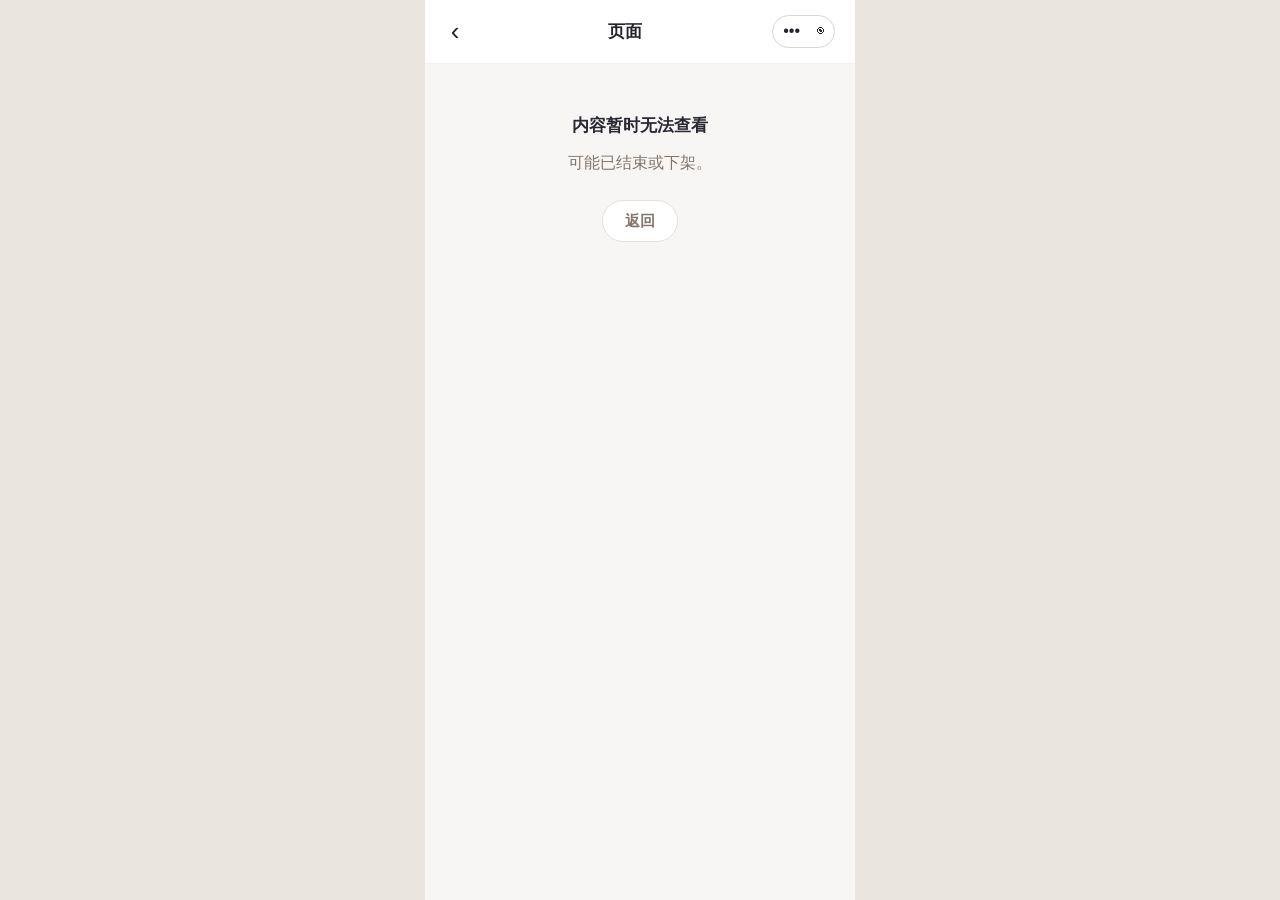
<file: index.html>
<!doctype html>
<html lang="zh-CN">
<head>
  <meta charset="utf-8">
  <meta name="viewport" content="width=device-width,initial-scale=1">
  <title>湖北青年有家 · 增长收敛版 v3.0</title>
  <meta name="description" content="增长收敛版 v3.0：每日轻任务、签到、答题、邀请好友、推荐成交与实物积分商城">
  <link rel="stylesheet" href="style.css">
  <link rel="stylesheet" href="ai-gift.css">
  <link rel="stylesheet" href="v3.css">
  <link rel="stylesheet" href="v4.css">
  <link rel="stylesheet" href="v4-room.css">
  <link rel="stylesheet" href="v4-commute-current.css">
  <link rel="stylesheet" href="doubao-gift.css">
  <link rel="stylesheet" href="growth-v3.css">
</head>
<body class="mobile-body">
  <main id="app" class="phone"></main>
  <div id="overlay"></div>
  <div id="toast" role="status"></div>
  <script src="data.js"></script>
  <script src="v3-data.js"></script>
  <script src="doubao-data.js"></script>
  <script src="admin2-data.js"></script>
  <script src="mini.js"></script>
  <script src="v3-mini.js"></script>
  <script src="v4-data.js"></script>
  <script src="v4-room.js"></script>
  <script src="v4-commute-current.js"></script>
  <script src="v4-mini.js"></script>
  <script src="doubao-gift.js"></script>
  <script src="admin2-client.js"></script>
  <script src="growth-data.js"></script>
  <script src="admin3-data.js"></script>
  <script src="growth-v3.js"></script>
  <script src="admin3-client.js"></script>
</body>
</html>
</file>
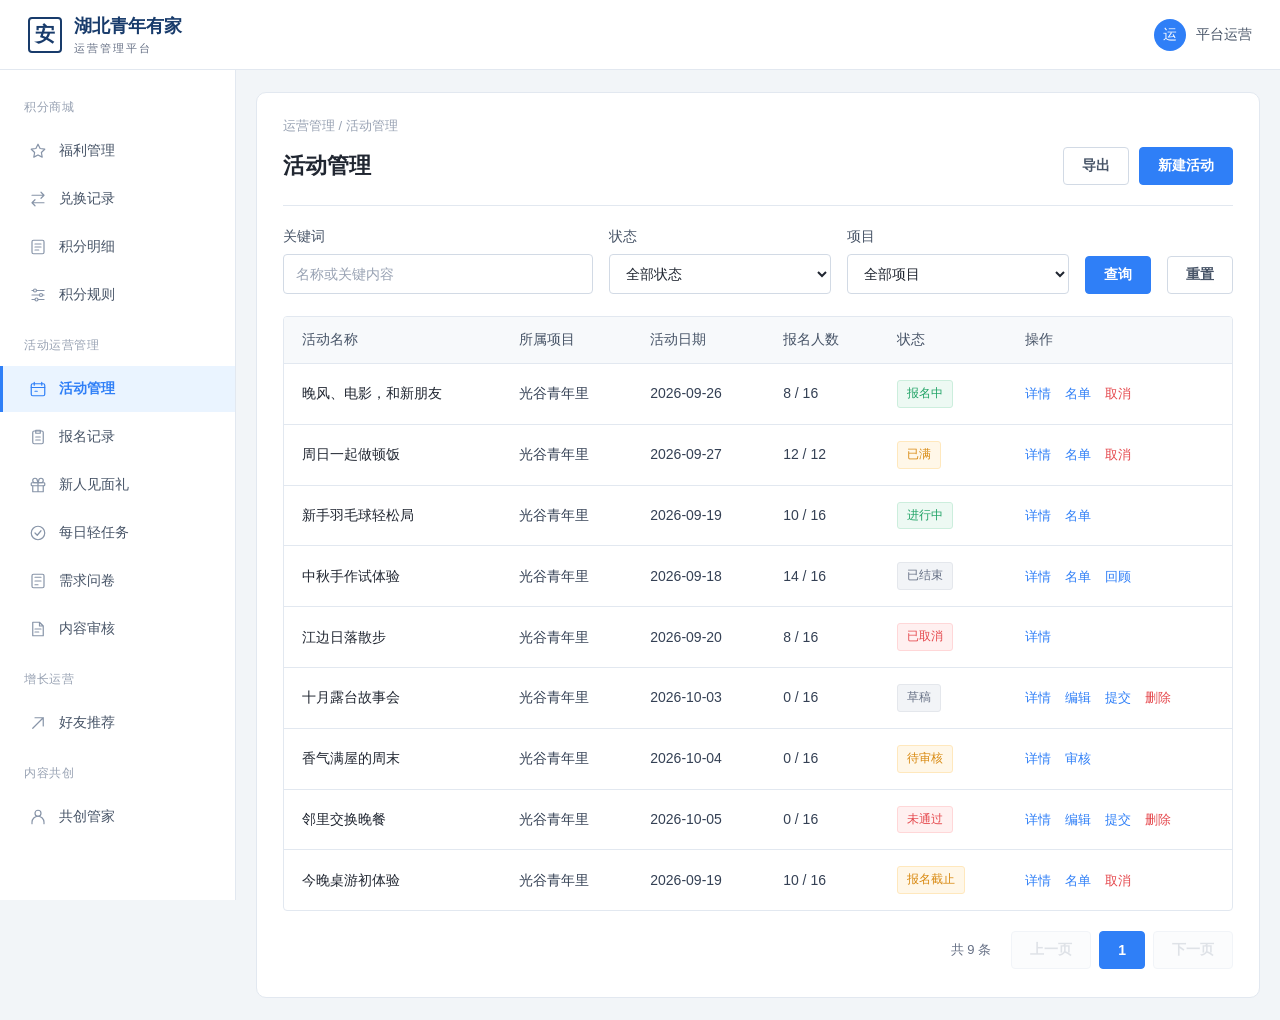
<file: admin-v2-before-growth.html>
<!doctype html>
<html lang="zh-CN">
<head>
  <meta charset="utf-8">
  <meta name="viewport" content="width=device-width,initial-scale=1">
  <title>后台管理 2.0 · 湖北青年有家</title>
  <meta name="description" content="湖北青年有家后台2.0：积分商城、活动运营管理、推荐成交、需求问卷与豆包新人礼">
  <link rel="stylesheet" href="style.css">
  <link rel="stylesheet" href="admin.css">
  <link rel="stylesheet" href="ai-gift.css">
  <link rel="stylesheet" href="v3-admin.css">
  <link rel="stylesheet" href="admin2.css">
</head>
<body class="admin-body">
  <div id="admin"></div>
  <div id="overlay"></div>
  <div id="toast" role="status"></div>
  <script src="data.js"></script>
  <script src="v3-data.js"></script>
  <script src="doubao-data.js"></script>
  <script src="admin2-data.js"></script>
  <script src="v3-admin.js"></script>
  <script src="admin.js"></script>
  <script src="admin2.js"></script>
</body>
</html>
</file>
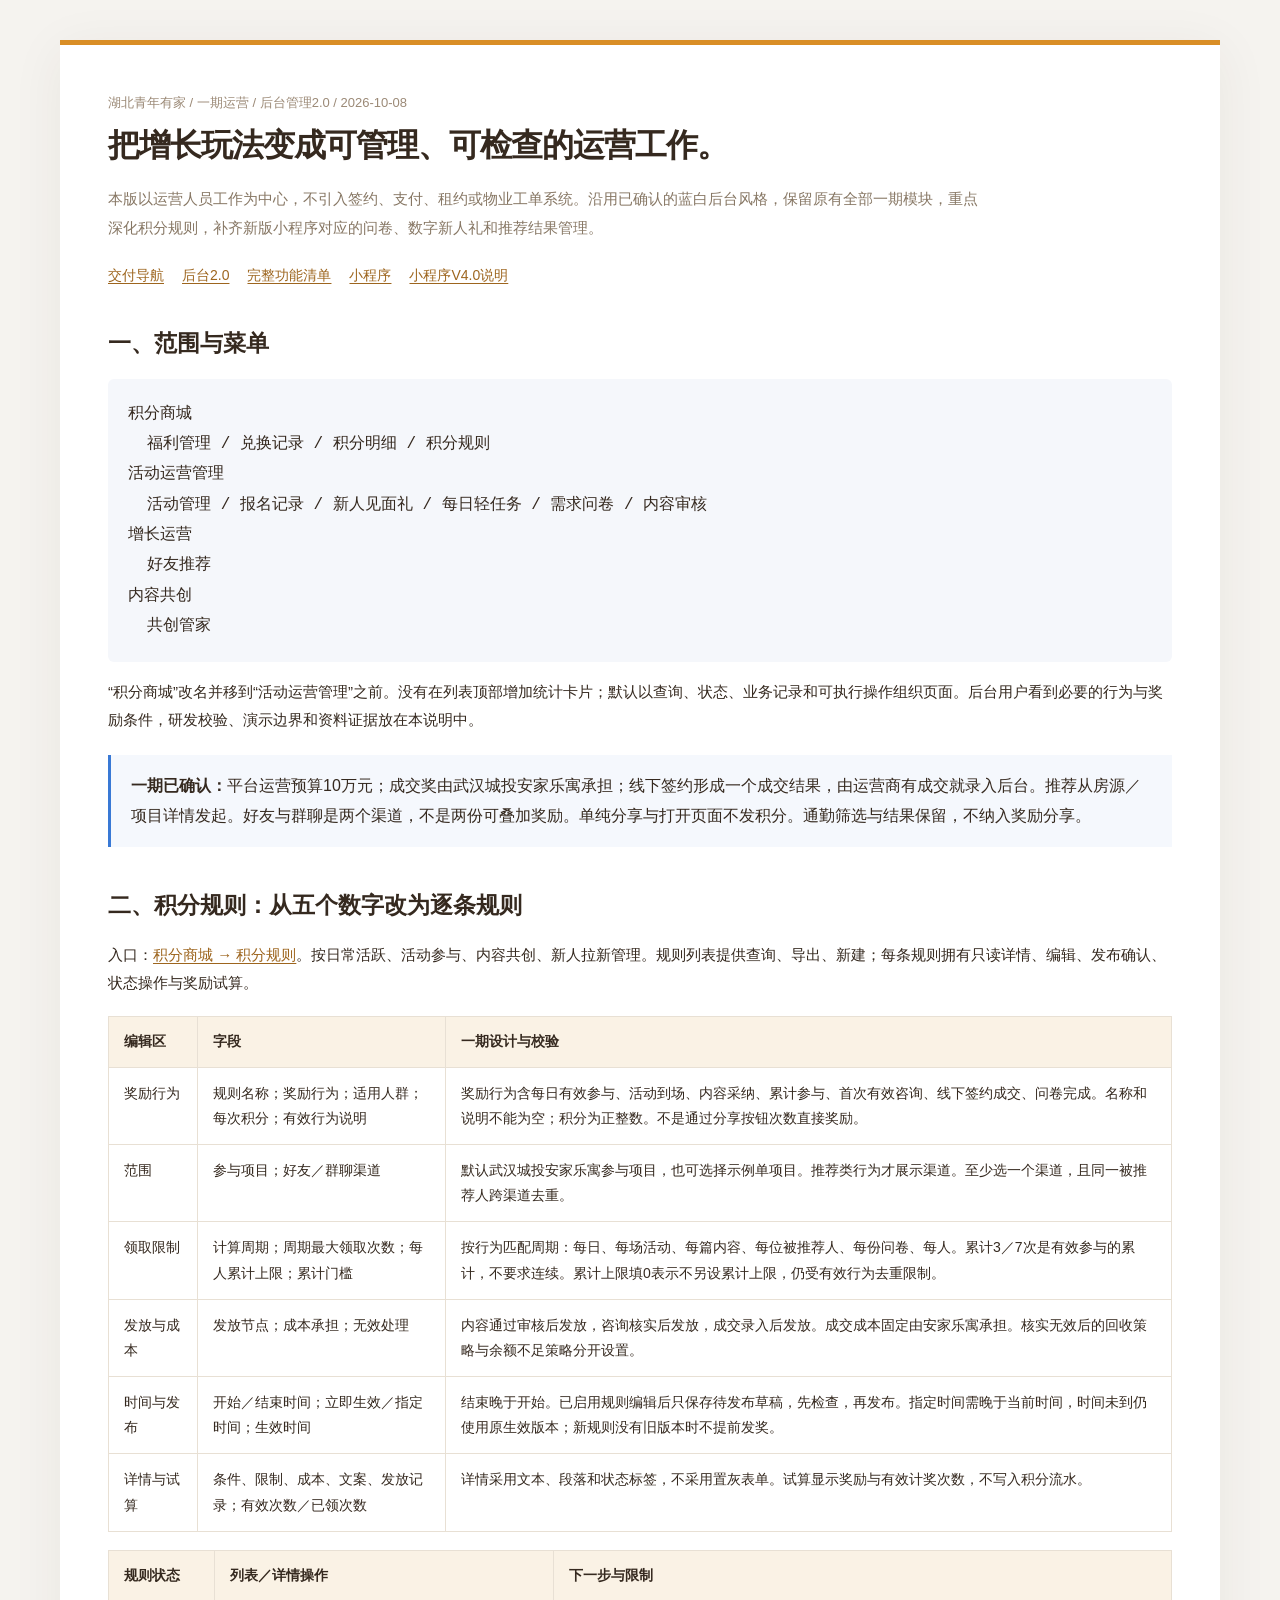
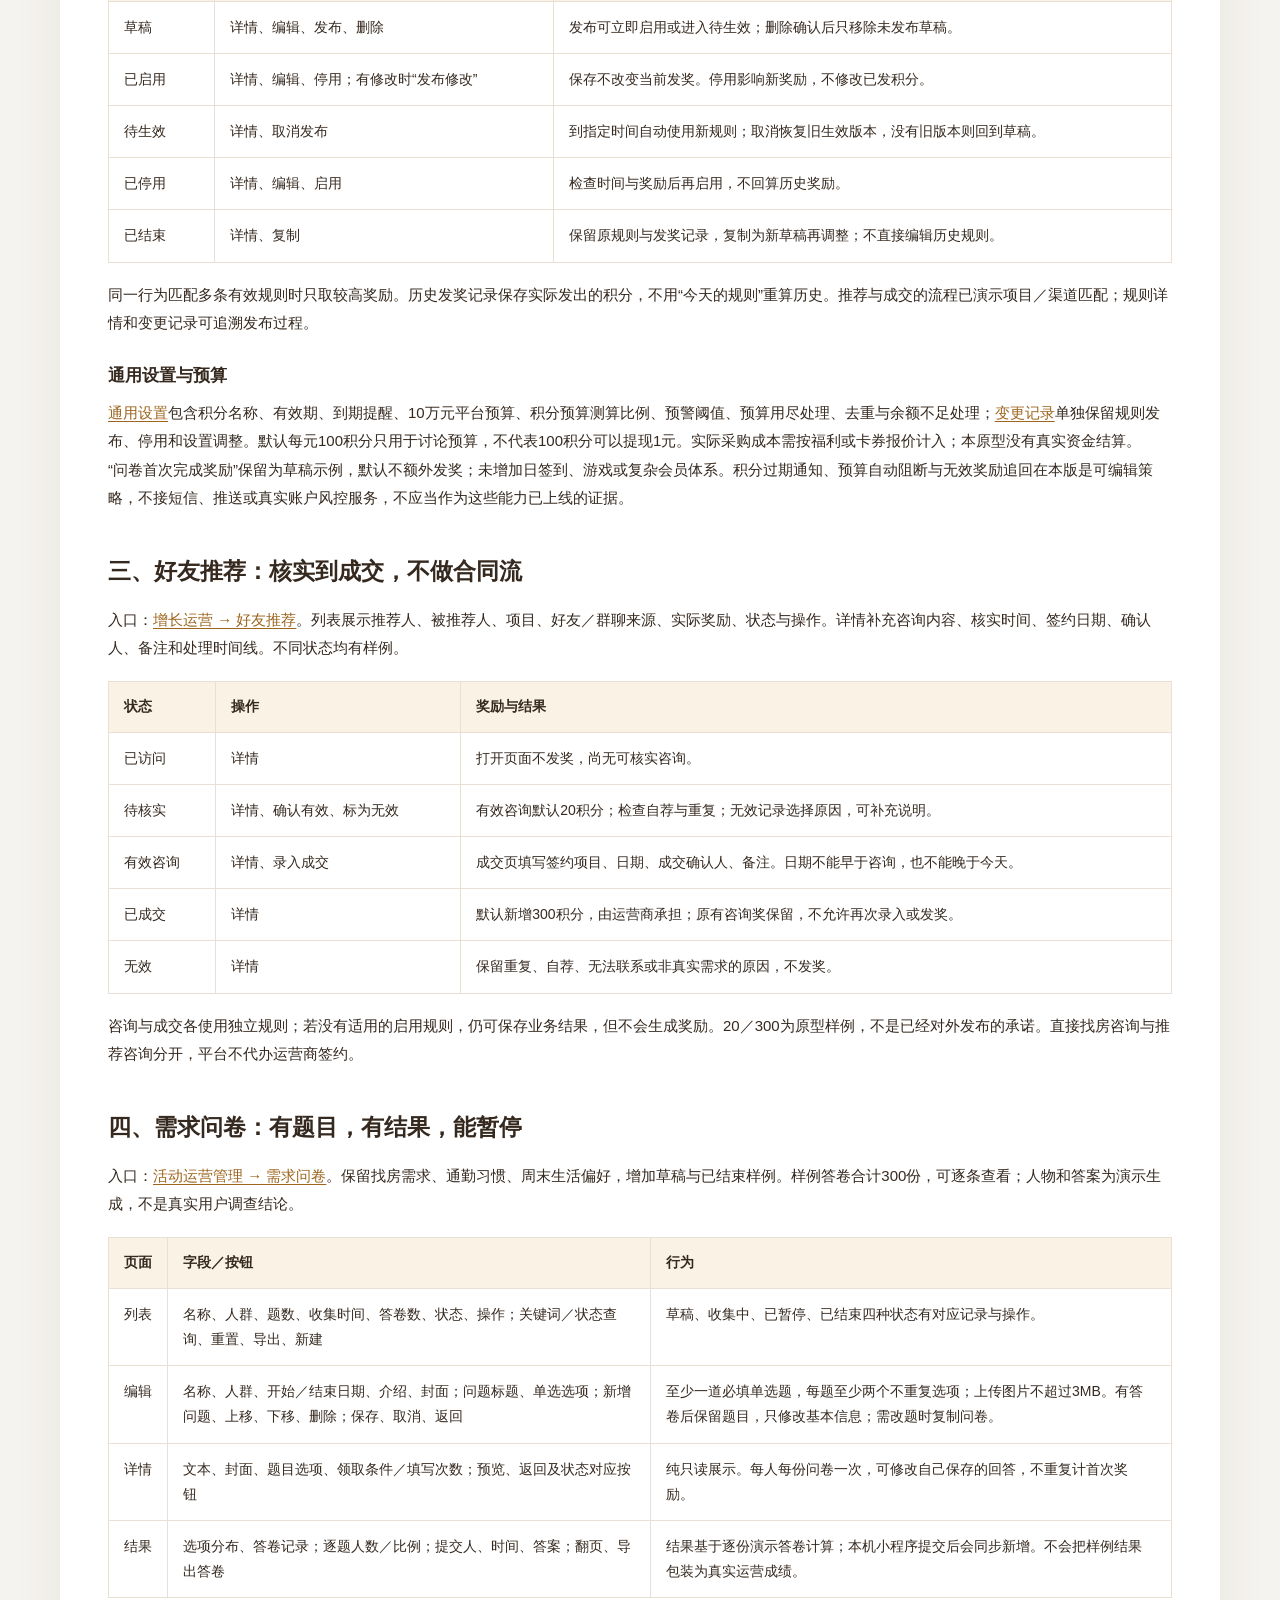
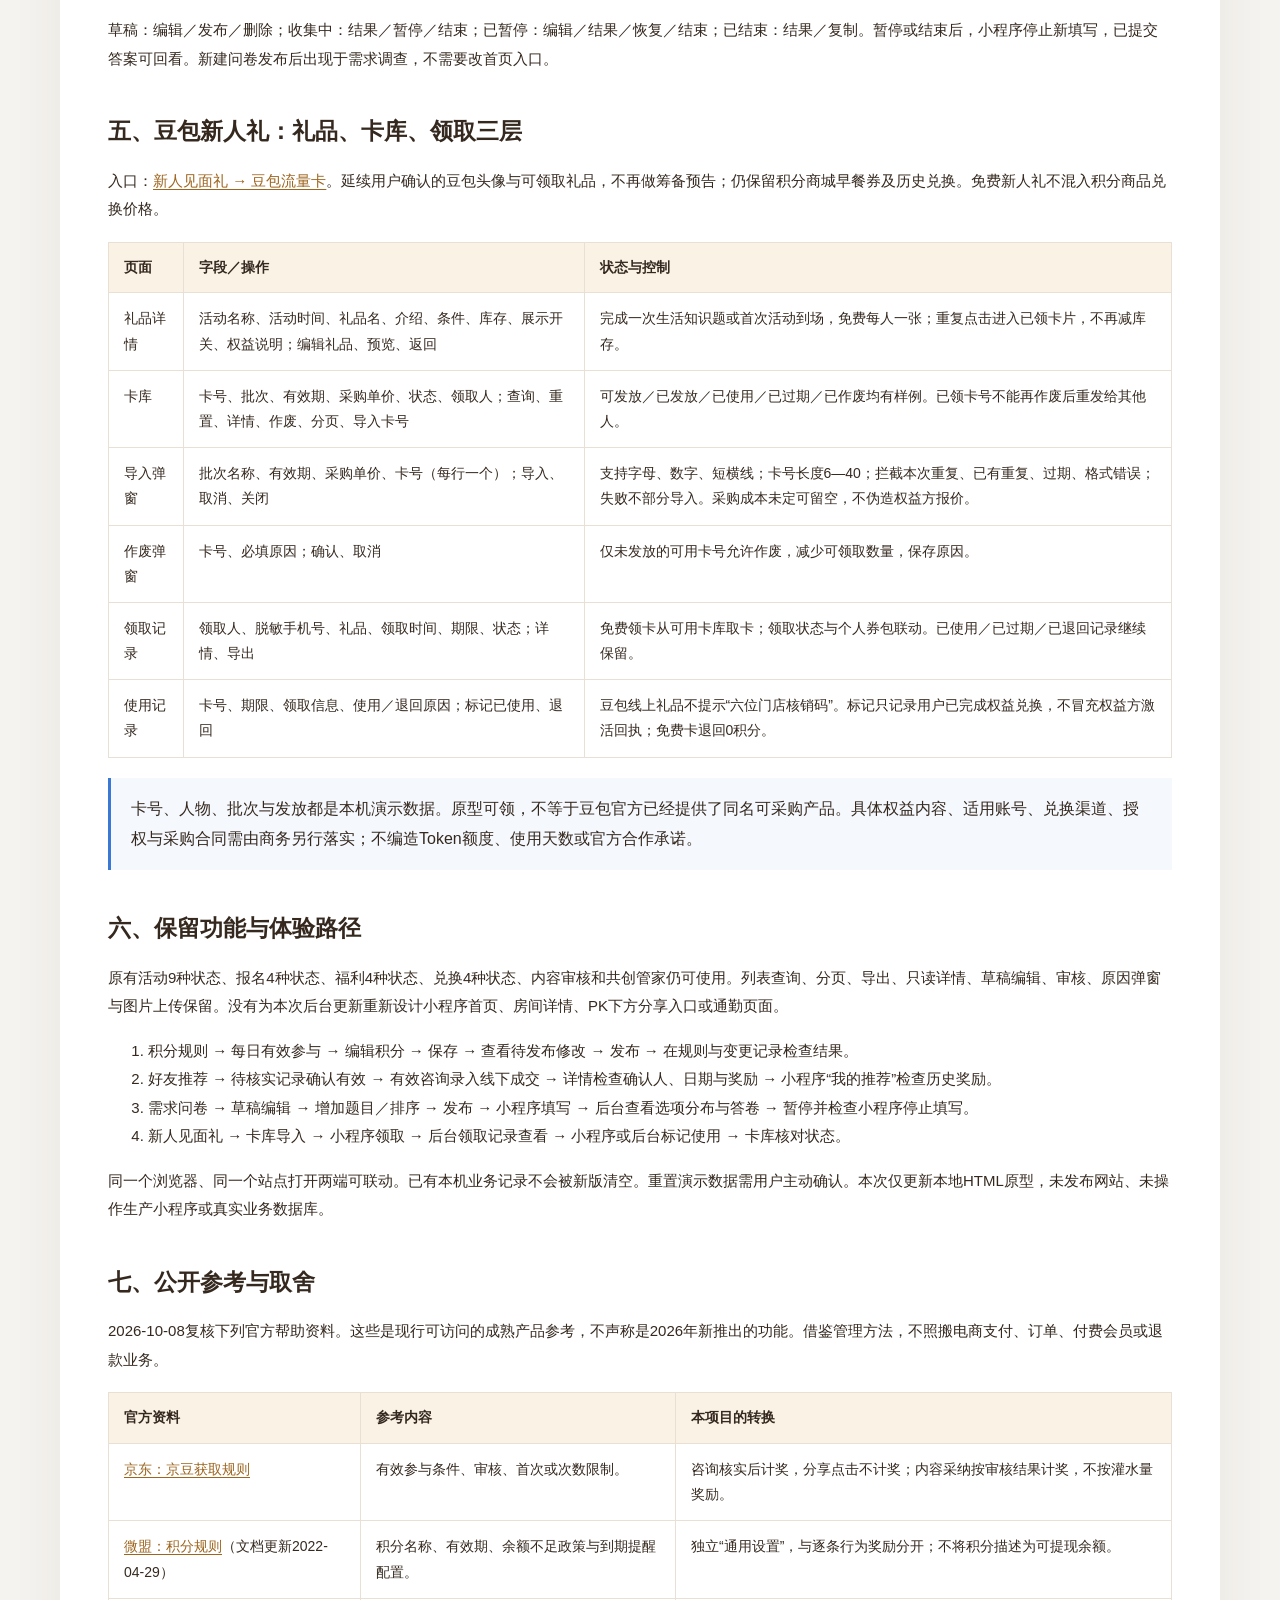
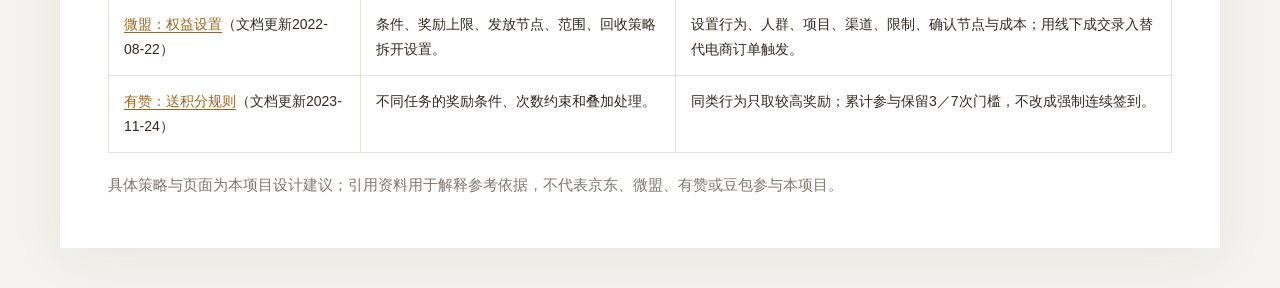
<file: admin2-spec.html>
<!doctype html>
<html lang="zh-CN">
<head><meta charset="utf-8"><meta name="viewport" content="width=device-width,initial-scale=1"><title>后台管理2.0 · 产品设计说明</title><link rel="stylesheet" href="style.css"><link rel="stylesheet" href="docs.css"><style>.doc{max-width:1160px}.doc h2{margin-top:42px}.doc table{font-size:14px}.doc td{white-space:normal;vertical-align:top;line-height:1.8}.doc th{white-space:nowrap}.doc code{font-size:12px}.doc pre{padding:20px;background:#f5f7fb;border-radius:6px;line-height:1.9;overflow:auto}.doc .tag{font-size:12px;background:#edf4ff;color:#3979d5;padding:4px 8px;border-radius:4px}.doc .callout{border-left:3px solid #3979d5;background:#f5f8fd;padding:16px 20px;margin:20px 0;line-height:1.9}</style></head>
<body><main class="doc">
<small>湖北青年有家 / 一期运营 / 后台管理2.0 / 2026-10-08</small>
<h1>把增长玩法变成可管理、可检查的运营工作。</h1>
<p class="intro">本版以运营人员工作为中心，不引入签约、支付、租约或物业工单系统。沿用已确认的蓝白后台风格，保留原有全部一期模块，重点深化积分规则，补齐新版小程序对应的问卷、数字新人礼和推荐结果管理。</p>
<nav><a href="start.html">交付导航</a><a href="admin.html#/rules">后台2.0</a><a href="features.html">完整功能清单</a><a href="index.html">小程序</a><a href="v4-spec.html">小程序V4.0说明</a></nav>

<h2>一、范围与菜单</h2>
<pre>积分商城
  福利管理 / 兑换记录 / 积分明细 / 积分规则
活动运营管理
  活动管理 / 报名记录 / 新人见面礼 / 每日轻任务 / 需求问卷 / 内容审核
增长运营
  好友推荐
内容共创
  共创管家</pre>
<p>“积分商城”改名并移到“活动运营管理”之前。没有在列表顶部增加统计卡片；默认以查询、状态、业务记录和可执行操作组织页面。后台用户看到必要的行为与奖励条件，研发校验、演示边界和资料证据放在本说明中。</p>
<div class="callout"><strong>一期已确认：</strong>平台运营预算10万元；成交奖由武汉城投安家乐寓承担；线下签约形成一个成交结果，由运营商有成交就录入后台。推荐从房源／项目详情发起。好友与群聊是两个渠道，不是两份可叠加奖励。单纯分享与打开页面不发积分。通勤筛选与结果保留，不纳入奖励分享。</div>

<h2>二、积分规则：从五个数字改为逐条规则</h2>
<p>入口：<a href="admin.html#/rules">积分商城 → 积分规则</a>。按日常活跃、活动参与、内容共创、新人拉新管理。规则列表提供查询、导出、新建；每条规则拥有只读详情、编辑、发布确认、状态操作与奖励试算。</p>
<div class="table-scroll"><table><thead><tr><th>编辑区</th><th>字段</th><th>一期设计与校验</th></tr></thead><tbody>
<tr><td>奖励行为</td><td>规则名称；奖励行为；适用人群；每次积分；有效行为说明</td><td>奖励行为含每日有效参与、活动到场、内容采纳、累计参与、首次有效咨询、线下签约成交、问卷完成。名称和说明不能为空；积分为正整数。不是通过分享按钮次数直接奖励。</td></tr>
<tr><td>范围</td><td>参与项目；好友／群聊渠道</td><td>默认武汉城投安家乐寓参与项目，也可选择示例单项目。推荐类行为才展示渠道。至少选一个渠道，且同一被推荐人跨渠道去重。</td></tr>
<tr><td>领取限制</td><td>计算周期；周期最大领取次数；每人累计上限；累计门槛</td><td>按行为匹配周期：每日、每场活动、每篇内容、每位被推荐人、每份问卷、每人。累计3／7次是有效参与的累计，不要求连续。累计上限填0表示不另设累计上限，仍受有效行为去重限制。</td></tr>
<tr><td>发放与成本</td><td>发放节点；成本承担；无效处理</td><td>内容通过审核后发放，咨询核实后发放，成交录入后发放。成交成本固定由安家乐寓承担。核实无效后的回收策略与余额不足策略分开设置。</td></tr>
<tr><td>时间与发布</td><td>开始／结束时间；立即生效／指定时间；生效时间</td><td>结束晚于开始。已启用规则编辑后只保存待发布草稿，先检查，再发布。指定时间需晚于当前时间，时间未到仍使用原生效版本；新规则没有旧版本时不提前发奖。</td></tr>
<tr><td>详情与试算</td><td>条件、限制、成本、文案、发放记录；有效次数／已领次数</td><td>详情采用文本、段落和状态标签，不采用置灰表单。试算显示奖励与有效计奖次数，不写入积分流水。</td></tr>
</tbody></table></div>
<div class="table-scroll"><table><thead><tr><th>规则状态</th><th>列表／详情操作</th><th>下一步与限制</th></tr></thead><tbody>
<tr><td>草稿</td><td>详情、编辑、发布、删除</td><td>发布可立即启用或进入待生效；删除确认后只移除未发布草稿。</td></tr>
<tr><td>已启用</td><td>详情、编辑、停用；有修改时“发布修改”</td><td>保存不改变当前发奖。停用影响新奖励，不修改已发积分。</td></tr>
<tr><td>待生效</td><td>详情、取消发布</td><td>到指定时间自动使用新规则；取消恢复旧生效版本，没有旧版本则回到草稿。</td></tr>
<tr><td>已停用</td><td>详情、编辑、启用</td><td>检查时间与奖励后再启用，不回算历史奖励。</td></tr>
<tr><td>已结束</td><td>详情、复制</td><td>保留原规则与发奖记录，复制为新草稿再调整；不直接编辑历史规则。</td></tr>
</tbody></table></div>
<p>同一行为匹配多条有效规则时只取较高奖励。历史发奖记录保存实际发出的积分，不用“今天的规则”重算历史。推荐与成交的流程已演示项目／渠道匹配；规则详情和变更记录可追溯发布过程。</p>
<h3>通用设置与预算</h3>
<p><a href="admin.html#/rules/settings">通用设置</a>包含积分名称、有效期、到期提醒、10万元平台预算、积分预算测算比例、预警阈值、预算用尽处理、去重与余额不足处理；<a href="admin.html#/rules/history">变更记录</a>单独保留规则发布、停用和设置调整。默认每元100积分只用于讨论预算，不代表100积分可以提现1元。实际采购成本需按福利或卡券报价计入；本原型没有真实资金结算。</p>
<p>“问卷首次完成奖励”保留为草稿示例，默认不额外发奖；未增加日签到、游戏或复杂会员体系。积分过期通知、预算自动阻断与无效奖励追回在本版是可编辑策略，不接短信、推送或真实账户风控服务，不应当作为这些能力已上线的证据。</p>

<h2>三、好友推荐：核实到成交，不做合同流</h2>
<p>入口：<a href="admin.html#/referrals">增长运营 → 好友推荐</a>。列表展示推荐人、被推荐人、项目、好友／群聊来源、实际奖励、状态与操作。详情补充咨询内容、核实时间、签约日期、确认人、备注和处理时间线。不同状态均有样例。</p>
<div class="table-scroll"><table><thead><tr><th>状态</th><th>操作</th><th>奖励与结果</th></tr></thead><tbody>
<tr><td>已访问</td><td>详情</td><td>打开页面不发奖，尚无可核实咨询。</td></tr>
<tr><td>待核实</td><td>详情、确认有效、标为无效</td><td>有效咨询默认20积分；检查自荐与重复；无效记录选择原因，可补充说明。</td></tr>
<tr><td>有效咨询</td><td>详情、录入成交</td><td>成交页填写签约项目、日期、成交确认人、备注。日期不能早于咨询，也不能晚于今天。</td></tr>
<tr><td>已成交</td><td>详情</td><td>默认新增300积分，由运营商承担；原有咨询奖保留，不允许再次录入或发奖。</td></tr>
<tr><td>无效</td><td>详情</td><td>保留重复、自荐、无法联系或非真实需求的原因，不发奖。</td></tr>
</tbody></table></div>
<p>咨询与成交各使用独立规则；若没有适用的启用规则，仍可保存业务结果，但不会生成奖励。20／300为原型样例，不是已经对外发布的承诺。直接找房咨询与推荐咨询分开，平台不代办运营商签约。</p>

<h2>四、需求问卷：有题目，有结果，能暂停</h2>
<p>入口：<a href="admin.html#/surveys">活动运营管理 → 需求问卷</a>。保留找房需求、通勤习惯、周末生活偏好，增加草稿与已结束样例。样例答卷合计300份，可逐条查看；人物和答案为演示生成，不是真实用户调查结论。</p>
<div class="table-scroll"><table><thead><tr><th>页面</th><th>字段／按钮</th><th>行为</th></tr></thead><tbody>
<tr><td>列表</td><td>名称、人群、题数、收集时间、答卷数、状态、操作；关键词／状态查询、重置、导出、新建</td><td>草稿、收集中、已暂停、已结束四种状态有对应记录与操作。</td></tr>
<tr><td>编辑</td><td>名称、人群、开始／结束日期、介绍、封面；问题标题、单选选项；新增问题、上移、下移、删除；保存、取消、返回</td><td>至少一道必填单选题，每题至少两个不重复选项；上传图片不超过3MB。有答卷后保留题目，只修改基本信息；需改题时复制问卷。</td></tr>
<tr><td>详情</td><td>文本、封面、题目选项、领取条件／填写次数；预览、返回及状态对应按钮</td><td>纯只读展示。每人每份问卷一次，可修改自己保存的回答，不重复计首次奖励。</td></tr>
<tr><td>结果</td><td>选项分布、答卷记录；逐题人数／比例；提交人、时间、答案；翻页、导出答卷</td><td>结果基于逐份演示答卷计算；本机小程序提交后会同步新增。不会把样例结果包装为真实运营成绩。</td></tr>
</tbody></table></div>
<p>草稿：编辑／发布／删除；收集中：结果／暂停／结束；已暂停：编辑／结果／恢复／结束；已结束：结果／复制。暂停或结束后，小程序停止新填写，已提交答案可回看。新建问卷发布后出现于需求调查，不需要改首页入口。</p>

<h2>五、豆包新人礼：礼品、卡库、领取三层</h2>
<p>入口：<a href="admin.html#/newcomers/n1">新人见面礼 → 豆包流量卡</a>。延续用户确认的豆包头像与可领取礼品，不再做筹备预告；仍保留积分商城早餐券及历史兑换。免费新人礼不混入积分商品兑换价格。</p>
<div class="table-scroll"><table><thead><tr><th>页面</th><th>字段／操作</th><th>状态与控制</th></tr></thead><tbody>
<tr><td>礼品详情</td><td>活动名称、活动时间、礼品名、介绍、条件、库存、展示开关、权益说明；编辑礼品、预览、返回</td><td>完成一次生活知识题或首次活动到场，免费每人一张；重复点击进入已领卡片，不再减库存。</td></tr>
<tr><td>卡库</td><td>卡号、批次、有效期、采购单价、状态、领取人；查询、重置、详情、作废、分页、导入卡号</td><td>可发放／已发放／已使用／已过期／已作废均有样例。已领卡号不能再作废后重发给其他人。</td></tr>
<tr><td>导入弹窗</td><td>批次名称、有效期、采购单价、卡号（每行一个）；导入、取消、关闭</td><td>支持字母、数字、短横线；卡号长度6—40；拦截本次重复、已有重复、过期、格式错误；失败不部分导入。采购成本未定可留空，不伪造权益方报价。</td></tr>
<tr><td>作废弹窗</td><td>卡号、必填原因；确认、取消</td><td>仅未发放的可用卡号允许作废，减少可领取数量，保存原因。</td></tr>
<tr><td>领取记录</td><td>领取人、脱敏手机号、礼品、领取时间、期限、状态；详情、导出</td><td>免费领卡从可用卡库取卡；领取状态与个人券包联动。已使用／已过期／已退回记录继续保留。</td></tr>
<tr><td>使用记录</td><td>卡号、期限、领取信息、使用／退回原因；标记已使用、退回</td><td>豆包线上礼品不提示“六位门店核销码”。标记只记录用户已完成权益兑换，不冒充权益方激活回执；免费卡退回0积分。</td></tr>
</tbody></table></div>
<div class="callout">卡号、人物、批次与发放都是本机演示数据。原型可领，不等于豆包官方已经提供了同名可采购产品。具体权益内容、适用账号、兑换渠道、授权与采购合同需由商务另行落实；不编造Token额度、使用天数或官方合作承诺。</div>

<h2>六、保留功能与体验路径</h2>
<p>原有活动9种状态、报名4种状态、福利4种状态、兑换4种状态、内容审核和共创管家仍可使用。列表查询、分页、导出、只读详情、草稿编辑、审核、原因弹窗与图片上传保留。没有为本次后台更新重新设计小程序首页、房间详情、PK下方分享入口或通勤页面。</p>
<ol>
<li>积分规则 → 每日有效参与 → 编辑积分 → 保存 → 查看待发布修改 → 发布 → 在规则与变更记录检查结果。</li>
<li>好友推荐 → 待核实记录确认有效 → 有效咨询录入线下成交 → 详情检查确认人、日期与奖励 → 小程序“我的推荐”检查历史奖励。</li>
<li>需求问卷 → 草稿编辑 → 增加题目／排序 → 发布 → 小程序填写 → 后台查看选项分布与答卷 → 暂停并检查小程序停止填写。</li>
<li>新人见面礼 → 卡库导入 → 小程序领取 → 后台领取记录查看 → 小程序或后台标记使用 → 卡库核对状态。</li>
</ol>
<p>同一个浏览器、同一个站点打开两端可联动。已有本机业务记录不会被新版清空。重置演示数据需用户主动确认。本次仅更新本地HTML原型，未发布网站、未操作生产小程序或真实业务数据库。</p>

<h2>七、公开参考与取舍</h2>
<p>2026-10-08复核下列官方帮助资料。这些是现行可访问的成熟产品参考，不声称是2026年新推出的功能。借鉴管理方法，不照搬电商支付、订单、付费会员或退款业务。</p>
<div class="table-scroll"><table><thead><tr><th>官方资料</th><th>参考内容</th><th>本项目的转换</th></tr></thead><tbody>
<tr><td><a href="https://help.jd.com/user/issue/167-4224.html" target="_blank" rel="noreferrer">京东：京豆获取规则</a></td><td>有效参与条件、审核、首次或次数限制。</td><td>咨询核实后计奖，分享点击不计奖；内容采纳按审核结果计奖，不按灌水量奖励。</td></tr>
<tr><td><a href="https://help.weimob.com/os/article/6039" target="_blank" rel="noreferrer">微盟：积分规则</a>（文档更新2022-04-29）</td><td>积分名称、有效期、余额不足政策与到期提醒配置。</td><td>独立“通用设置”，与逐条行为奖励分开；不将积分描述为可提现余额。</td></tr>
<tr><td><a href="https://help.weimob.com/os/article/6409" target="_blank" rel="noreferrer">微盟：权益设置</a>（文档更新2022-08-22）</td><td>条件、奖励上限、发放节点、范围、回收策略拆开设置。</td><td>设置行为、人群、项目、渠道、限制、确认节点与成本；用线下成交录入替代电商订单触发。</td></tr>
<tr><td><a href="https://help.youzan.com/displaylist/detail_5_5-2-24446" target="_blank" rel="noreferrer">有赞：送积分规则</a>（文档更新2023-11-24）</td><td>不同任务的奖励条件、次数约束和叠加处理。</td><td>同类行为只取较高奖励；累计参与保留3／7次门槛，不改成强制连续签到。</td></tr>
</tbody></table></div>
<p class="small muted">具体策略与页面为本项目设计建议；引用资料用于解释参考依据，不代表京东、微盟、有赞或豆包参与本项目。</p>
</main></body></html>
</file>
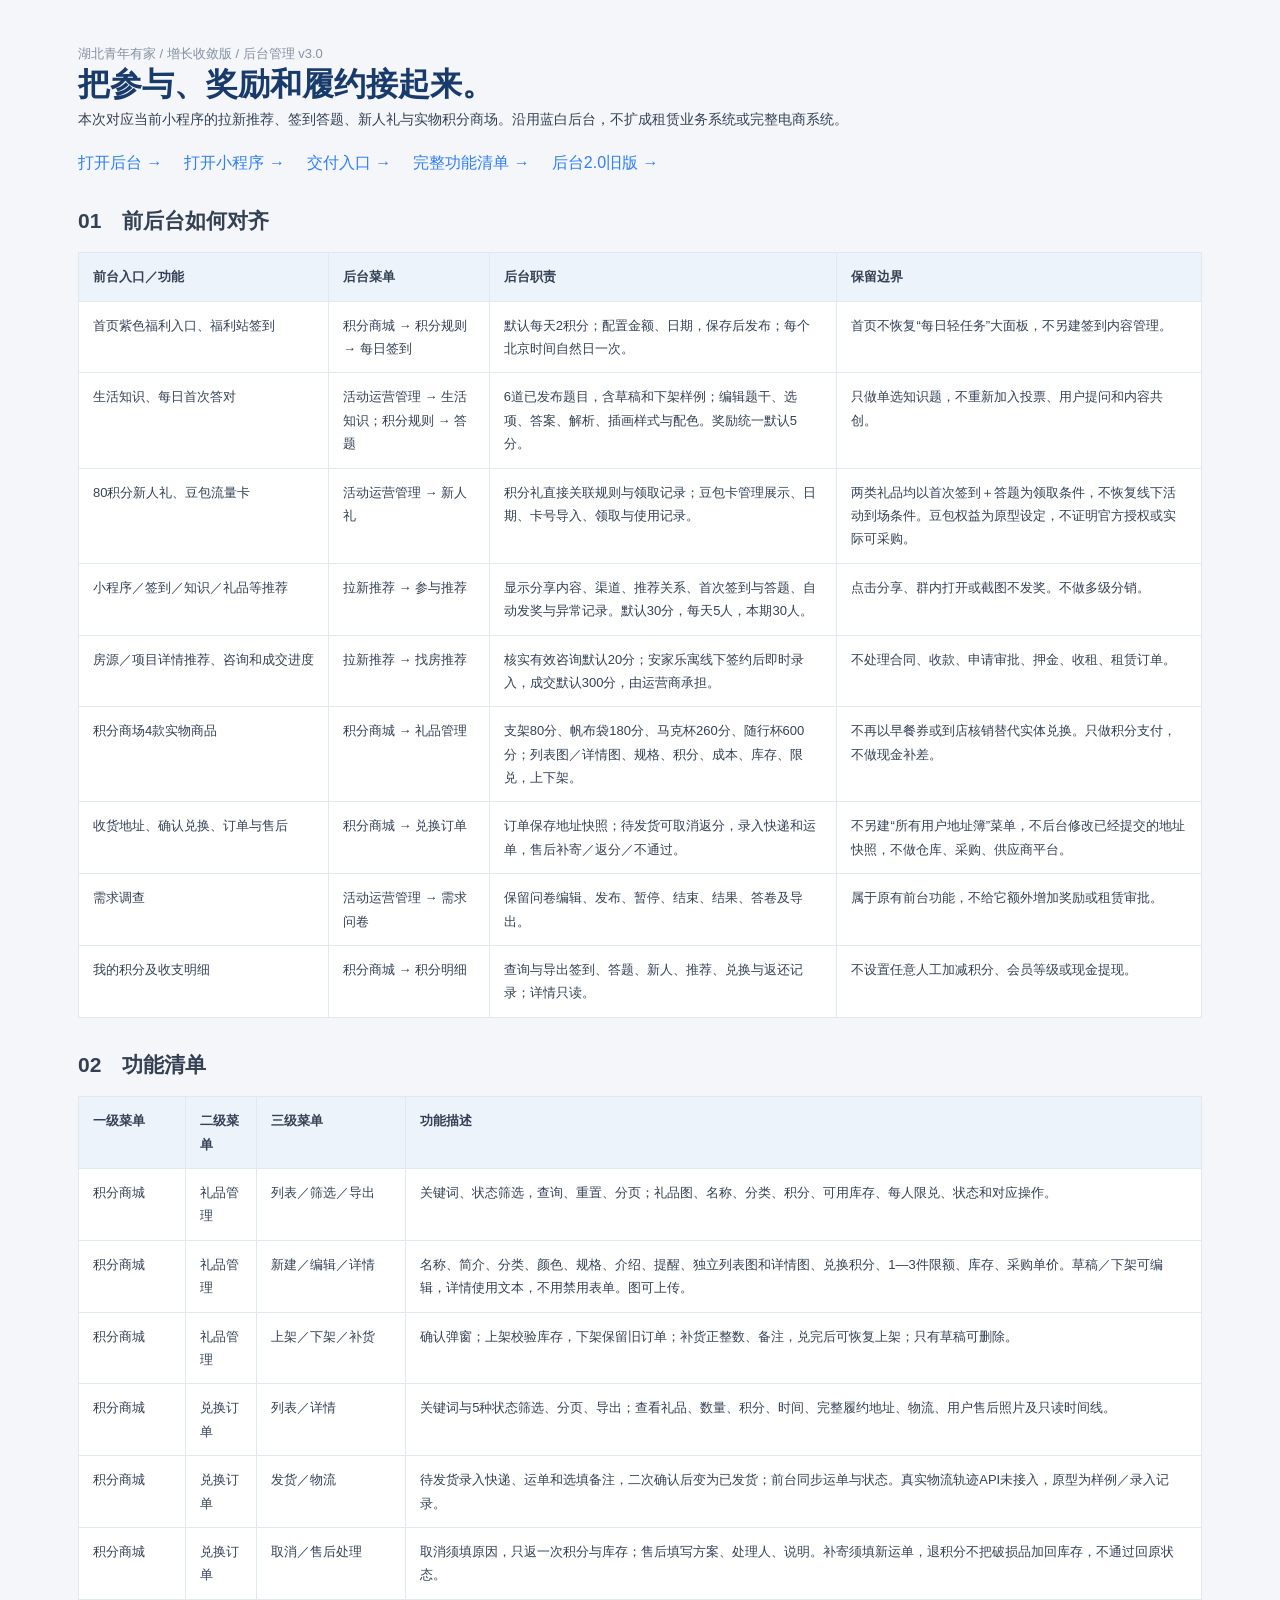
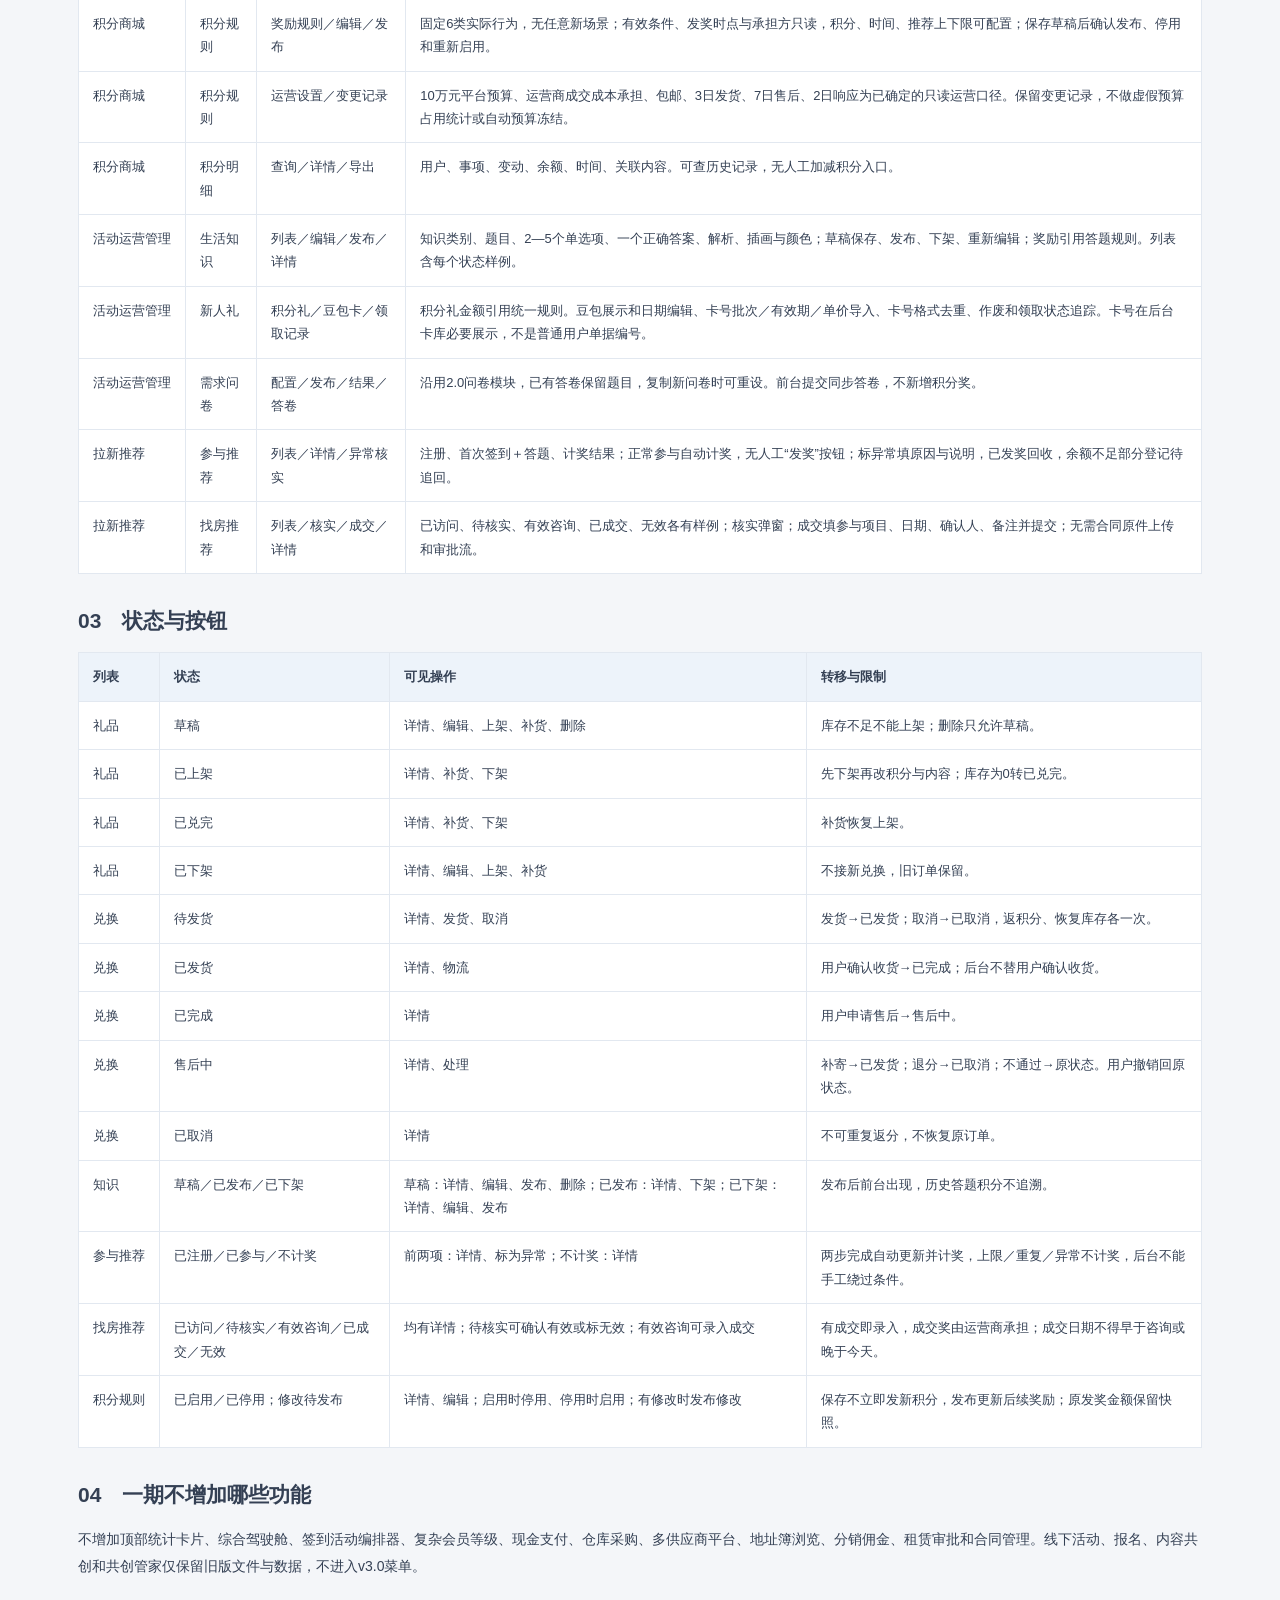
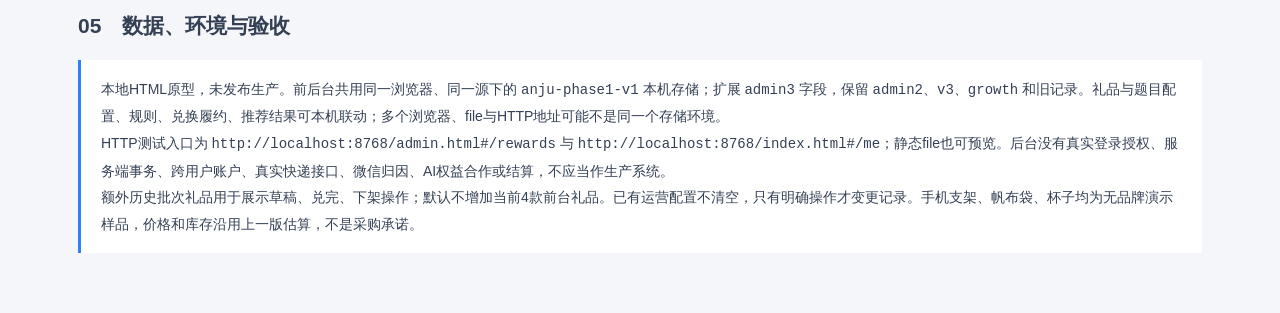
<file: admin3-spec.html>
<!doctype html>
<html lang="zh-CN"><head><meta charset="utf-8"><meta name="viewport" content="width=device-width,initial-scale=1"><title>后台管理 v3.0 · 功能与对齐说明</title><link rel="stylesheet" href="style.css"><link rel="stylesheet" href="docs.css"><style>body{background:#f4f6f9;color:#344054}main{max-width:1180px;margin:auto;padding:44px 28px}h1{font-size:32px;color:#183b6b;letter-spacing:0}h2{margin:32px 0 16px;font-size:21px}p,li{font-size:14px;line-height:1.9}nav{display:flex;gap:22px;margin:20px 0;color:#2f7ff7;flex-wrap:wrap}table{width:100%;border-collapse:collapse;background:white;font-size:13px;line-height:1.8}th,td{border:1px solid #e2e8f0;padding:12px 14px;text-align:left;vertical-align:top}th{background:#edf3fa;font-weight:600}td:first-child{white-space:nowrap}.scroll{overflow:auto}.note{padding:16px 20px;background:white;border-left:3px solid #2f7ff7;margin:18px 0}small{color:#8590a1}.tag{color:#16845b;font-size:13px}</style></head>
<body><main><small>湖北青年有家 / 增长收敛版 / 后台管理 v3.0</small><h1>把参与、奖励和履约接起来。</h1><p>本次对应当前小程序的拉新推荐、签到答题、新人礼与实物积分商场。沿用蓝白后台，不扩成租赁业务系统或完整电商系统。</p>
<nav><a href="admin.html#/rewards">打开后台 →</a><a href="index.html#/me">打开小程序 →</a><a href="start.html">交付入口 →</a><a href="features.html">完整功能清单 →</a><a href="admin-v2-before-growth.html#/events">后台2.0旧版 →</a></nav>
<h2>01　前后台如何对齐</h2>
<div class="scroll"><table><thead><tr><th>前台入口／功能</th><th>后台菜单</th><th>后台职责</th><th>保留边界</th></tr></thead><tbody>
<tr><td>首页紫色福利入口、福利站签到</td><td>积分商城 → 积分规则 → 每日签到</td><td>默认每天2积分；配置金额、日期，保存后发布；每个北京时间自然日一次。</td><td>首页不恢复“每日轻任务”大面板，不另建签到内容管理。</td></tr>
<tr><td>生活知识、每日首次答对</td><td>活动运营管理 → 生活知识；积分规则 → 答题</td><td>6道已发布题目，含草稿和下架样例；编辑题干、选项、答案、解析、插画样式与配色。奖励统一默认5分。</td><td>只做单选知识题，不重新加入投票、用户提问和内容共创。</td></tr>
<tr><td>80积分新人礼、豆包流量卡</td><td>活动运营管理 → 新人礼</td><td>积分礼直接关联规则与领取记录；豆包卡管理展示、日期、卡号导入、领取与使用记录。</td><td>两类礼品均以首次签到＋答题为领取条件，不恢复线下活动到场条件。豆包权益为原型设定，不证明官方授权或实际可采购。</td></tr>
<tr><td>小程序／签到／知识／礼品等推荐</td><td>拉新推荐 → 参与推荐</td><td>显示分享内容、渠道、推荐关系、首次签到与答题、自动发奖与异常记录。默认30分，每天5人，本期30人。</td><td>点击分享、群内打开或截图不发奖。不做多级分销。</td></tr>
<tr><td>房源／项目详情推荐、咨询和成交进度</td><td>拉新推荐 → 找房推荐</td><td>核实有效咨询默认20分；安家乐寓线下签约后即时录入，成交默认300分，由运营商承担。</td><td>不处理合同、收款、申请审批、押金、收租、租赁订单。</td></tr>
<tr><td>积分商场4款实物商品</td><td>积分商城 → 礼品管理</td><td>支架80分、帆布袋180分、马克杯260分、随行杯600分；列表图／详情图、规格、积分、成本、库存、限兑，上下架。</td><td>不再以早餐券或到店核销替代实体兑换。只做积分支付，不做现金补差。</td></tr>
<tr><td>收货地址、确认兑换、订单与售后</td><td>积分商城 → 兑换订单</td><td>订单保存地址快照；待发货可取消返分，录入快递和运单，售后补寄／返分／不通过。</td><td>不另建“所有用户地址簿”菜单，不后台修改已经提交的地址快照，不做仓库、采购、供应商平台。</td></tr>
<tr><td>需求调查</td><td>活动运营管理 → 需求问卷</td><td>保留问卷编辑、发布、暂停、结束、结果、答卷及导出。</td><td>属于原有前台功能，不给它额外增加奖励或租赁审批。</td></tr>
<tr><td>我的积分及收支明细</td><td>积分商城 → 积分明细</td><td>查询与导出签到、答题、新人、推荐、兑换与返还记录；详情只读。</td><td>不设置任意人工加减积分、会员等级或现金提现。</td></tr>
</tbody></table></div>
<h2>02　功能清单</h2>
<div class="scroll"><table><thead><tr><th>一级菜单</th><th>二级菜单</th><th>三级菜单</th><th>功能描述</th></tr></thead><tbody>
<tr><td>积分商城</td><td>礼品管理</td><td>列表／筛选／导出</td><td>关键词、状态筛选，查询、重置、分页；礼品图、名称、分类、积分、可用库存、每人限兑、状态和对应操作。</td></tr>
<tr><td>积分商城</td><td>礼品管理</td><td>新建／编辑／详情</td><td>名称、简介、分类、颜色、规格、介绍、提醒、独立列表图和详情图、兑换积分、1—3件限额、库存、采购单价。草稿／下架可编辑，详情使用文本，不用禁用表单。图可上传。</td></tr>
<tr><td>积分商城</td><td>礼品管理</td><td>上架／下架／补货</td><td>确认弹窗；上架校验库存，下架保留旧订单；补货正整数、备注，兑完后可恢复上架；只有草稿可删除。</td></tr>
<tr><td>积分商城</td><td>兑换订单</td><td>列表／详情</td><td>关键词与5种状态筛选、分页、导出；查看礼品、数量、积分、时间、完整履约地址、物流、用户售后照片及只读时间线。</td></tr>
<tr><td>积分商城</td><td>兑换订单</td><td>发货／物流</td><td>待发货录入快递、运单和选填备注，二次确认后变为已发货；前台同步运单与状态。真实物流轨迹API未接入，原型为样例／录入记录。</td></tr>
<tr><td>积分商城</td><td>兑换订单</td><td>取消／售后处理</td><td>取消须填原因，只返一次积分与库存；售后填写方案、处理人、说明。补寄须填新运单，退积分不把破损品加回库存，不通过回原状态。</td></tr>
<tr><td>积分商城</td><td>积分规则</td><td>奖励规则／编辑／发布</td><td>固定6类实际行为，无任意新场景；有效条件、发奖时点与承担方只读，积分、时间、推荐上下限可配置；保存草稿后确认发布、停用和重新启用。</td></tr>
<tr><td>积分商城</td><td>积分规则</td><td>运营设置／变更记录</td><td>10万元平台预算、运营商成交成本承担、包邮、3日发货、7日售后、2日响应为已确定的只读运营口径。保留变更记录，不做虚假预算占用统计或自动预算冻结。</td></tr>
<tr><td>积分商城</td><td>积分明细</td><td>查询／详情／导出</td><td>用户、事项、变动、余额、时间、关联内容。可查历史记录，无人工加减积分入口。</td></tr>
<tr><td>活动运营管理</td><td>生活知识</td><td>列表／编辑／发布／详情</td><td>知识类别、题目、2—5个单选项、一个正确答案、解析、插画与颜色；草稿保存、发布、下架、重新编辑；奖励引用答题规则。列表含每个状态样例。</td></tr>
<tr><td>活动运营管理</td><td>新人礼</td><td>积分礼／豆包卡／领取记录</td><td>积分礼金额引用统一规则。豆包展示和日期编辑、卡号批次／有效期／单价导入、卡号格式去重、作废和领取状态追踪。卡号在后台卡库必要展示，不是普通用户单据编号。</td></tr>
<tr><td>活动运营管理</td><td>需求问卷</td><td>配置／发布／结果／答卷</td><td>沿用2.0问卷模块，已有答卷保留题目，复制新问卷时可重设。前台提交同步答卷，不新增积分奖。</td></tr>
<tr><td>拉新推荐</td><td>参与推荐</td><td>列表／详情／异常核实</td><td>注册、首次签到＋答题、计奖结果；正常参与自动计奖，无人工“发奖”按钮；标异常填原因与说明，已发奖回收，余额不足部分登记待追回。</td></tr>
<tr><td>拉新推荐</td><td>找房推荐</td><td>列表／核实／成交／详情</td><td>已访问、待核实、有效咨询、已成交、无效各有样例；核实弹窗；成交填参与项目、日期、确认人、备注并提交；无需合同原件上传和审批流。</td></tr>
</tbody></table></div>
<h2>03　状态与按钮</h2>
<div class="scroll"><table><thead><tr><th>列表</th><th>状态</th><th>可见操作</th><th>转移与限制</th></tr></thead><tbody>
<tr><td>礼品</td><td>草稿</td><td>详情、编辑、上架、补货、删除</td><td>库存不足不能上架；删除只允许草稿。</td></tr><tr><td>礼品</td><td>已上架</td><td>详情、补货、下架</td><td>先下架再改积分与内容；库存为0转已兑完。</td></tr><tr><td>礼品</td><td>已兑完</td><td>详情、补货、下架</td><td>补货恢复上架。</td></tr><tr><td>礼品</td><td>已下架</td><td>详情、编辑、上架、补货</td><td>不接新兑换，旧订单保留。</td></tr>
<tr><td>兑换</td><td>待发货</td><td>详情、发货、取消</td><td>发货→已发货；取消→已取消，返积分、恢复库存各一次。</td></tr><tr><td>兑换</td><td>已发货</td><td>详情、物流</td><td>用户确认收货→已完成；后台不替用户确认收货。</td></tr><tr><td>兑换</td><td>已完成</td><td>详情</td><td>用户申请售后→售后中。</td></tr><tr><td>兑换</td><td>售后中</td><td>详情、处理</td><td>补寄→已发货；退分→已取消；不通过→原状态。用户撤销回原状态。</td></tr><tr><td>兑换</td><td>已取消</td><td>详情</td><td>不可重复返分，不恢复原订单。</td></tr>
<tr><td>知识</td><td>草稿／已发布／已下架</td><td>草稿：详情、编辑、发布、删除；已发布：详情、下架；已下架：详情、编辑、发布</td><td>发布后前台出现，历史答题积分不追溯。</td></tr>
<tr><td>参与推荐</td><td>已注册／已参与／不计奖</td><td>前两项：详情、标为异常；不计奖：详情</td><td>两步完成自动更新并计奖，上限／重复／异常不计奖，后台不能手工绕过条件。</td></tr>
<tr><td>找房推荐</td><td>已访问／待核实／有效咨询／已成交／无效</td><td>均有详情；待核实可确认有效或标无效；有效咨询可录入成交</td><td>有成交即录入，成交奖由运营商承担；成交日期不得早于咨询或晚于今天。</td></tr>
<tr><td>积分规则</td><td>已启用／已停用；修改待发布</td><td>详情、编辑；启用时停用、停用时启用；有修改时发布修改</td><td>保存不立即发新积分，发布更新后续奖励；原发奖金额保留快照。</td></tr>
</tbody></table></div>
<h2>04　一期不增加哪些功能</h2><p>不增加顶部统计卡片、综合驾驶舱、签到活动编排器、复杂会员等级、现金支付、仓库采购、多供应商平台、地址簿浏览、分销佣金、租赁审批和合同管理。线下活动、报名、内容共创和共创管家仅保留旧版文件与数据，不进入v3.0菜单。</p>
<h2>05　数据、环境与验收</h2><div class="note"><p>本地HTML原型，未发布生产。前后台共用同一浏览器、同一源下的 <code>anju-phase1-v1</code> 本机存储；扩展 <code>admin3</code> 字段，保留 <code>admin2</code>、<code>v3</code>、<code>growth</code> 和旧记录。礼品与题目配置、规则、兑换履约、推荐结果可本机联动；多个浏览器、file与HTTP地址可能不是同一个存储环境。</p><p>HTTP测试入口为 <code>http://localhost:8768/admin.html#/rewards</code> 与 <code>http://localhost:8768/index.html#/me</code>；静态file也可预览。后台没有真实登录授权、服务端事务、跨用户账户、真实快递接口、微信归因、AI权益合作或结算，不应当作生产系统。</p><p>额外历史批次礼品用于展示草稿、兑完、下架操作；默认不增加当前4款前台礼品。已有运营配置不清空，只有明确操作才变更记录。手机支架、帆布袋、杯子均为无品牌演示样品，价格和库存沿用上一版估算，不是采购承诺。</p></div>
</main></body></html>
</file>
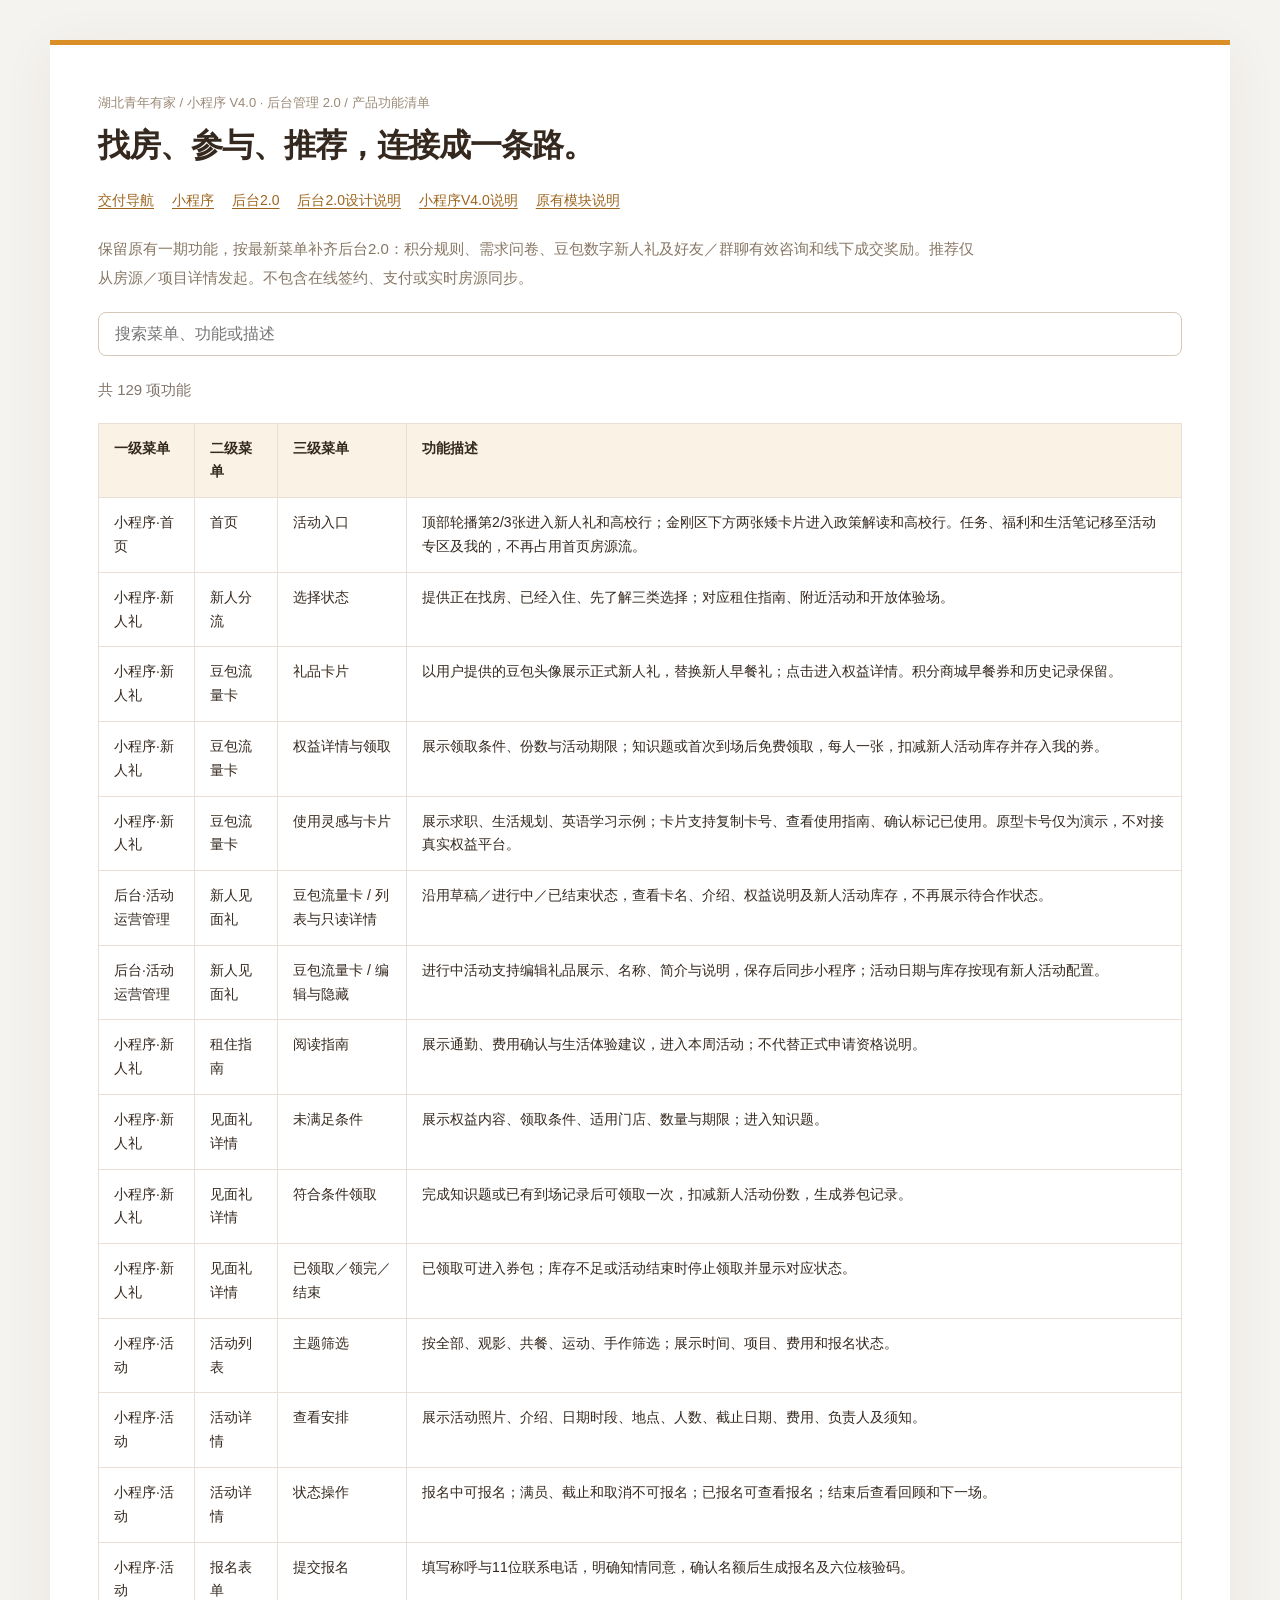
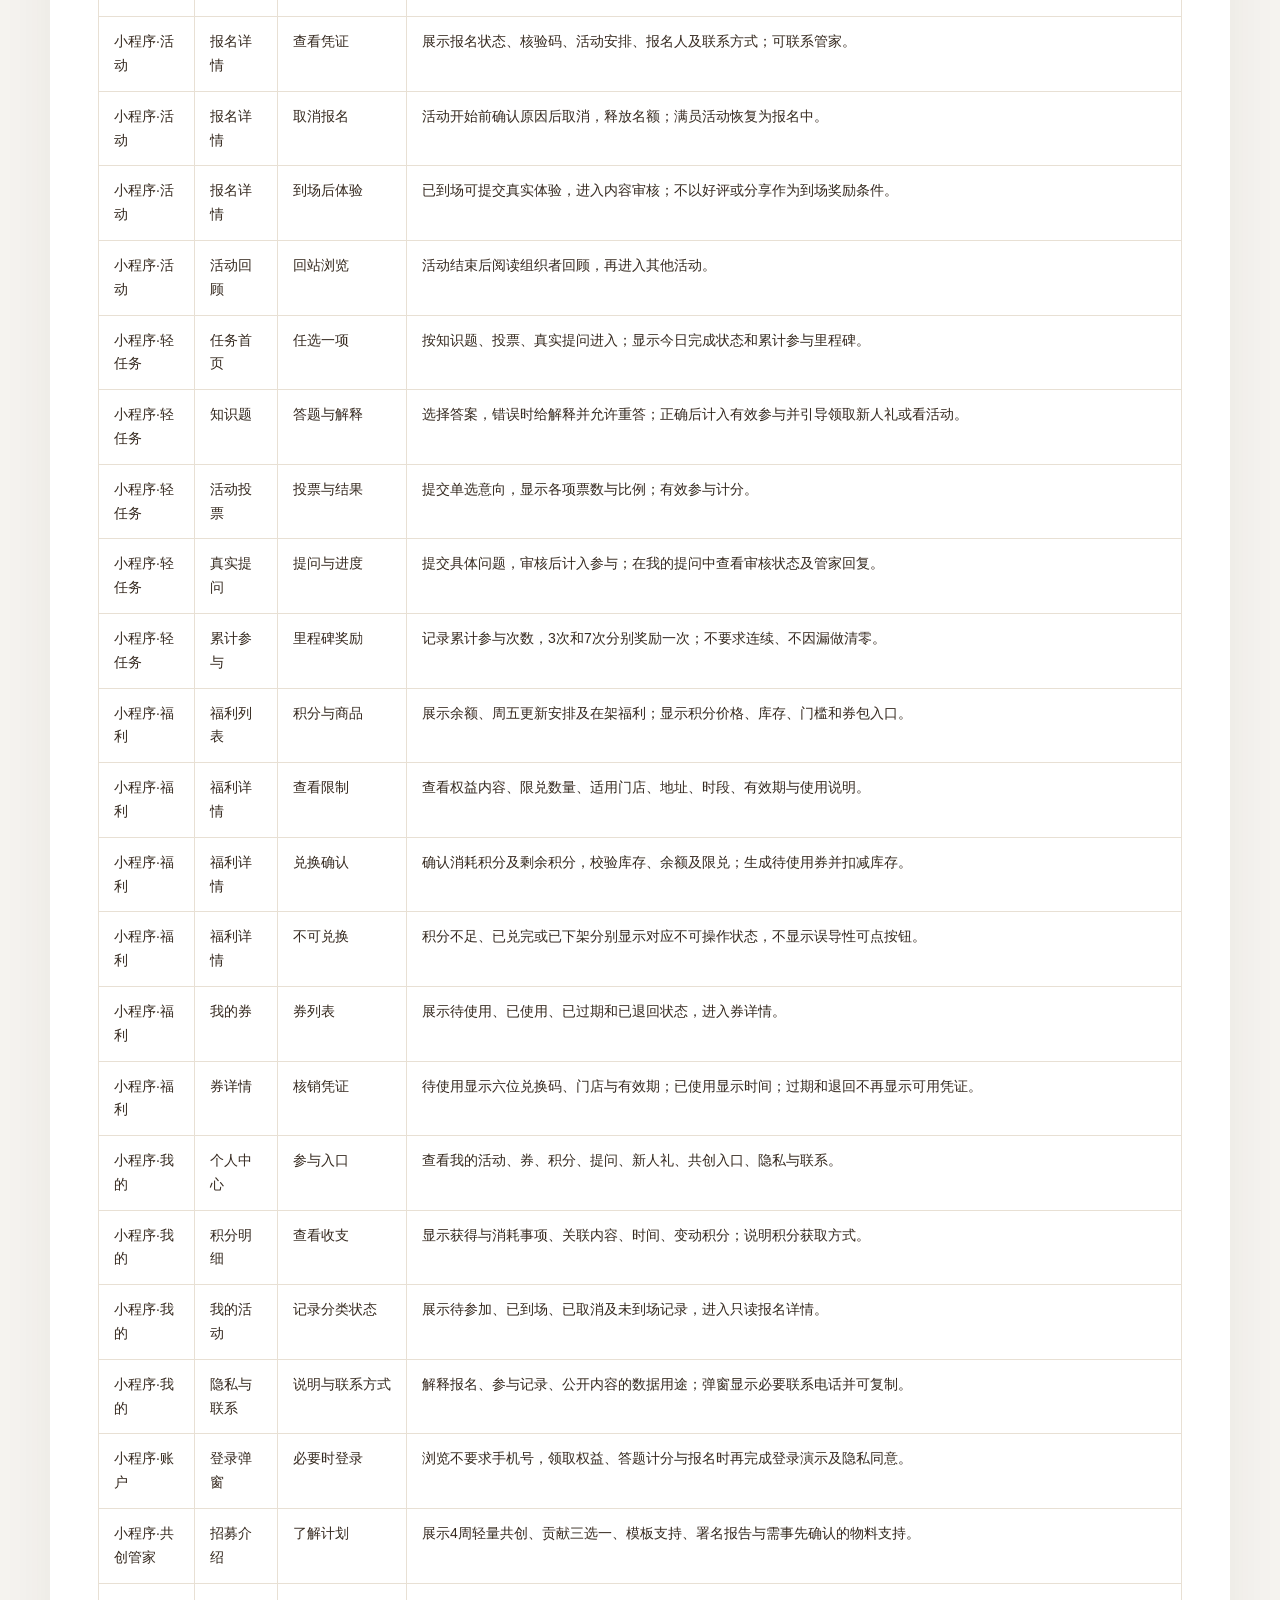
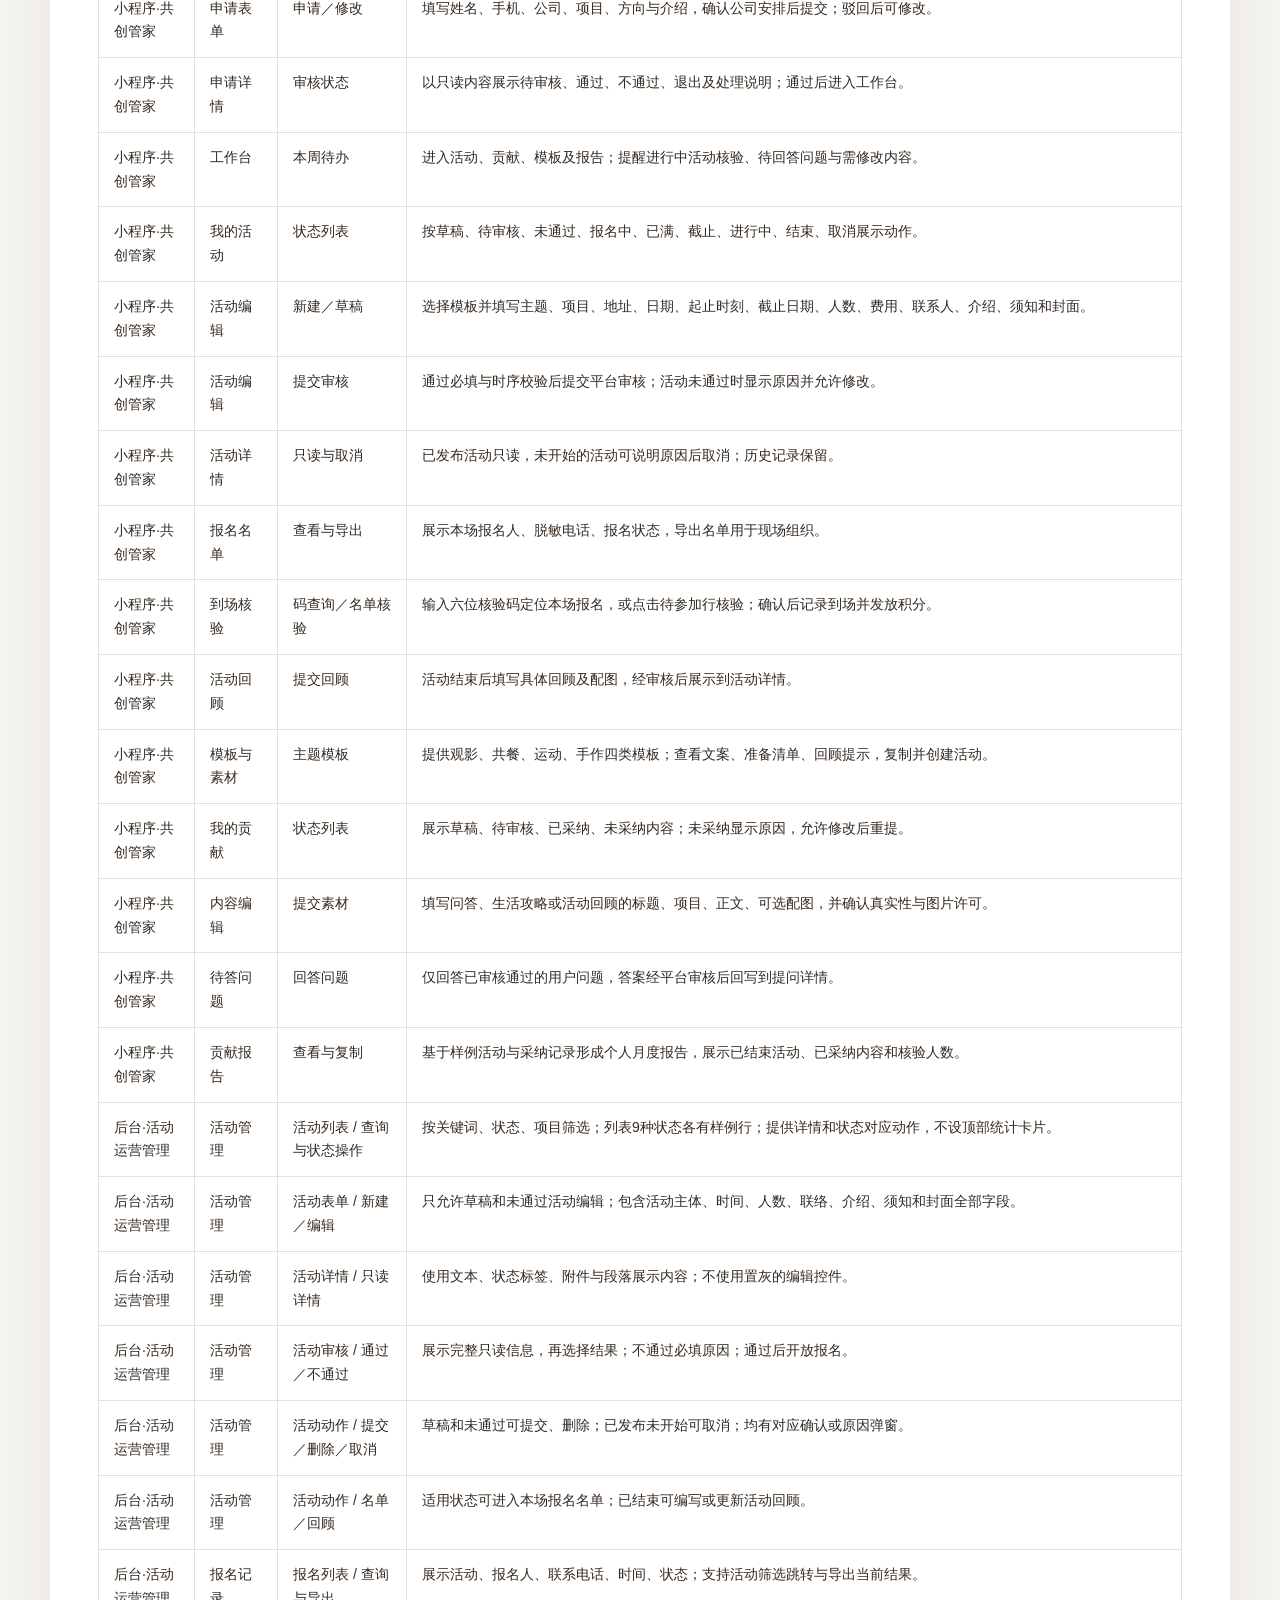
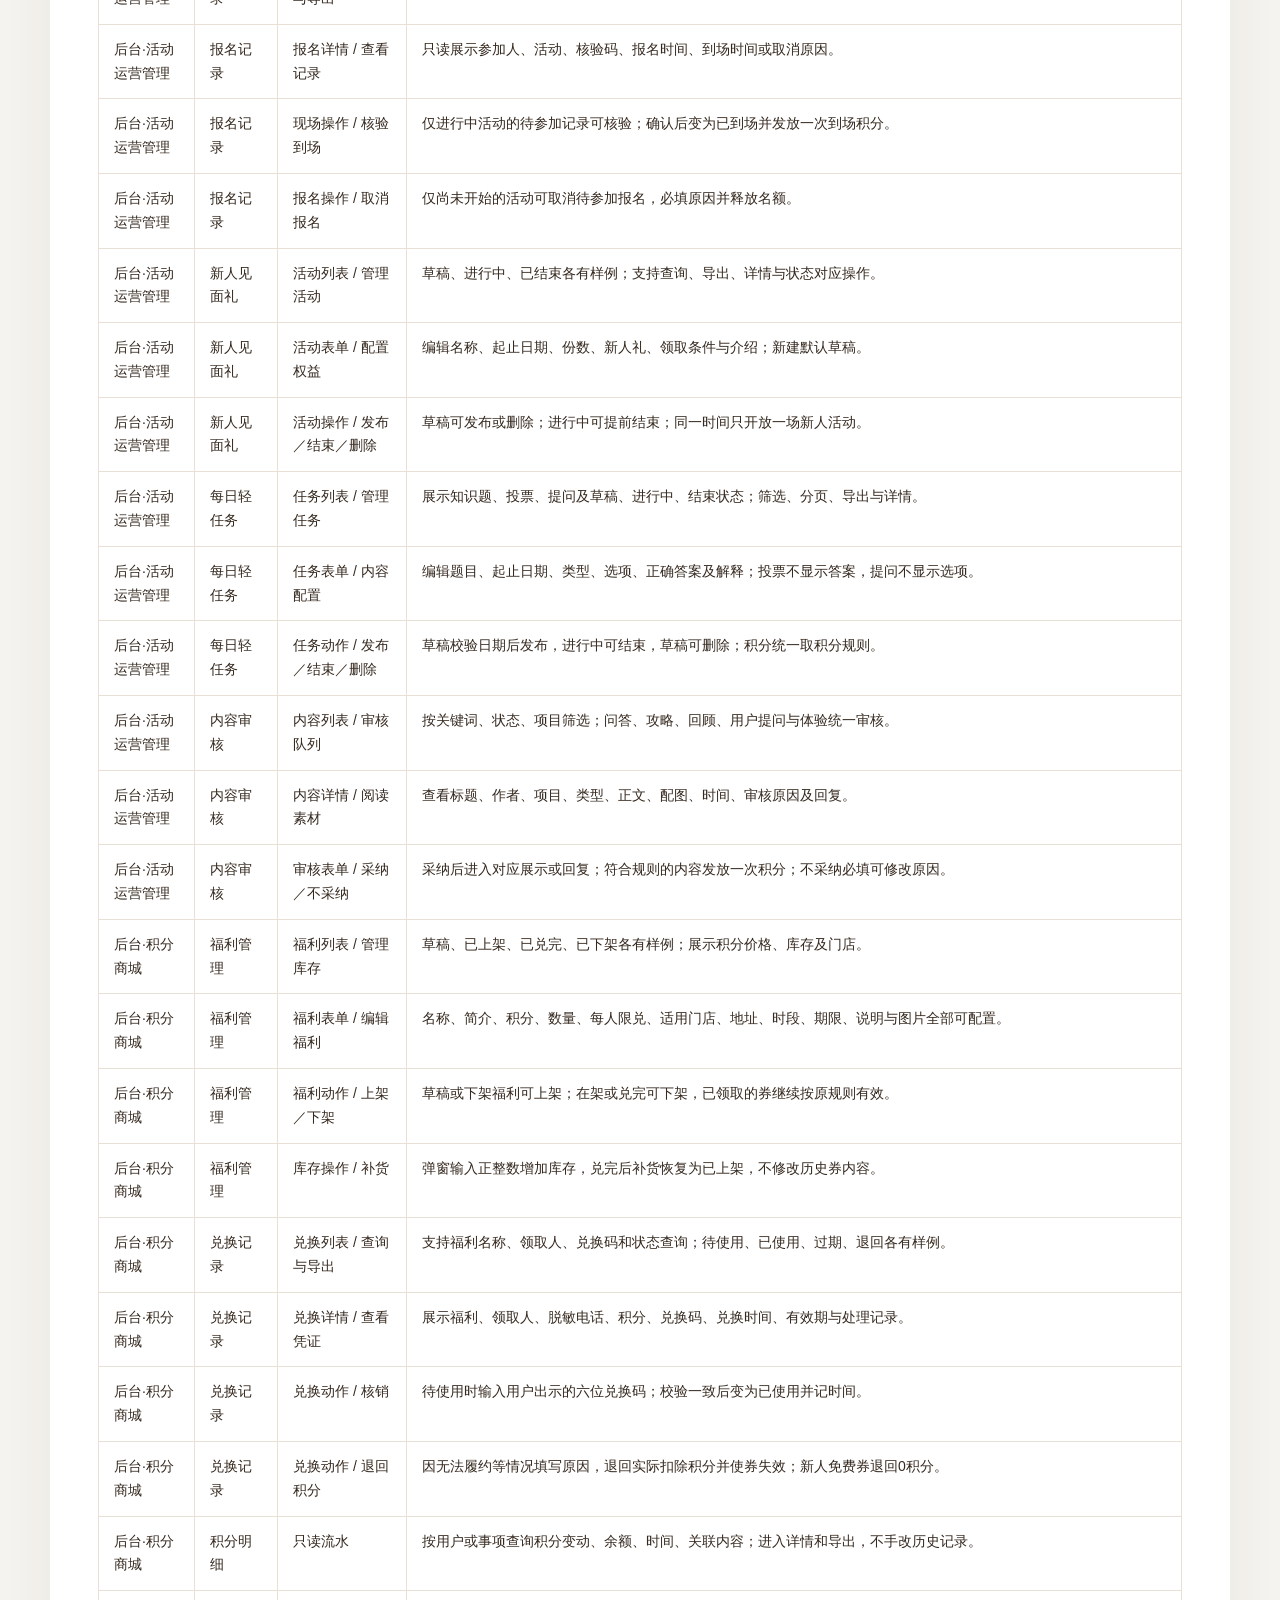
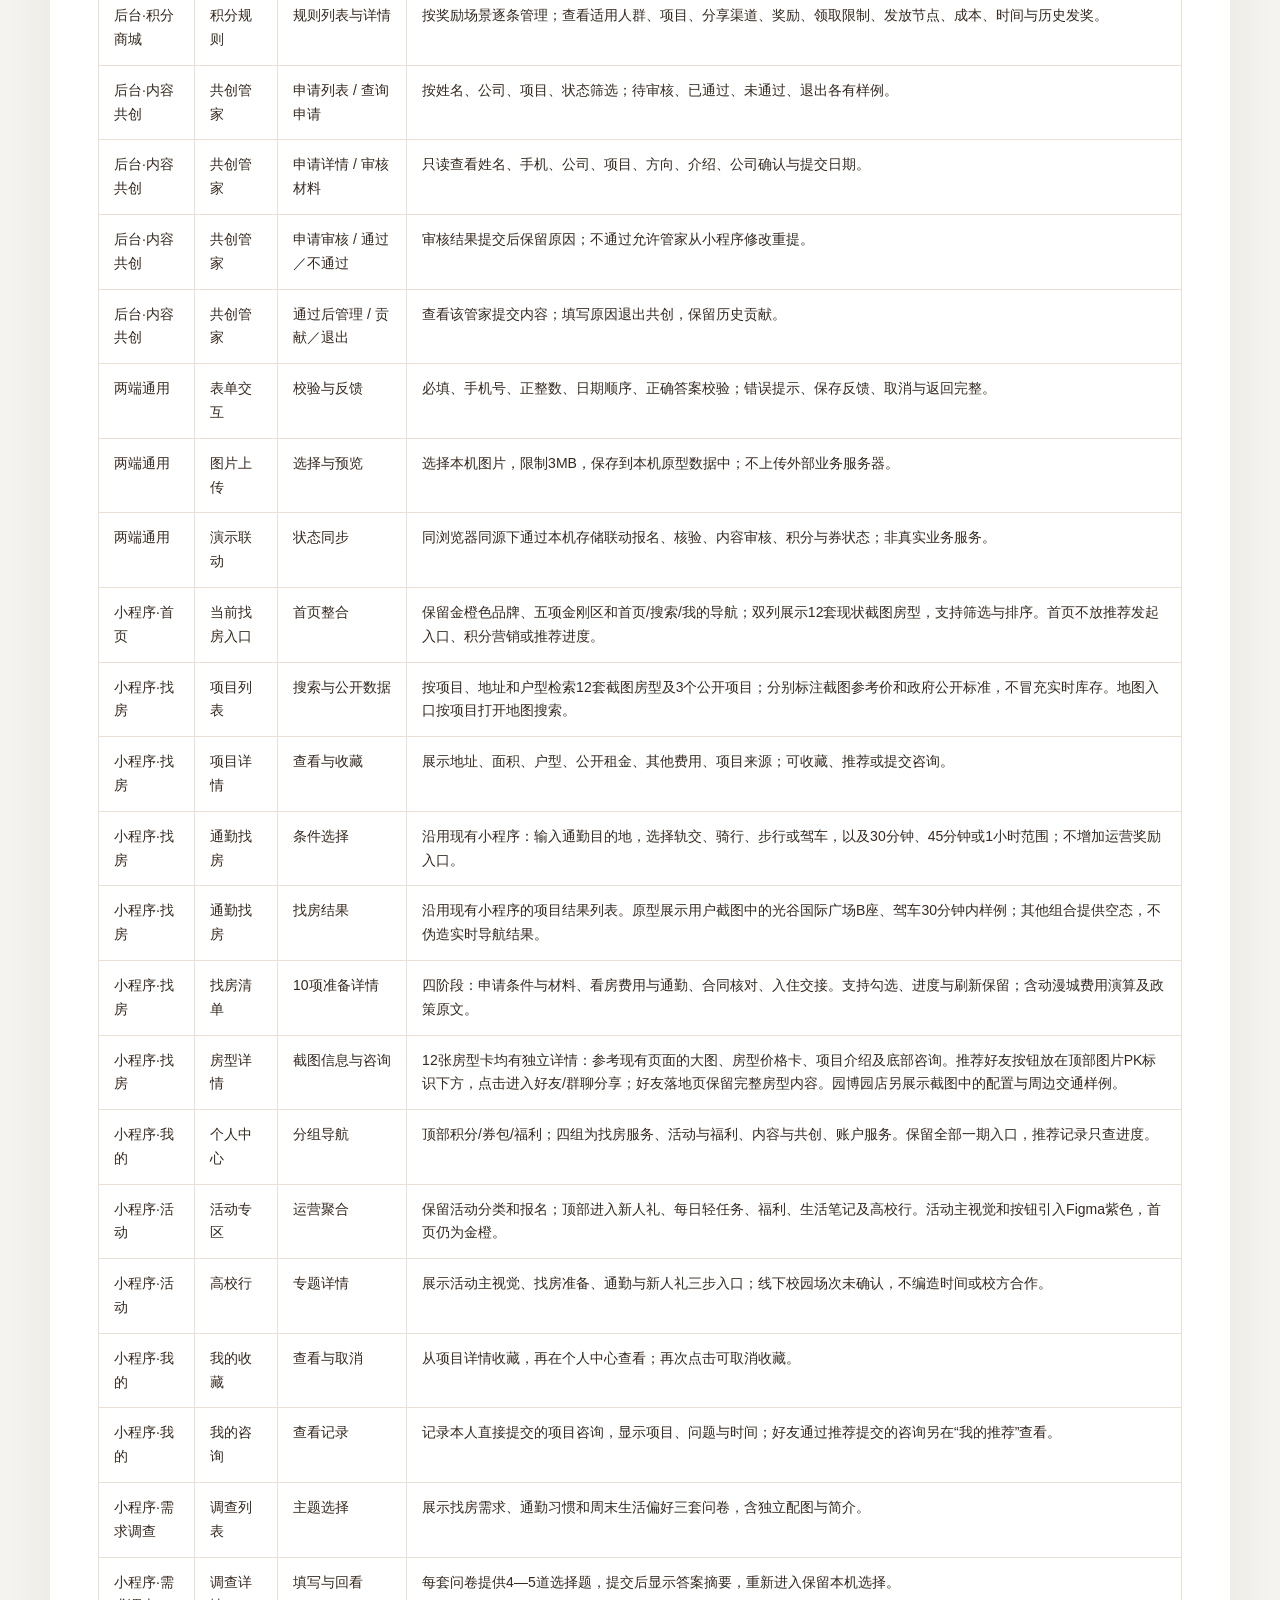
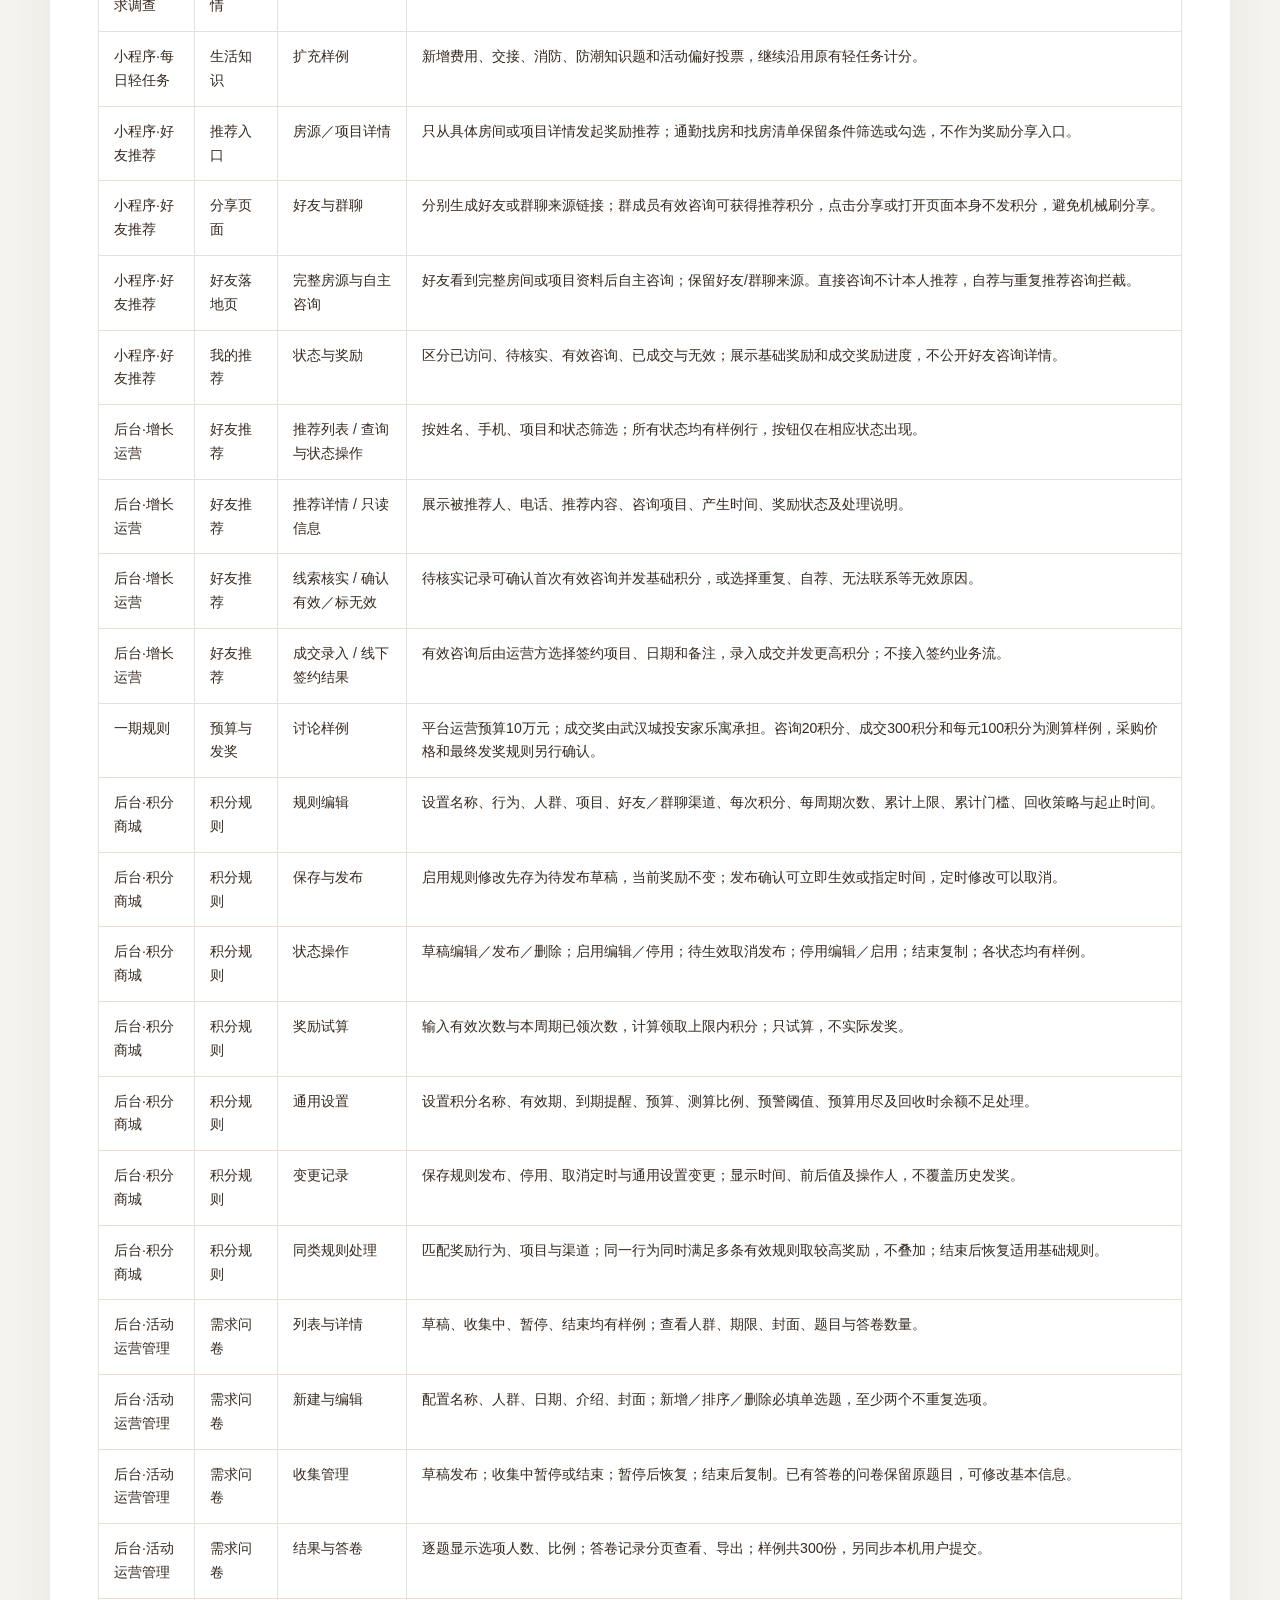
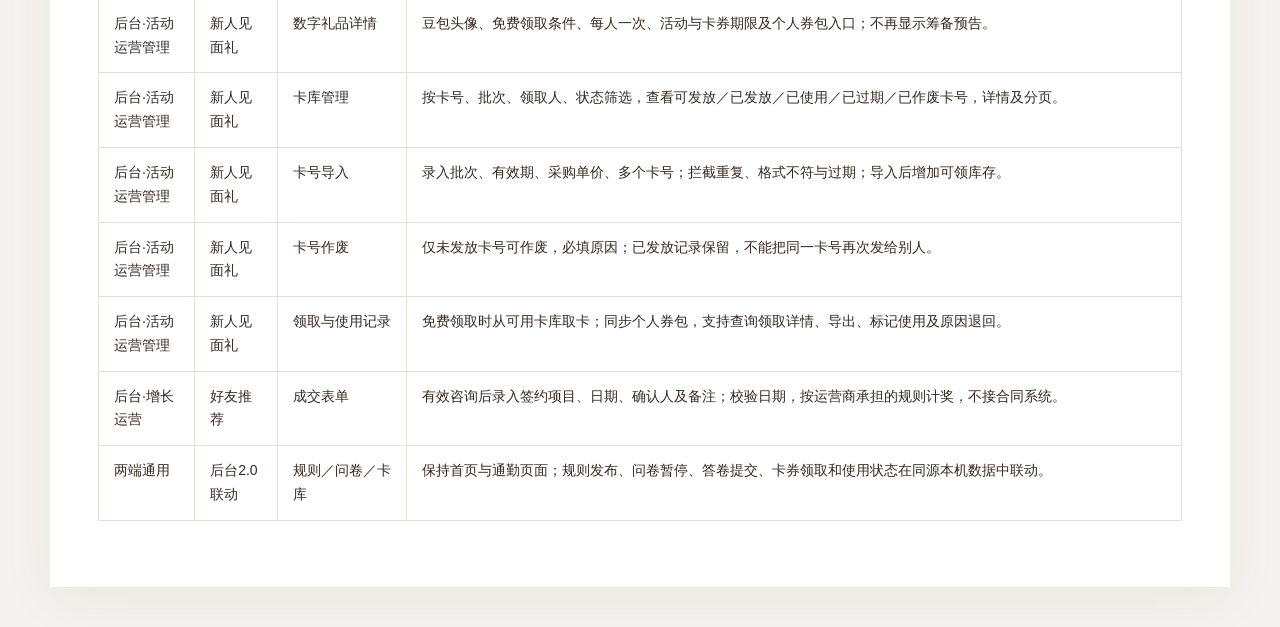
<file: features-before-growth.html>
<!doctype html>
<html lang="zh-CN">
<head>
  <meta charset="utf-8">
  <meta name="viewport" content="width=device-width,initial-scale=1">
  <title>产品功能清单 · 小程序 V4.0 · 后台管理 2.0</title>
  <link rel="stylesheet" href="style.css">
  <link rel="stylesheet" href="docs.css">
</head>
<body>
<main class="doc">
  <small>湖北青年有家 / 小程序 V4.0 · 后台管理 2.0 / 产品功能清单</small>
  <h1>找房、参与、推荐，连接成一条路。</h1>
  <nav><a href="start.html">交付导航</a><a href="index.html">小程序</a><a href="admin.html#/rules">后台2.0</a><a href="admin2-spec.html">后台2.0设计说明</a><a href="v4-spec.html">小程序V4.0说明</a><a href="spec.html">原有模块说明</a></nav>
  <p class="intro">保留原有一期功能，按最新菜单补齐后台2.0：积分规则、需求问卷、豆包数字新人礼及好友／群聊有效咨询和线下成交奖励。推荐仅从房源／项目详情发起。不包含在线签约、支付或实时房源同步。</p>
  <input id="search" aria-label="查找功能" placeholder="搜索菜单、功能或描述">
  <p id="count" class="small muted"></p>
  <div class="table-scroll"><table><thead><tr><th>一级菜单</th><th>二级菜单</th><th>三级菜单</th><th>功能描述</th></tr></thead><tbody id="feature-rows"></tbody></table></div>
</main>
<script src="features.js"></script>
</body>
</html>
</file>
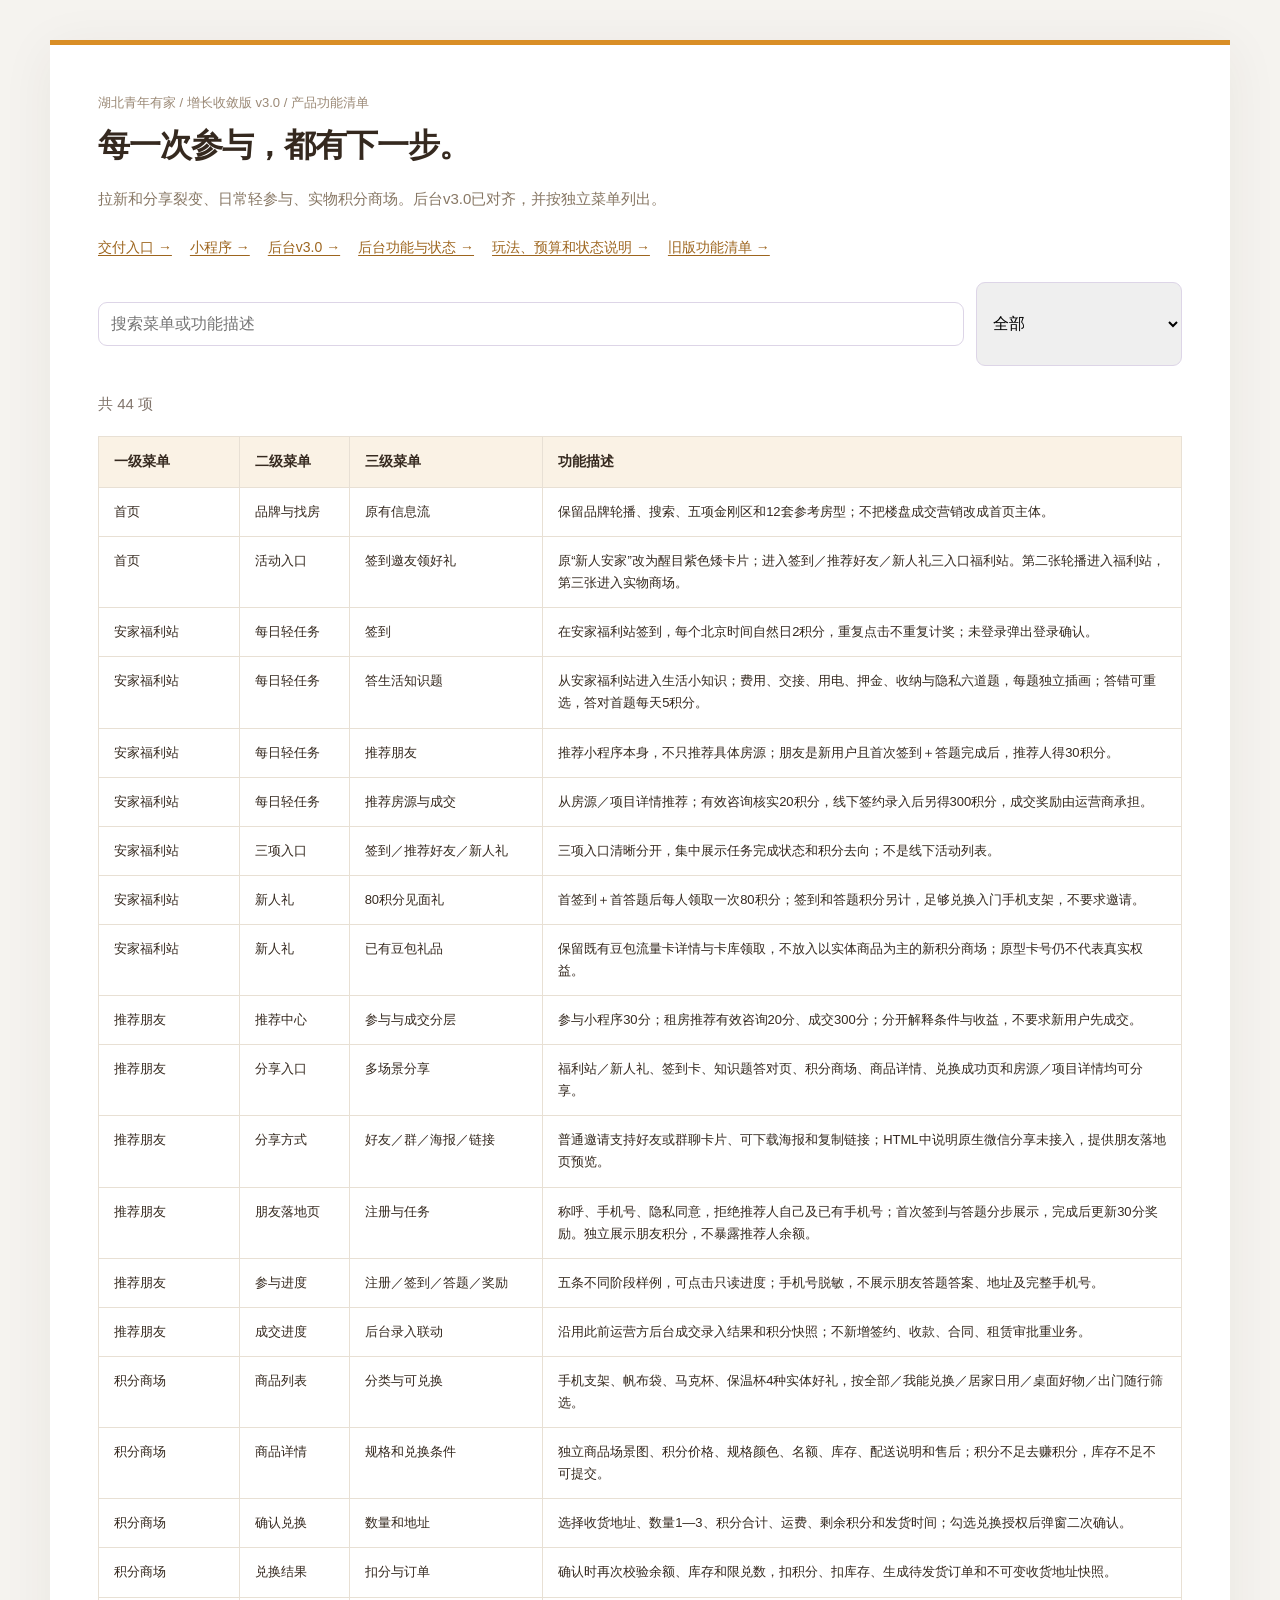
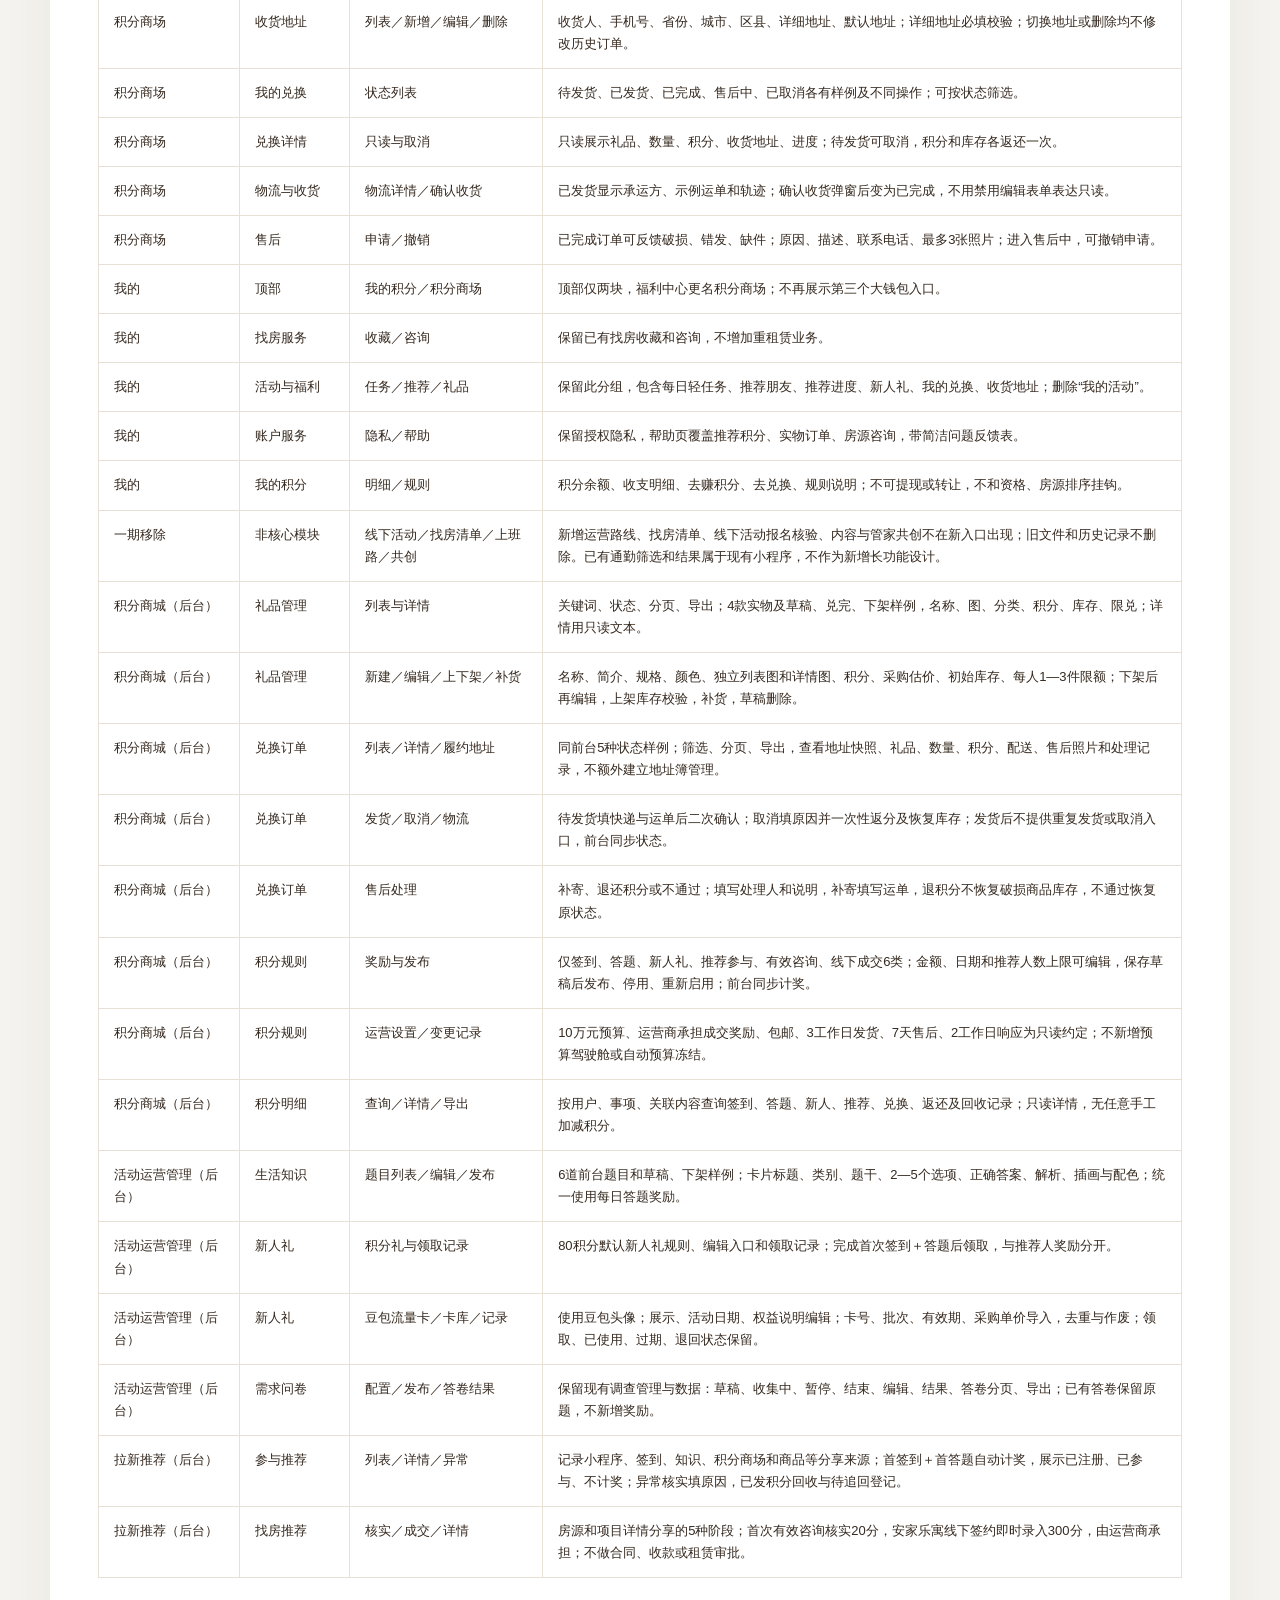
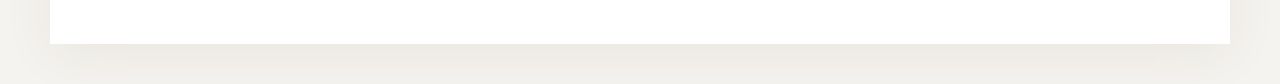
<file: features.html>
<!doctype html><html lang="zh-CN"><head><meta charset="utf-8"><meta name="viewport" content="width=device-width,initial-scale=1"><title>功能清单 · 增长收敛版 v3.0</title><link rel="stylesheet" href="style.css"><link rel="stylesheet" href="docs.css"><style>.feature-tools{display:flex;gap:12px;margin:24px 0}.feature-tools input{flex:1;padding:12px;border:1px solid #ddd5e7;border-radius:9px}.feature-tools select{padding:12px;border:1px solid #ddd5e7;border-radius:9px}td{font-size:13px;line-height:1.75;vertical-align:top}td:first-child{min-width:110px}td:nth-child(2){min-width:110px}td:nth-child(3){min-width:125px}thead{background:#f1eef8}.table-wrap{overflow:auto}@media(max-width:600px){.feature-tools{flex-wrap:wrap}.feature-tools input{min-width:160px}}</style></head><body><main class="doc"><small>湖北青年有家 / 增长收敛版 v3.0 / 产品功能清单</small><h1>每一次参与，都有下一步。</h1><p class="intro">拉新和分享裂变、日常轻参与、实物积分商场。后台v3.0已对齐，并按独立菜单列出。</p><nav><a href="start.html">交付入口 →</a><a href="index.html">小程序 →</a><a href="admin.html#/rewards">后台v3.0 →</a><a href="admin3-spec.html">后台功能与状态 →</a><a href="growth-spec.html">玩法、预算和状态说明 →</a><a href="features-before-growth.html">旧版功能清单 →</a></nav><div class="feature-tools"><input id="filter" aria-label="搜索功能" placeholder="搜索菜单或功能描述"><select id="group" aria-label="一级菜单"><option>全部</option><option>首页</option><option>安家福利站</option><option>推荐朋友</option><option>积分商场</option><option>我的</option><option>一期移除</option><option>积分商城（后台）</option><option>活动运营管理（后台）</option><option>拉新推荐（后台）</option></select></div><p id="count" class="muted small"></p><div class="table-wrap"><table><thead><tr><th>一级菜单</th><th>二级菜单</th><th>三级菜单</th><th>功能描述</th></tr></thead><tbody id="rows"></tbody></table></div></main><script>const rows=[["首页","品牌与找房","原有信息流","保留品牌轮播、搜索、五项金刚区和12套参考房型；不把楼盘成交营销改成首页主体。"],["首页","活动入口","签到邀友领好礼","原“新人安家”改为醒目紫色矮卡片；进入签到／推荐好友／新人礼三入口福利站。第二张轮播进入福利站，第三张进入实物商场。"],["安家福利站","每日轻任务","签到","在安家福利站签到，每个北京时间自然日2积分，重复点击不重复计奖；未登录弹出登录确认。"],["安家福利站","每日轻任务","答生活知识题","从安家福利站进入生活小知识；费用、交接、用电、押金、收纳与隐私六道题，每题独立插画；答错可重选，答对首题每天5积分。"],["安家福利站","每日轻任务","推荐朋友","推荐小程序本身，不只推荐具体房源；朋友是新用户且首次签到＋答题完成后，推荐人得30积分。"],["安家福利站","每日轻任务","推荐房源与成交","从房源／项目详情推荐；有效咨询核实20积分，线下签约录入后另得300积分，成交奖励由运营商承担。"],["安家福利站","三项入口","签到／推荐好友／新人礼","三项入口清晰分开，集中展示任务完成状态和积分去向；不是线下活动列表。"],["安家福利站","新人礼","80积分见面礼","首签到＋首答题后每人领取一次80积分；签到和答题积分另计，足够兑换入门手机支架，不要求邀请。"],["安家福利站","新人礼","已有豆包礼品","保留既有豆包流量卡详情与卡库领取，不放入以实体商品为主的新积分商场；原型卡号仍不代表真实权益。"],["推荐朋友","推荐中心","参与与成交分层","参与小程序30分；租房推荐有效咨询20分、成交300分；分开解释条件与收益，不要求新用户先成交。"],["推荐朋友","分享入口","多场景分享","福利站／新人礼、签到卡、知识题答对页、积分商场、商品详情、兑换成功页和房源／项目详情均可分享。"],["推荐朋友","分享方式","好友／群／海报／链接","普通邀请支持好友或群聊卡片、可下载海报和复制链接；HTML中说明原生微信分享未接入，提供朋友落地页预览。"],["推荐朋友","朋友落地页","注册与任务","称呼、手机号、隐私同意，拒绝推荐人自己及已有手机号；首次签到与答题分步展示，完成后更新30分奖励。独立展示朋友积分，不暴露推荐人余额。"],["推荐朋友","参与进度","注册／签到／答题／奖励","五条不同阶段样例，可点击只读进度；手机号脱敏，不展示朋友答题答案、地址及完整手机号。"],["推荐朋友","成交进度","后台录入联动","沿用此前运营方后台成交录入结果和积分快照；不新增签约、收款、合同、租赁审批重业务。"],["积分商场","商品列表","分类与可兑换","手机支架、帆布袋、马克杯、保温杯4种实体好礼，按全部／我能兑换／居家日用／桌面好物／出门随行筛选。"],["积分商场","商品详情","规格和兑换条件","独立商品场景图、积分价格、规格颜色、名额、库存、配送说明和售后；积分不足去赚积分，库存不足不可提交。"],["积分商场","确认兑换","数量和地址","选择收货地址、数量1—3、积分合计、运费、剩余积分和发货时间；勾选兑换授权后弹窗二次确认。"],["积分商场","兑换结果","扣分与订单","确认时再次校验余额、库存和限兑数，扣积分、扣库存、生成待发货订单和不可变收货地址快照。"],["积分商场","收货地址","列表／新增／编辑／删除","收货人、手机号、省份、城市、区县、详细地址、默认地址；详细地址必填校验；切换地址或删除均不修改历史订单。"],["积分商场","我的兑换","状态列表","待发货、已发货、已完成、售后中、已取消各有样例及不同操作；可按状态筛选。"],["积分商场","兑换详情","只读与取消","只读展示礼品、数量、积分、收货地址、进度；待发货可取消，积分和库存各返还一次。"],["积分商场","物流与收货","物流详情／确认收货","已发货显示承运方、示例运单和轨迹；确认收货弹窗后变为已完成，不用禁用编辑表单表达只读。"],["积分商场","售后","申请／撤销","已完成订单可反馈破损、错发、缺件；原因、描述、联系电话、最多3张照片；进入售后中，可撤销申请。"],["我的","顶部","我的积分／积分商场","顶部仅两块，福利中心更名积分商场；不再展示第三个大钱包入口。"],["我的","找房服务","收藏／咨询","保留已有找房收藏和咨询，不增加重租赁业务。"],["我的","活动与福利","任务／推荐／礼品","保留此分组，包含每日轻任务、推荐朋友、推荐进度、新人礼、我的兑换、收货地址；删除“我的活动”。"],["我的","账户服务","隐私／帮助","保留授权隐私，帮助页覆盖推荐积分、实物订单、房源咨询，带简洁问题反馈表。"],["我的","我的积分","明细／规则","积分余额、收支明细、去赚积分、去兑换、规则说明；不可提现或转让，不和资格、房源排序挂钩。"],["一期移除","非核心模块","线下活动／找房清单／上班路／共创","新增运营路线、找房清单、线下活动报名核验、内容与管家共创不在新入口出现；旧文件和历史记录不删除。已有通勤筛选和结果属于现有小程序，不作为新增长功能设计。"],["积分商城（后台）","礼品管理","列表与详情","关键词、状态、分页、导出；4款实物及草稿、兑完、下架样例，名称、图、分类、积分、库存、限兑；详情用只读文本。"],["积分商城（后台）","礼品管理","新建／编辑／上下架／补货","名称、简介、规格、颜色、独立列表图和详情图、积分、采购估价、初始库存、每人1—3件限额；下架后再编辑，上架库存校验，补货，草稿删除。"],["积分商城（后台）","兑换订单","列表／详情／履约地址","同前台5种状态样例；筛选、分页、导出，查看地址快照、礼品、数量、积分、配送、售后照片和处理记录，不额外建立地址簿管理。"],["积分商城（后台）","兑换订单","发货／取消／物流","待发货填快递与运单后二次确认；取消填原因并一次性返分及恢复库存；发货后不提供重复发货或取消入口，前台同步状态。"],["积分商城（后台）","兑换订单","售后处理","补寄、退还积分或不通过；填写处理人和说明，补寄填写运单，退积分不恢复破损商品库存，不通过恢复原状态。"],["积分商城（后台）","积分规则","奖励与发布","仅签到、答题、新人礼、推荐参与、有效咨询、线下成交6类；金额、日期和推荐人数上限可编辑，保存草稿后发布、停用、重新启用；前台同步计奖。"],["积分商城（后台）","积分规则","运营设置／变更记录","10万元预算、运营商承担成交奖励、包邮、3工作日发货、7天售后、2工作日响应为只读约定；不新增预算驾驶舱或自动预算冻结。"],["积分商城（后台）","积分明细","查询／详情／导出","按用户、事项、关联内容查询签到、答题、新人、推荐、兑换、返还及回收记录；只读详情，无任意手工加减积分。"],["活动运营管理（后台）","生活知识","题目列表／编辑／发布","6道前台题目和草稿、下架样例；卡片标题、类别、题干、2—5个选项、正确答案、解析、插画与配色；统一使用每日答题奖励。"],["活动运营管理（后台）","新人礼","积分礼与领取记录","80积分默认新人礼规则、编辑入口和领取记录；完成首次签到＋答题后领取，与推荐人奖励分开。"],["活动运营管理（后台）","新人礼","豆包流量卡／卡库／记录","使用豆包头像；展示、活动日期、权益说明编辑；卡号、批次、有效期、采购单价导入，去重与作废；领取、已使用、过期、退回状态保留。"],["活动运营管理（后台）","需求问卷","配置／发布／答卷结果","保留现有调查管理与数据：草稿、收集中、暂停、结束、编辑、结果、答卷分页、导出；已有答卷保留原题，不新增奖励。"],["拉新推荐（后台）","参与推荐","列表／详情／异常","记录小程序、签到、知识、积分商场和商品等分享来源；首签到＋首答题自动计奖，展示已注册、已参与、不计奖；异常核实填原因，已发积分回收与待追回登记。"],["拉新推荐（后台）","找房推荐","核实／成交／详情","房源和项目详情分享的5种阶段；首次有效咨询核实20分，安家乐寓线下签约即时录入300分，由运营商承担；不做合同、收款或租赁审批。"]];function draw(){let q=document.querySelector('#filter').value.trim(),g=document.querySelector('#group').value,items=rows.filter(r=>(g==='全部'||r[0]===g)&&r.join(' ').includes(q));document.querySelector('#rows').innerHTML=items.map(r=>'<tr>'+r.map(c=>'<td>'+c+'</td>').join('')+'</tr>').join('');document.querySelector('#count').textContent='共 '+items.length+' 项';}document.querySelector('#filter').oninput=draw;document.querySelector('#group').onchange=draw;draw();</script></body></html>
</file>
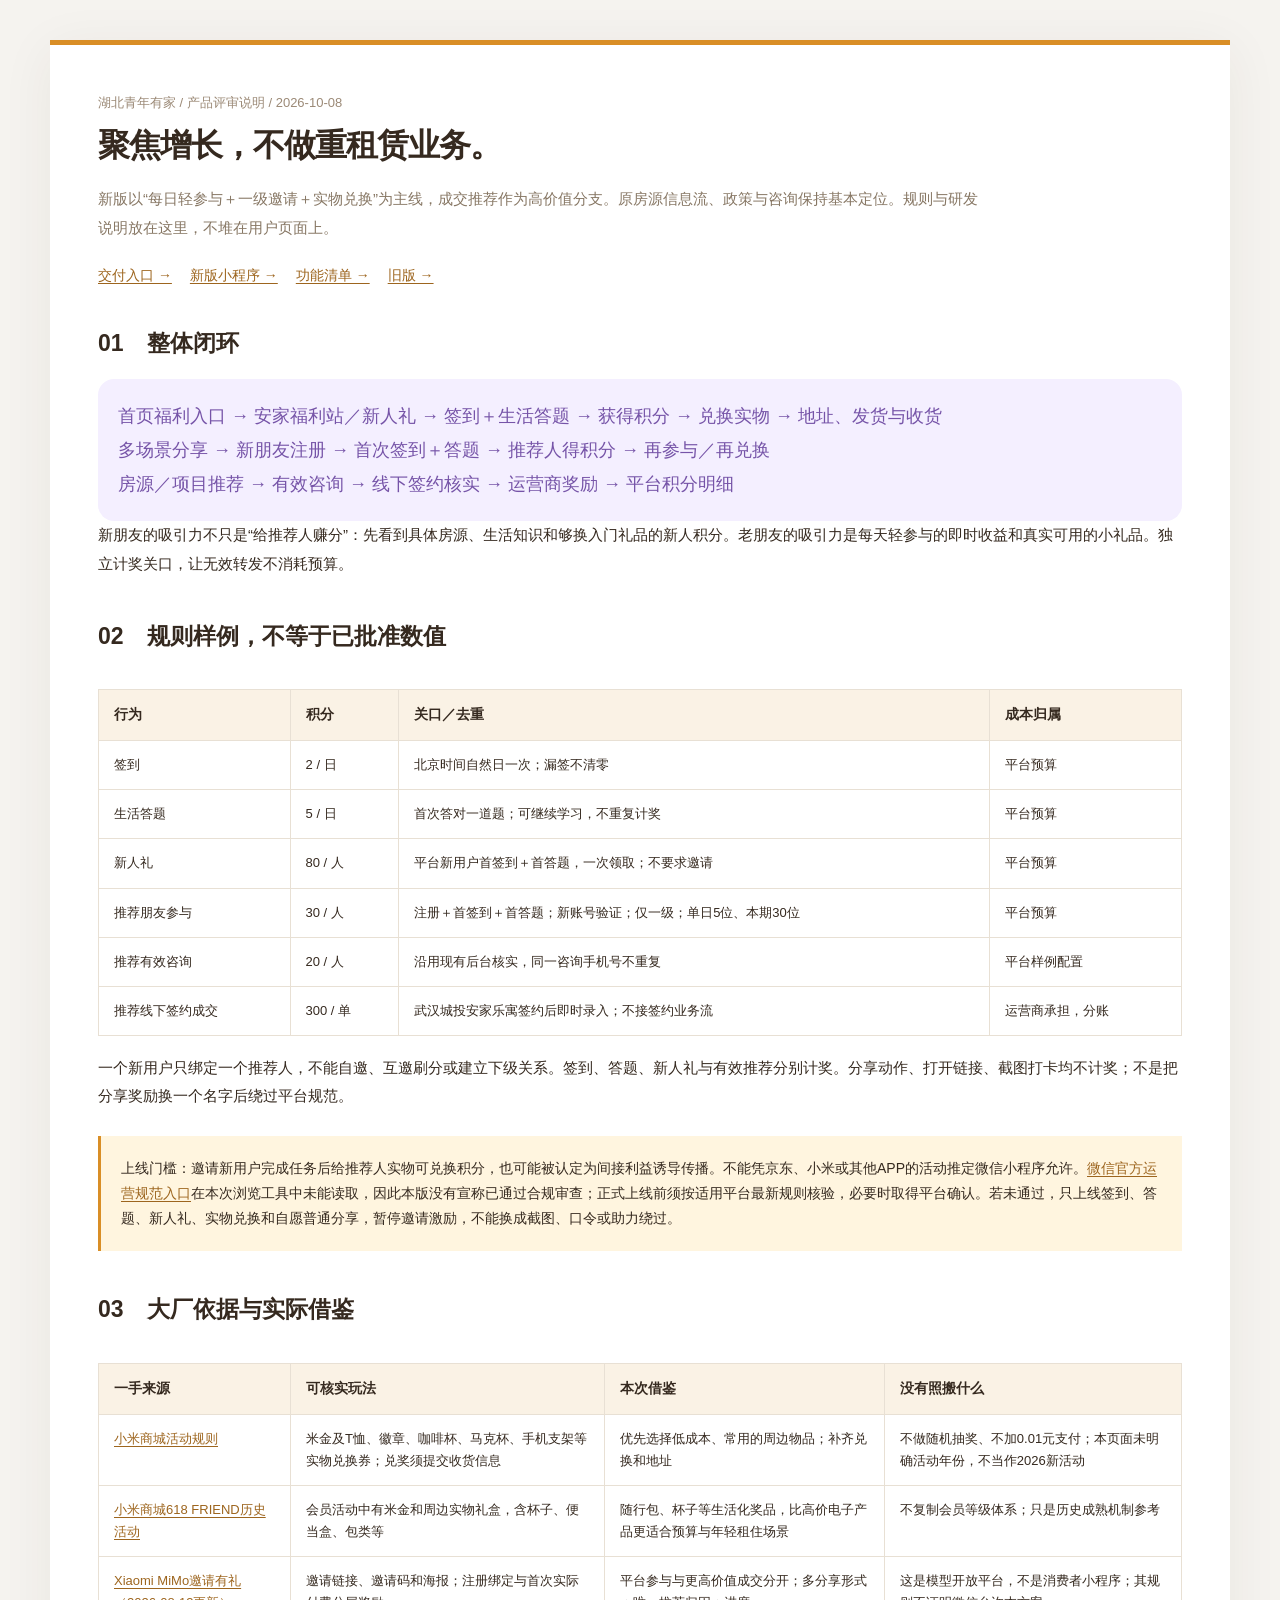
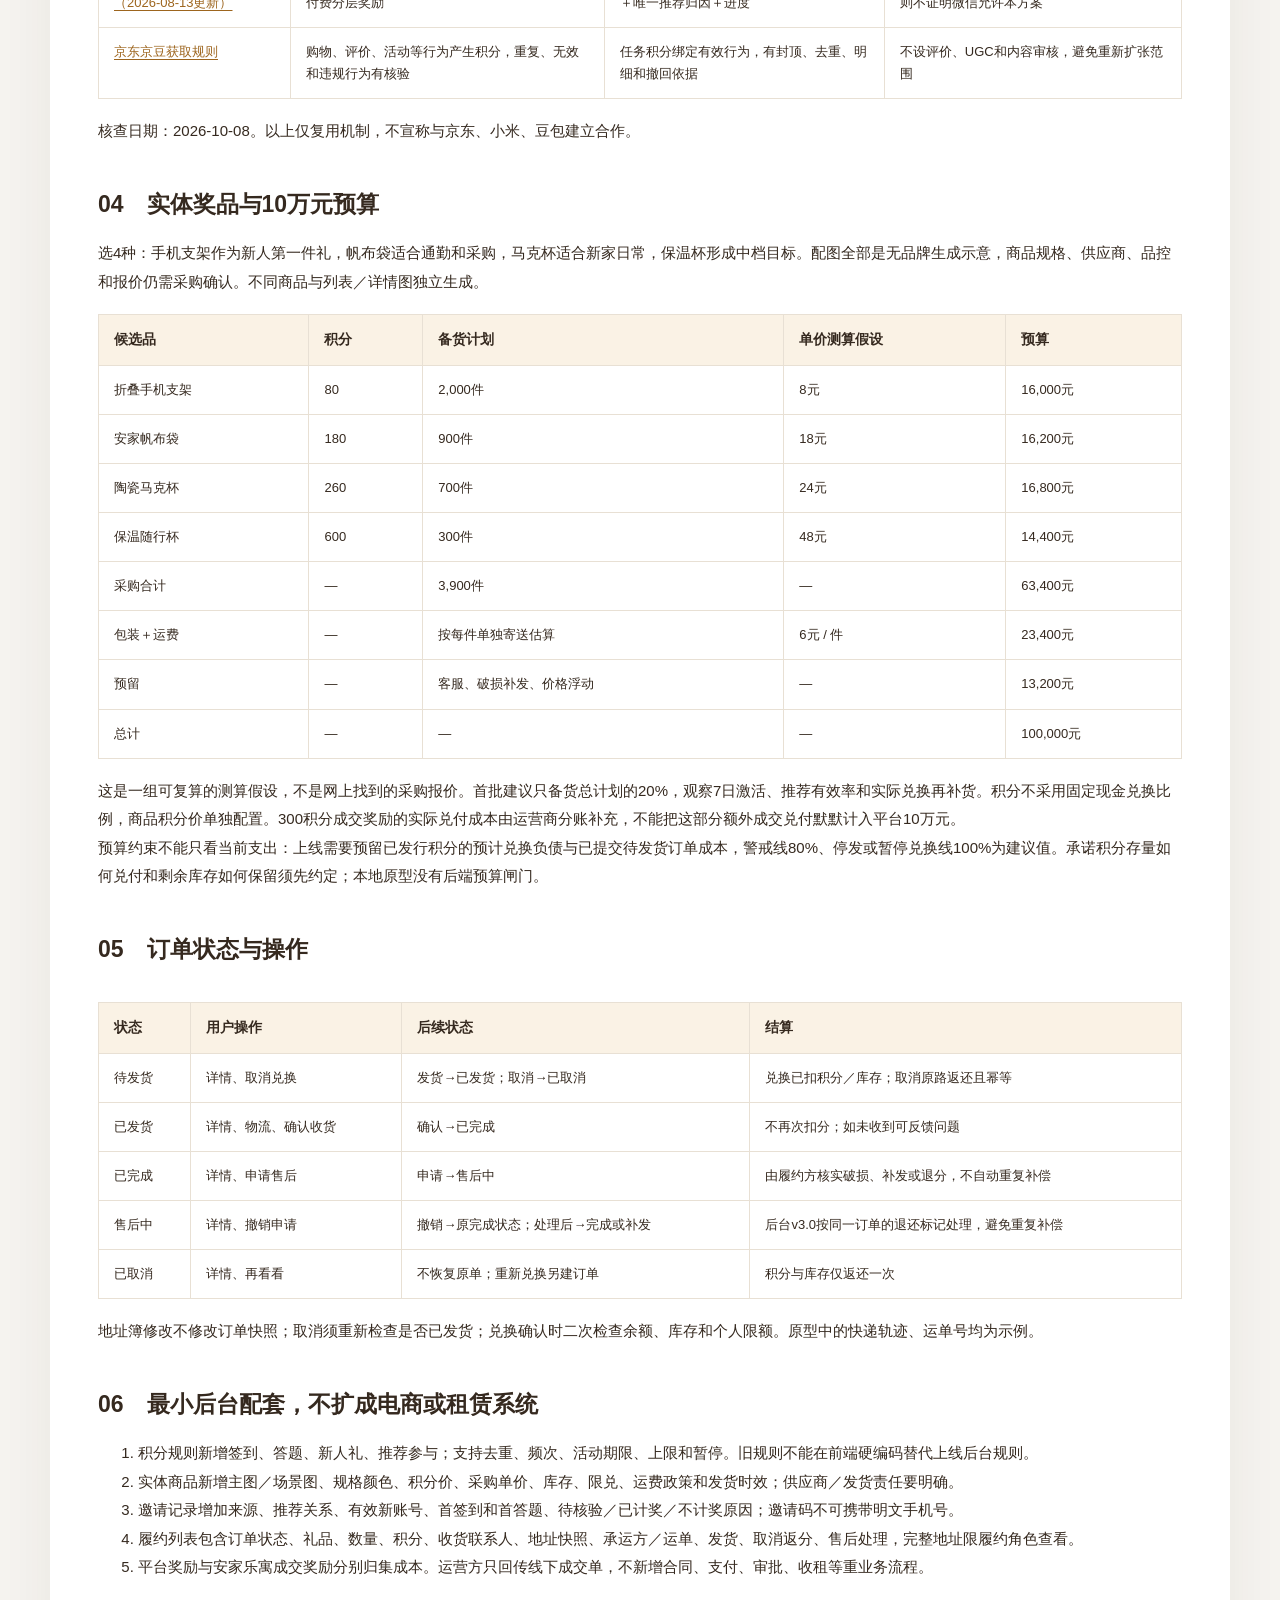
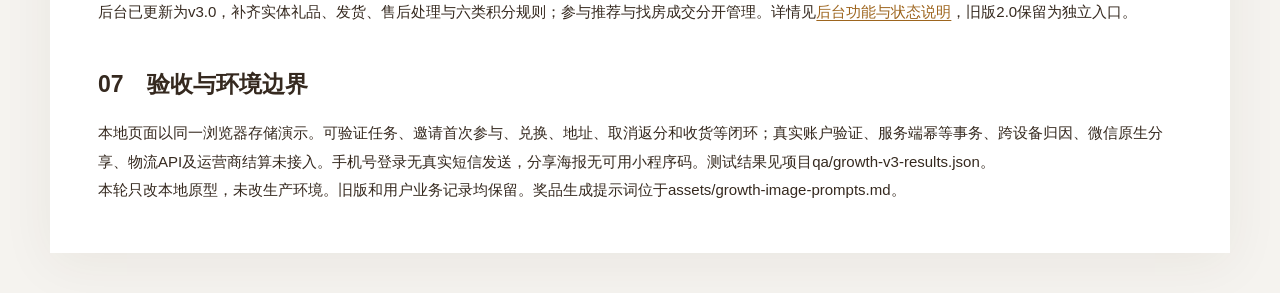
<file: growth-spec.html>
<!doctype html><html lang="zh-CN"><head><meta charset="utf-8"><meta name="viewport" content="width=device-width,initial-scale=1"><title>玩法与配套说明 · 增长收敛版 v3.0</title><link rel="stylesheet" href="style.css"><link rel="stylesheet" href="docs.css"><style>td{font-size:13px;line-height:1.8;vertical-align:top}.notice{margin:20px 0}.flow{background:#f4efff;border-radius:16px;padding:20px;color:#7654a8;font-size:18px;line-height:1.9}.table-wrap{overflow:auto}</style></head><body><main class="doc"><small>湖北青年有家 / 产品评审说明 / 2026-10-08</small><h1>聚焦增长，不做重租赁业务。</h1><p class="intro">新版以“每日轻参与＋一级邀请＋实物兑换”为主线，成交推荐作为高价值分支。原房源信息流、政策与咨询保持基本定位。规则与研发说明放在这里，不堆在用户页面上。</p><nav><a href="start.html">交付入口 →</a><a href="index.html">新版小程序 →</a><a href="features.html">功能清单 →</a><a href="index-v4-before-growth.html">旧版 →</a></nav><h2>01　整体闭环</h2><div class="flow">首页福利入口 → 安家福利站／新人礼 → 签到＋生活答题 → 获得积分 → 兑换实物 → 地址、发货与收货<br>多场景分享 → 新朋友注册 → 首次签到＋答题 → 推荐人得积分 → 再参与／再兑换<br>房源／项目推荐 → 有效咨询 → 线下签约核实 → 运营商奖励 → 平台积分明细</div><p>新朋友的吸引力不只是“给推荐人赚分”：先看到具体房源、生活知识和够换入门礼品的新人积分。老朋友的吸引力是每天轻参与的即时收益和真实可用的小礼品。独立计奖关口，让无效转发不消耗预算。</p><h2>02　规则样例，不等于已批准数值</h2><div class="table-wrap"><table><thead><tr><th>行为</th><th>积分</th><th>关口／去重</th><th>成本归属</th></tr></thead><tbody><tr><td>签到</td><td>2 / 日</td><td>北京时间自然日一次；漏签不清零</td><td>平台预算</td></tr><tr><td>生活答题</td><td>5 / 日</td><td>首次答对一道题；可继续学习，不重复计奖</td><td>平台预算</td></tr><tr><td>新人礼</td><td>80 / 人</td><td>平台新用户首签到＋首答题，一次领取；不要求邀请</td><td>平台预算</td></tr><tr><td>推荐朋友参与</td><td>30 / 人</td><td>注册＋首签到＋首答题；新账号验证；仅一级；单日5位、本期30位</td><td>平台预算</td></tr><tr><td>推荐有效咨询</td><td>20 / 人</td><td>沿用现有后台核实，同一咨询手机号不重复</td><td>平台样例配置</td></tr><tr><td>推荐线下签约成交</td><td>300 / 单</td><td>武汉城投安家乐寓签约后即时录入；不接签约业务流</td><td>运营商承担，分账</td></tr></tbody></table></div><p>一个新用户只绑定一个推荐人，不能自邀、互邀刷分或建立下级关系。签到、答题、新人礼与有效推荐分别计奖。分享动作、打开链接、截图打卡均不计奖；不是把分享奖励换一个名字后绕过平台规范。</p><div class="notice">上线门槛：邀请新用户完成任务后给推荐人实物可兑换积分，也可能被认定为间接利益诱导传播。不能凭京东、小米或其他APP的活动推定微信小程序允许。<a href="https://developers.weixin.qq.com/miniprogram/product/" target="_blank" rel="noreferrer">微信官方运营规范入口</a>在本次浏览工具中未能读取，因此本版没有宣称已通过合规审查；正式上线前须按适用平台最新规则核验，必要时取得平台确认。若未通过，只上线签到、答题、新人礼、实物兑换和自愿普通分享，暂停邀请激励，不能换成截图、口令或助力绕过。</div><h2>03　大厂依据与实际借鉴</h2><div class="table-wrap"><table><thead><tr><th>一手来源</th><th>可核实玩法</th><th>本次借鉴</th><th>没有照搬什么</th></tr></thead><tbody><tr><td><a href="https://www.mi.com/article/detail/360a441092af.html?scmref=&scmref_step=&spmref=MiShop_M.11816.252808.1.3437719" target="_blank" rel="noreferrer">小米商城活动规则</a></td><td>米金及T恤、徽章、咖啡杯、马克杯、手机支架等实物兑换券；兑奖须提交收货信息</td><td>优先选择低成本、常用的周边物品；补齐兑换和地址</td><td>不做随机抽奖、不加0.01元支付；本页面未明确活动年份，不当作2026新活动</td></tr><tr><td><a href="https://www.mi.com/article/detail/2171730a0e87.html" target="_blank" rel="noreferrer">小米商城618 FRIEND历史活动</a></td><td>会员活动中有米金和周边实物礼盒，含杯子、便当盒、包类等</td><td>随行包、杯子等生活化奖品，比高价电子产品更适合预算与年轻租住场景</td><td>不复制会员等级体系；只是历史成熟机制参考</td></tr><tr><td><a href="https://mimo.mi.com/docs/zh-CN/quick-start/faq/promotions" target="_blank" rel="noreferrer">Xiaomi MiMo邀请有礼（2026-08-13更新）</a></td><td>邀请链接、邀请码和海报；注册绑定与首次实际付费分层奖励</td><td>平台参与与更高价值成交分开；多分享形式＋唯一推荐归因＋进度</td><td>这是模型开放平台，不是消费者小程序；其规则不证明微信允许本方案</td></tr><tr><td><a href="https://help.jd.com/user/issue/167-4224.html" target="_blank" rel="noreferrer">京东京豆获取规则</a></td><td>购物、评价、活动等行为产生积分，重复、无效和违规行为有核验</td><td>任务积分绑定有效行为，有封顶、去重、明细和撤回依据</td><td>不设评价、UGC和内容审核，避免重新扩张范围</td></tr></tbody></table></div><p>核查日期：2026-10-08。以上仅复用机制，不宣称与京东、小米、豆包建立合作。</p><h2>04　实体奖品与10万元预算</h2><p>选4种：手机支架作为新人第一件礼，帆布袋适合通勤和采购，马克杯适合新家日常，保温杯形成中档目标。配图全部是无品牌生成示意，商品规格、供应商、品控和报价仍需采购确认。不同商品与列表／详情图独立生成。</p><div class="table-wrap"><table><thead><tr><th>候选品</th><th>积分</th><th>备货计划</th><th>单价测算假设</th><th>预算</th></tr></thead><tbody><tr><td>折叠手机支架</td><td>80</td><td>2,000件</td><td>8元</td><td>16,000元</td></tr><tr><td>安家帆布袋</td><td>180</td><td>900件</td><td>18元</td><td>16,200元</td></tr><tr><td>陶瓷马克杯</td><td>260</td><td>700件</td><td>24元</td><td>16,800元</td></tr><tr><td>保温随行杯</td><td>600</td><td>300件</td><td>48元</td><td>14,400元</td></tr><tr><td>采购合计</td><td>—</td><td>3,900件</td><td>—</td><td>63,400元</td></tr><tr><td>包装＋运费</td><td>—</td><td>按每件单独寄送估算</td><td>6元 / 件</td><td>23,400元</td></tr><tr><td>预留</td><td>—</td><td>客服、破损补发、价格浮动</td><td>—</td><td>13,200元</td></tr><tr><td>总计</td><td>—</td><td>—</td><td>—</td><td>100,000元</td></tr></tbody></table></div><p>这是一组可复算的测算假设，不是网上找到的采购报价。首批建议只备货总计划的20%，观察7日激活、推荐有效率和实际兑换再补货。积分不采用固定现金兑换比例，商品积分价单独配置。300积分成交奖励的实际兑付成本由运营商分账补充，不能把这部分额外成交兑付默默计入平台10万元。</p><p>预算约束不能只看当前支出：上线需要预留已发行积分的预计兑换负债与已提交待发货订单成本，警戒线80%、停发或暂停兑换线100%为建议值。承诺积分存量如何兑付和剩余库存如何保留须先约定；本地原型没有后端预算闸门。</p><h2>05　订单状态与操作</h2><div class="table-wrap"><table><thead><tr><th>状态</th><th>用户操作</th><th>后续状态</th><th>结算</th></tr></thead><tbody><tr><td>待发货</td><td>详情、取消兑换</td><td>发货→已发货；取消→已取消</td><td>兑换已扣积分／库存；取消原路返还且幂等</td></tr><tr><td>已发货</td><td>详情、物流、确认收货</td><td>确认→已完成</td><td>不再次扣分；如未收到可反馈问题</td></tr><tr><td>已完成</td><td>详情、申请售后</td><td>申请→售后中</td><td>由履约方核实破损、补发或退分，不自动重复补偿</td></tr><tr><td>售后中</td><td>详情、撤销申请</td><td>撤销→原完成状态；处理后→完成或补发</td><td>后台v3.0按同一订单的退还标记处理，避免重复补偿</td></tr><tr><td>已取消</td><td>详情、再看看</td><td>不恢复原单；重新兑换另建订单</td><td>积分与库存仅返还一次</td></tr></tbody></table></div><p>地址簿修改不修改订单快照；取消须重新检查是否已发货；兑换确认时二次检查余额、库存和个人限额。原型中的快递轨迹、运单号均为示例。</p><h2>06　最小后台配套，不扩成电商或租赁系统</h2><ol><li>积分规则新增签到、答题、新人礼、推荐参与；支持去重、频次、活动期限、上限和暂停。旧规则不能在前端硬编码替代上线后台规则。</li><li>实体商品新增主图／场景图、规格颜色、积分价、采购单价、库存、限兑、运费政策和发货时效；供应商／发货责任要明确。</li><li>邀请记录增加来源、推荐关系、有效新账号、首签到和首答题、待核验／已计奖／不计奖原因；邀请码不可携带明文手机号。</li><li>履约列表包含订单状态、礼品、数量、积分、收货联系人、地址快照、承运方／运单、发货、取消返分、售后处理，完整地址限履约角色查看。</li><li>平台奖励与安家乐寓成交奖励分别归集成本。运营方只回传线下成交单，不新增合同、支付、审批、收租等重业务流程。</li></ol><p>后台已更新为v3.0，补齐实体礼品、发货、售后处理与六类积分规则；参与推荐与找房成交分开管理。详情见<a href="admin3-spec.html">后台功能与状态说明</a>，旧版2.0保留为独立入口。</p><h2>07　验收与环境边界</h2><p>本地页面以同一浏览器存储演示。可验证任务、邀请首次参与、兑换、地址、取消返分和收货等闭环；真实账户验证、服务端幂等事务、跨设备归因、微信原生分享、物流API及运营商结算未接入。手机号登录无真实短信发送，分享海报无可用小程序码。测试结果见项目qa/growth-v3-results.json。</p><p>本轮只改本地原型，未改生产环境。旧版和用户业务记录均保留。奖品生成提示词位于assets/growth-image-prompts.md。</p></main></body></html>
</file>
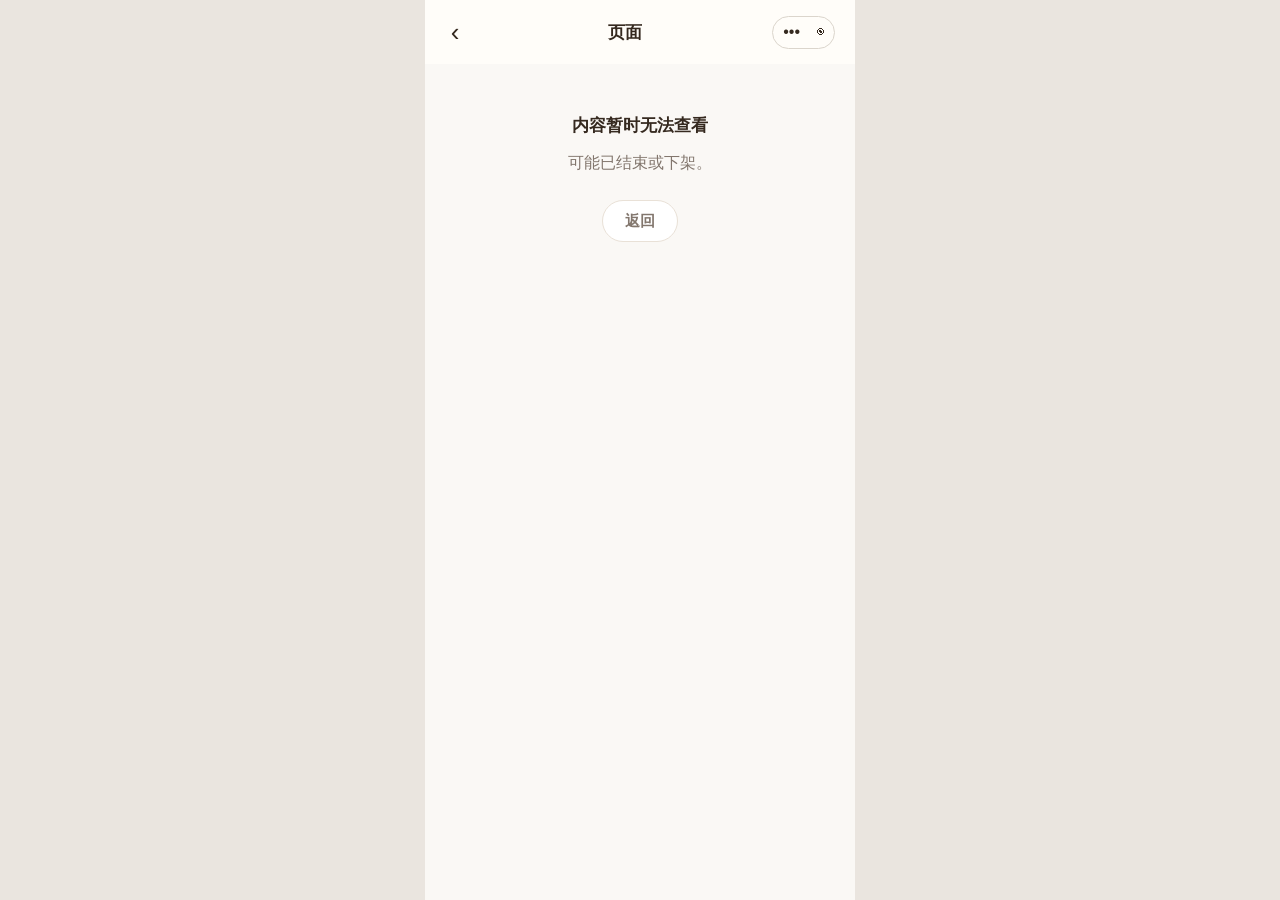
<file: index-v3.html>
<!doctype html><html lang="zh-CN"><head><meta charset="utf-8"><meta name="viewport" content="width=device-width,initial-scale=1"><title>湖北青年有家 · V3.0 布局对照</title><link rel="stylesheet" href="style.css"><link rel="stylesheet" href="ai-gift.css"><link rel="stylesheet" href="v3.css"></head><body class="mobile-body"><main id="app" class="phone"></main><div id="overlay"></div><div id="toast" role="status"></div><script src="data.js"></script><script src="v3-data.js"></script><script src="mini.js"></script><script src="v3-mini.js"></script></body></html>
</file>
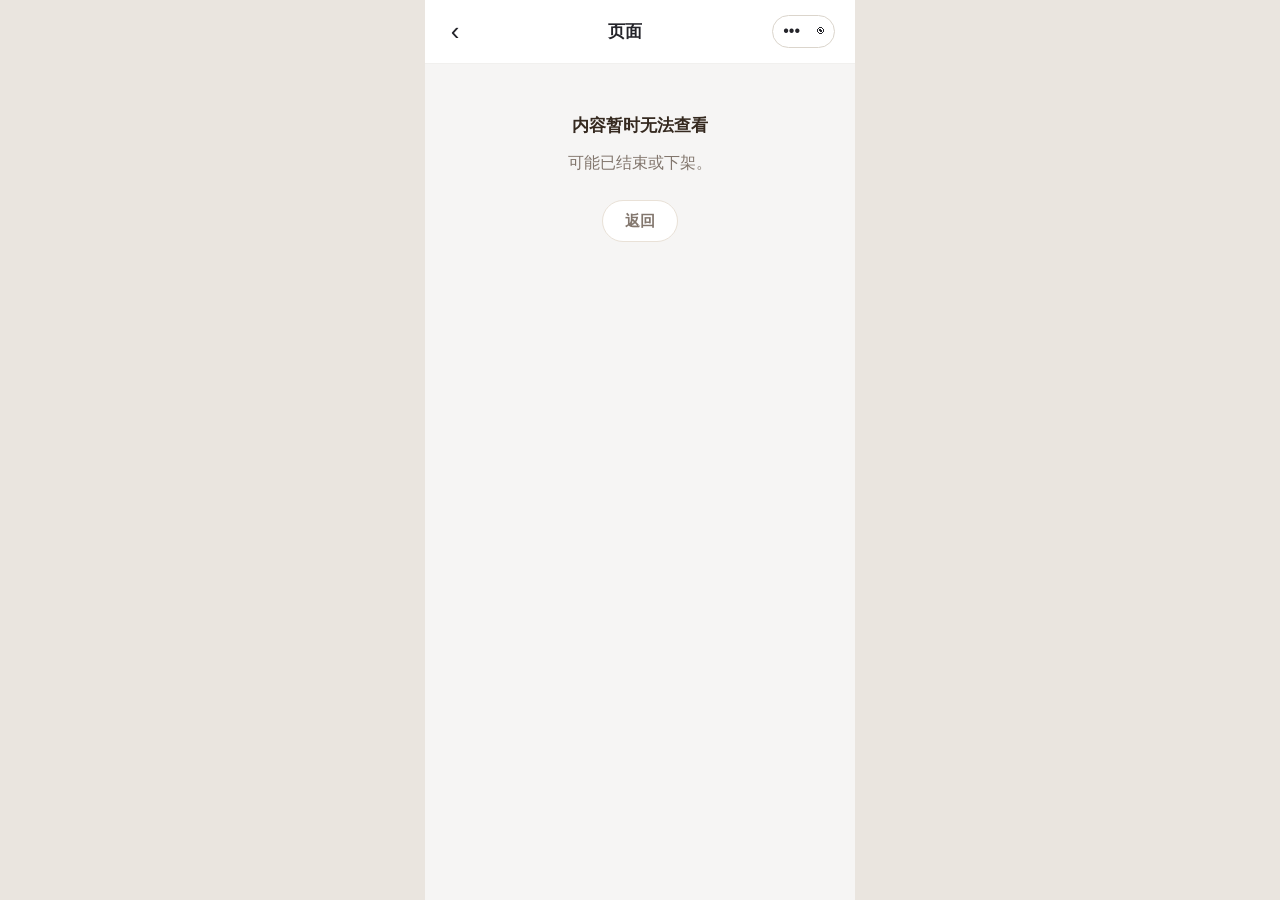
<file: index-v4-before-growth.html>
<!doctype html>
<html lang="zh-CN">
<head>
  <meta charset="utf-8">
  <meta name="viewport" content="width=device-width,initial-scale=1">
  <title>湖北青年有家 · 一期运营原型 V4.0</title>
  <meta name="description" content="湖北青年有家 V4.0：房源信息流、分类个人中心、现有通勤找房与找房清单、一期活动及房源详情推荐交互原型">
  <link rel="stylesheet" href="style.css">
  <link rel="stylesheet" href="ai-gift.css">
  <link rel="stylesheet" href="v3.css">
  <link rel="stylesheet" href="v4.css">
  <link rel="stylesheet" href="v4-room.css">
  <link rel="stylesheet" href="v4-commute-current.css">
  <link rel="stylesheet" href="doubao-gift.css">
</head>
<body class="mobile-body">
  <main id="app" class="phone"></main>
  <div id="overlay"></div>
  <div id="toast" role="status"></div>
  <script src="data.js"></script>
  <script src="v3-data.js"></script>
  <script src="doubao-data.js"></script>
  <script src="admin2-data.js"></script>
  <script src="mini.js"></script>
  <script src="v3-mini.js"></script>
  <script src="v4-data.js"></script>
  <script src="v4-room.js"></script>
  <script src="v4-commute-current.js"></script>
  <script src="v4-mini.js"></script>
  <script src="doubao-gift.js"></script>
  <script src="admin2-client.js"></script>
</body>
</html>
</file>
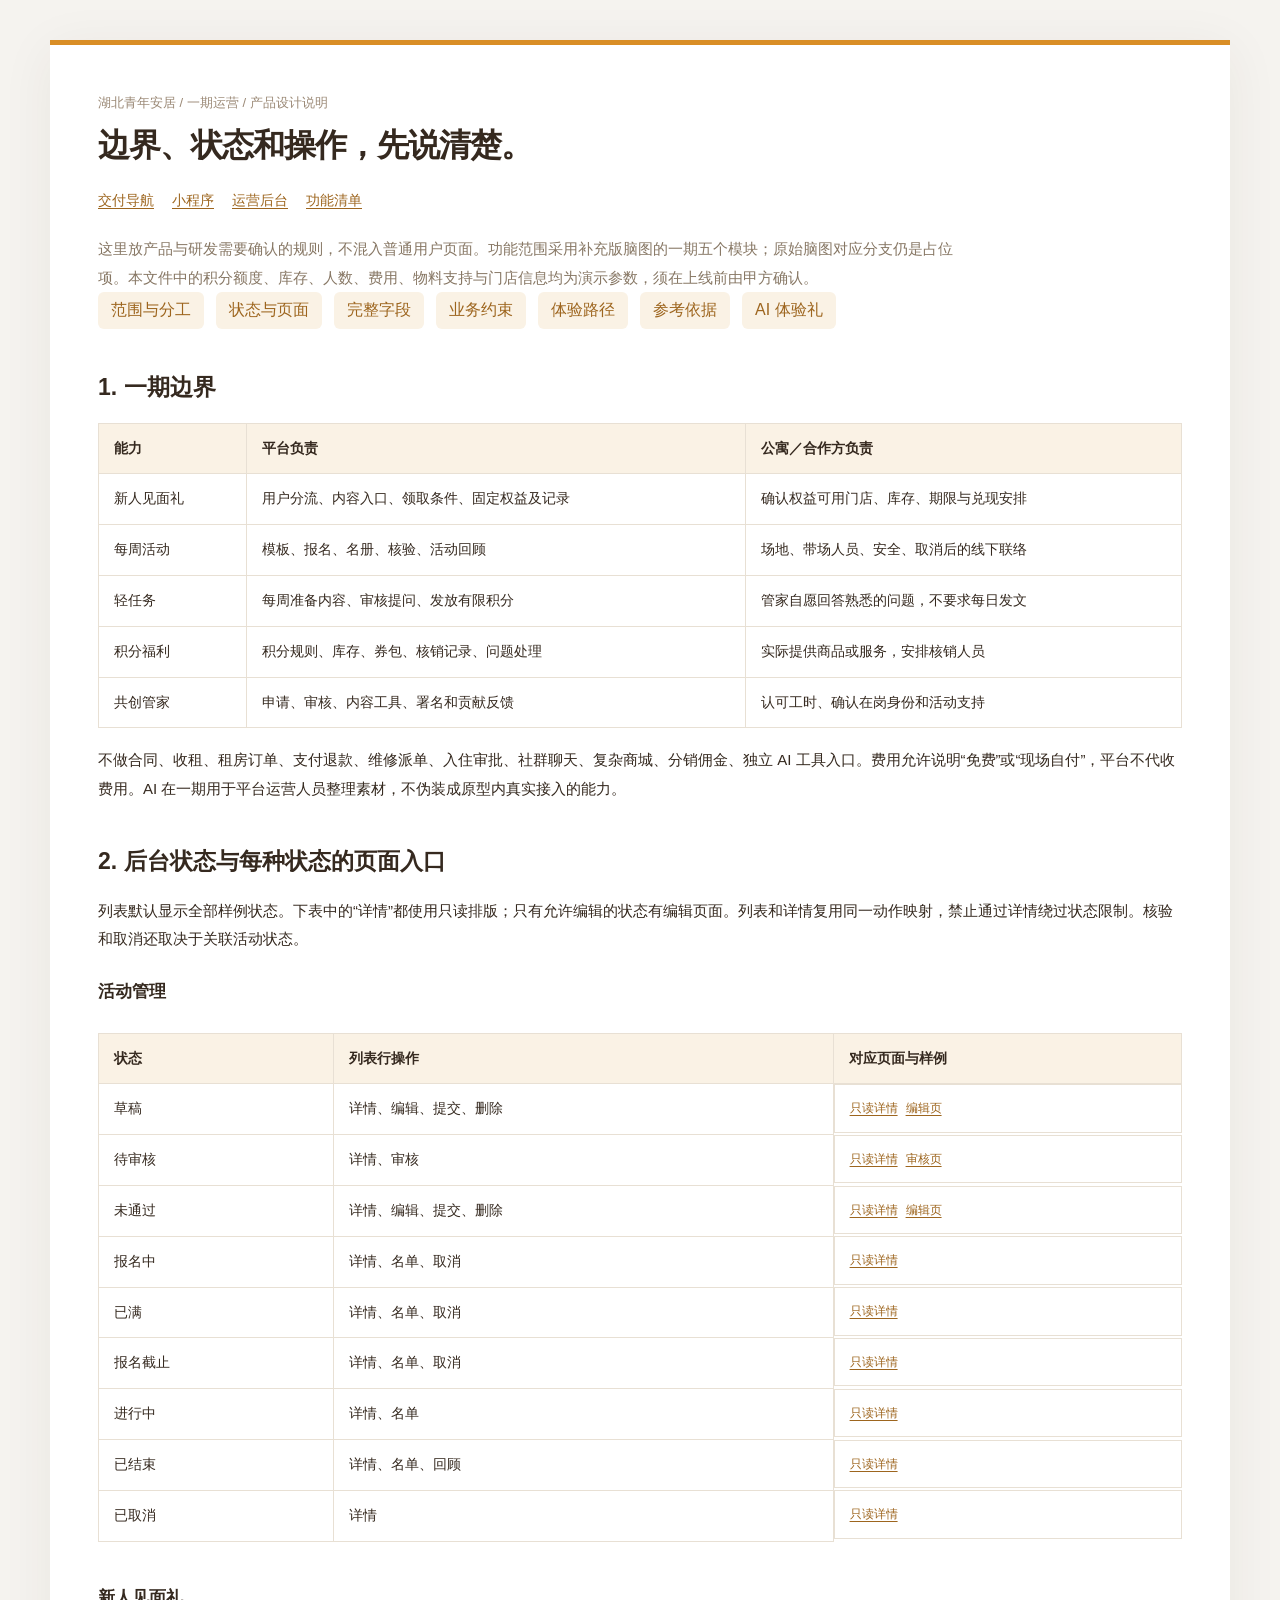
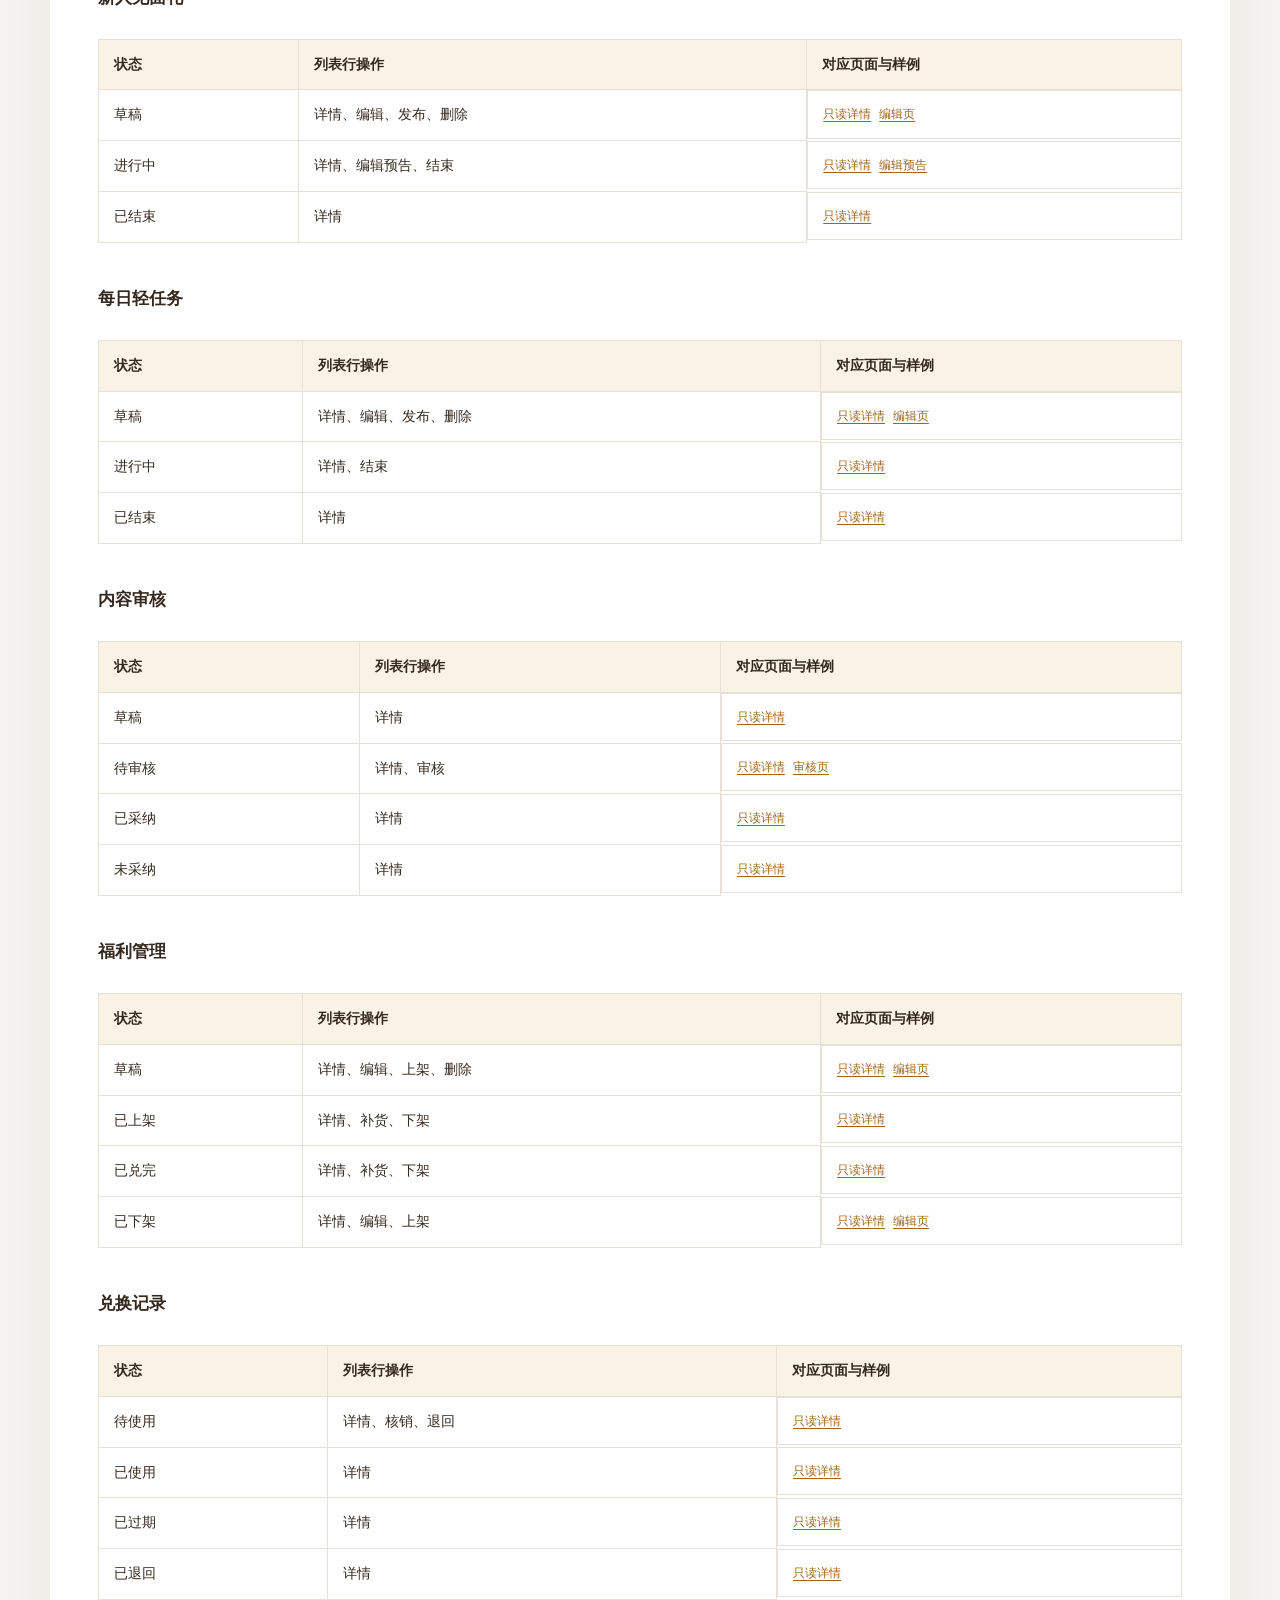
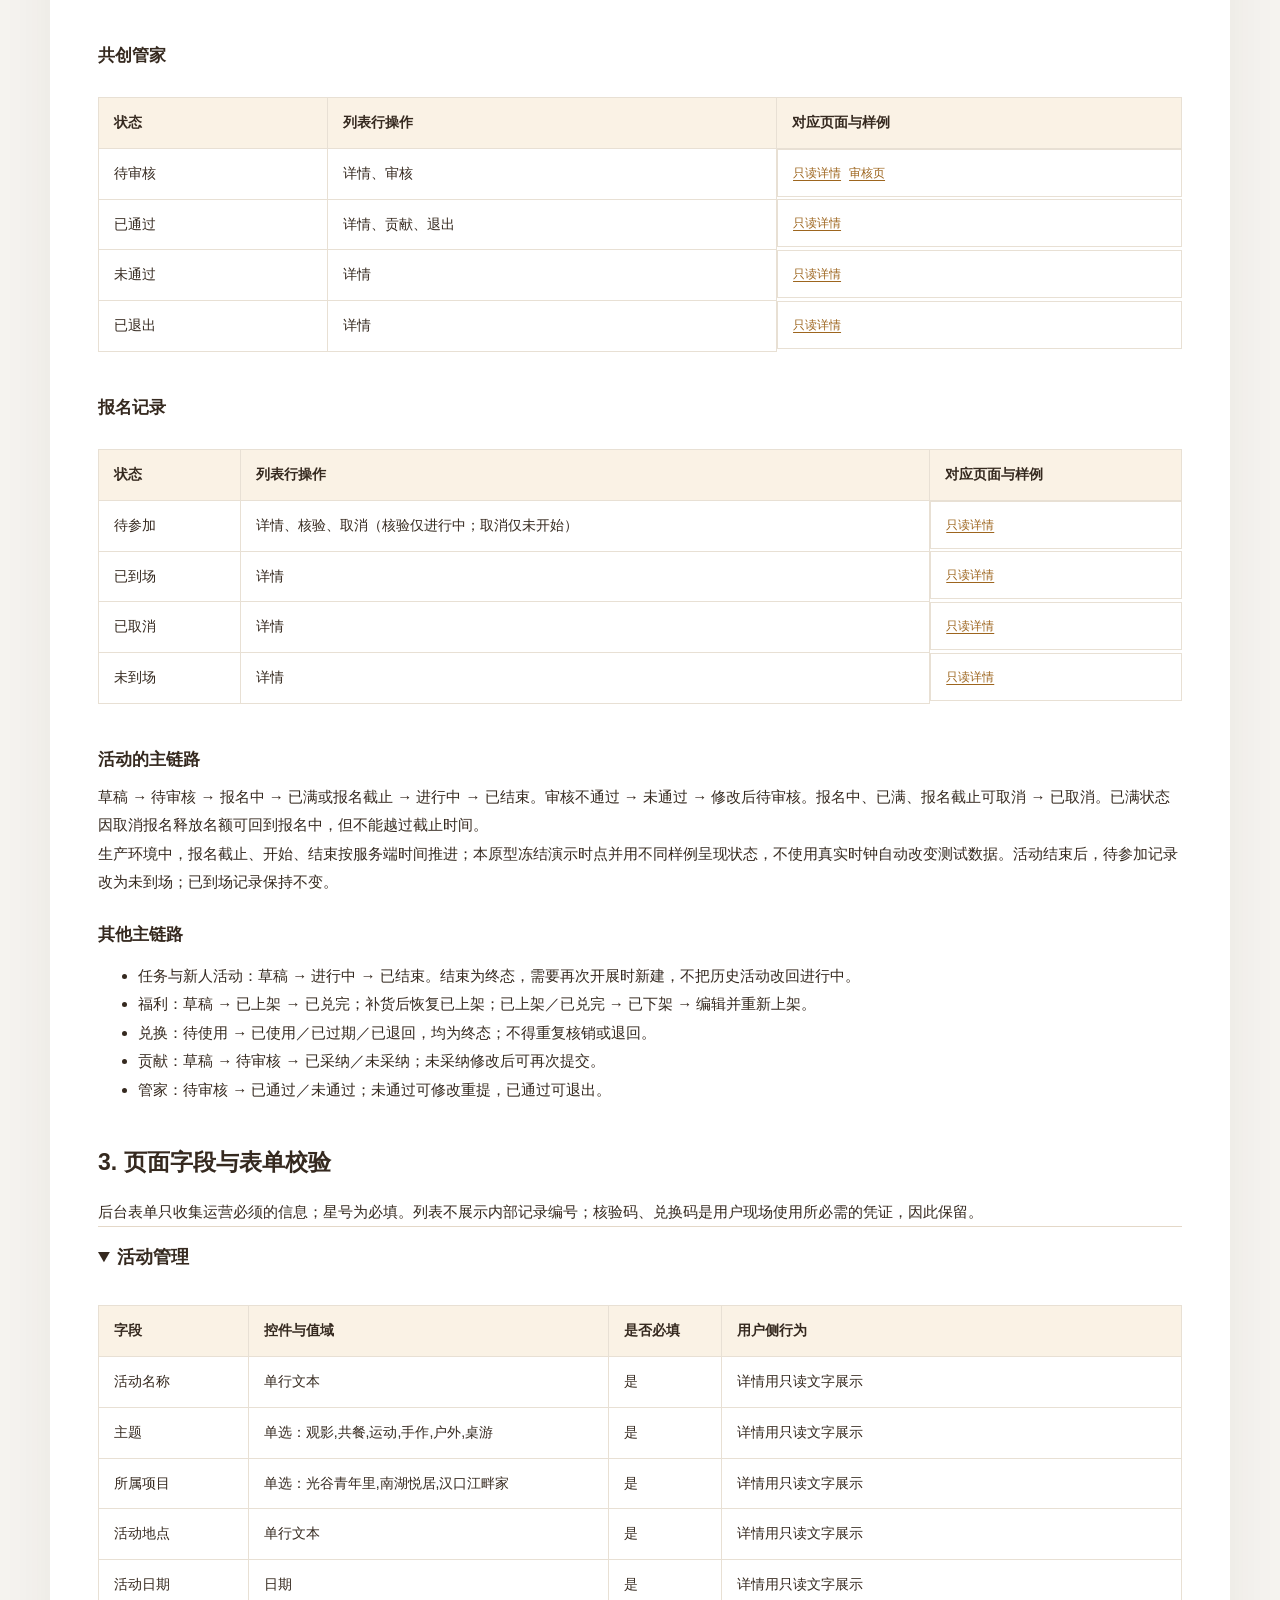
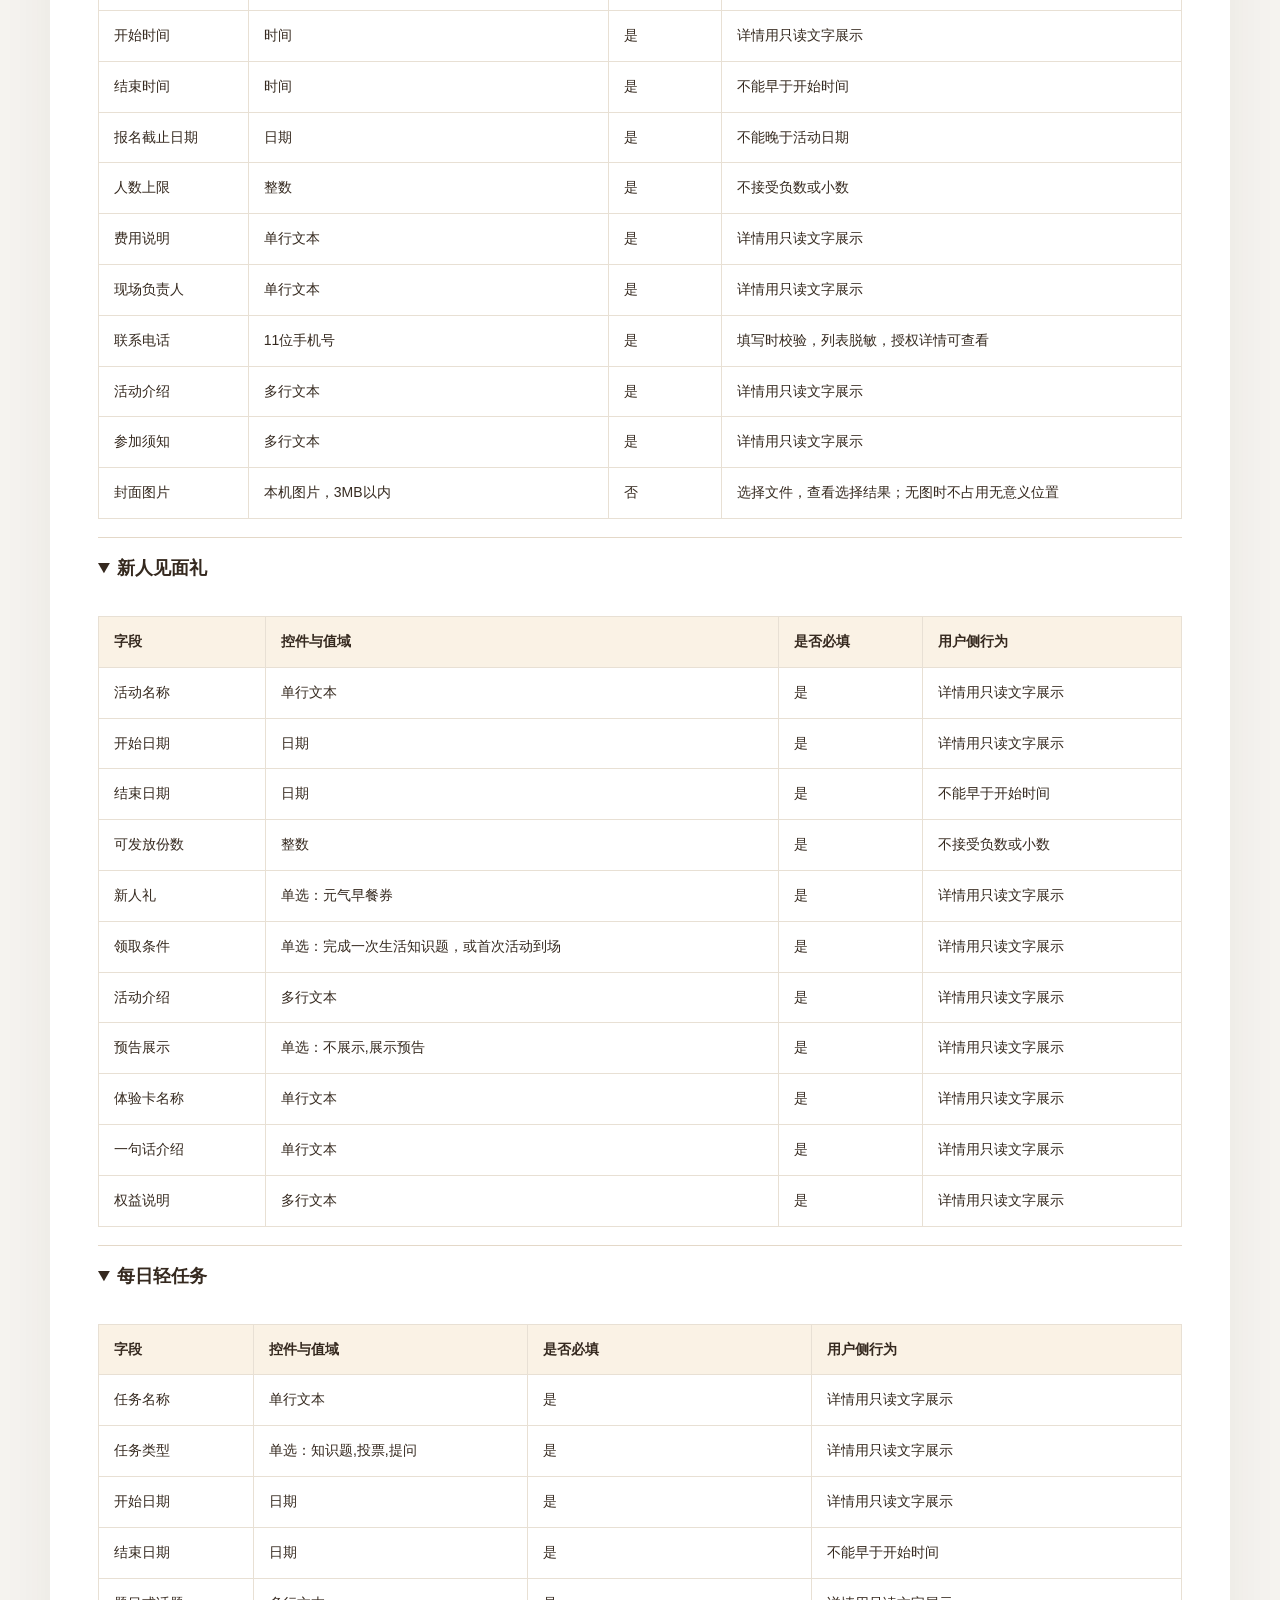
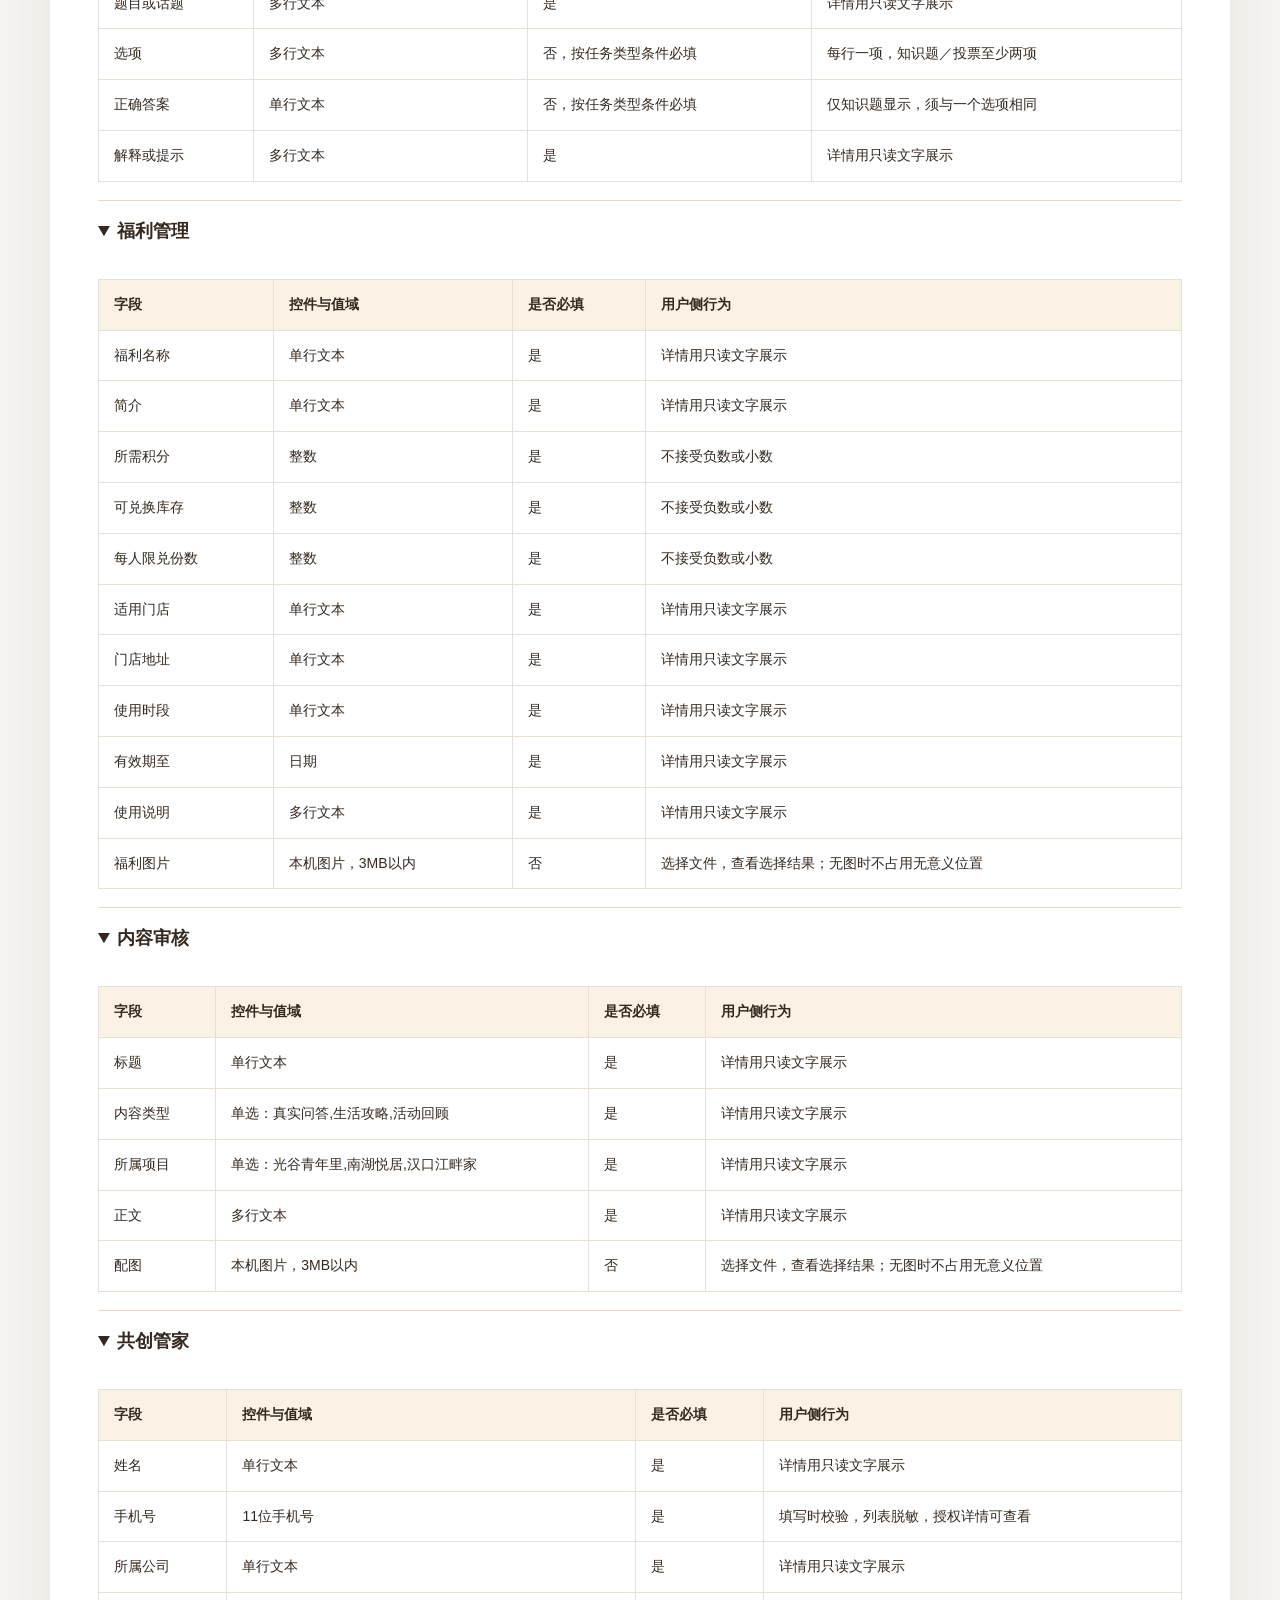
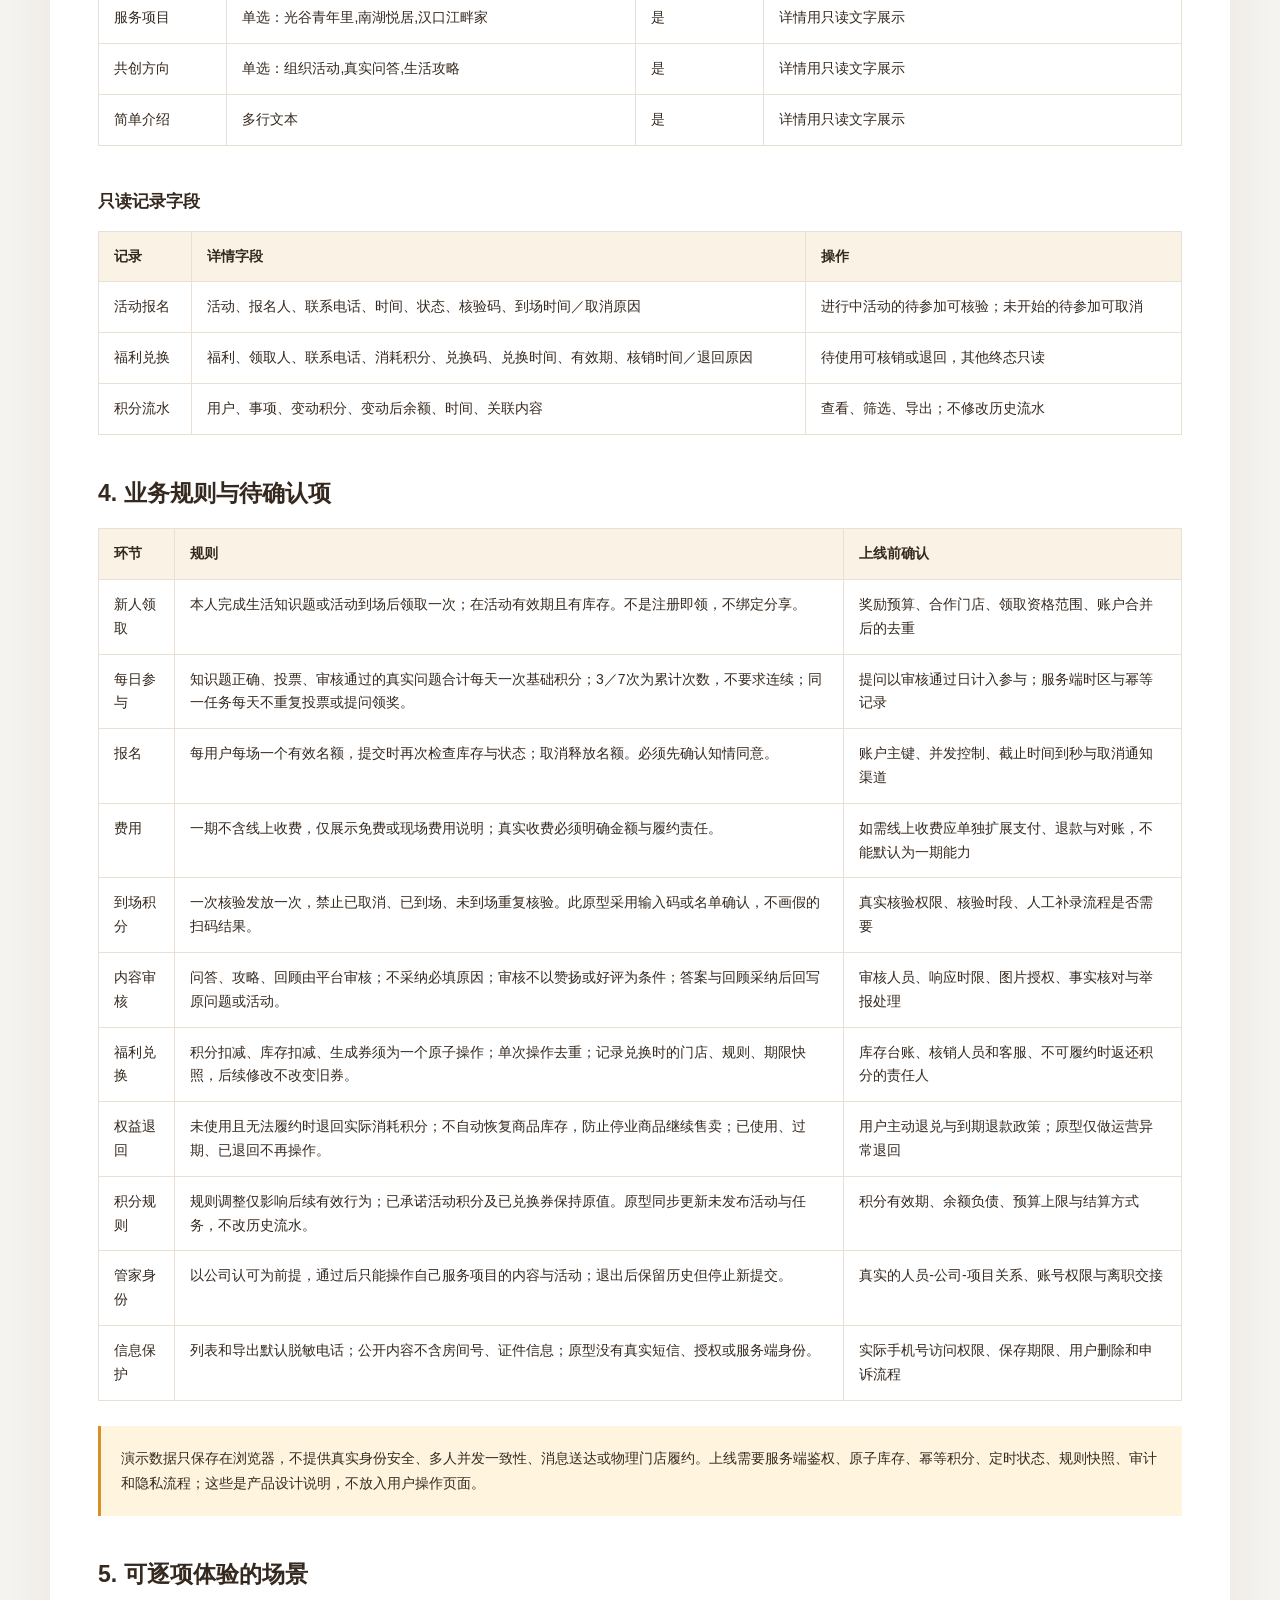
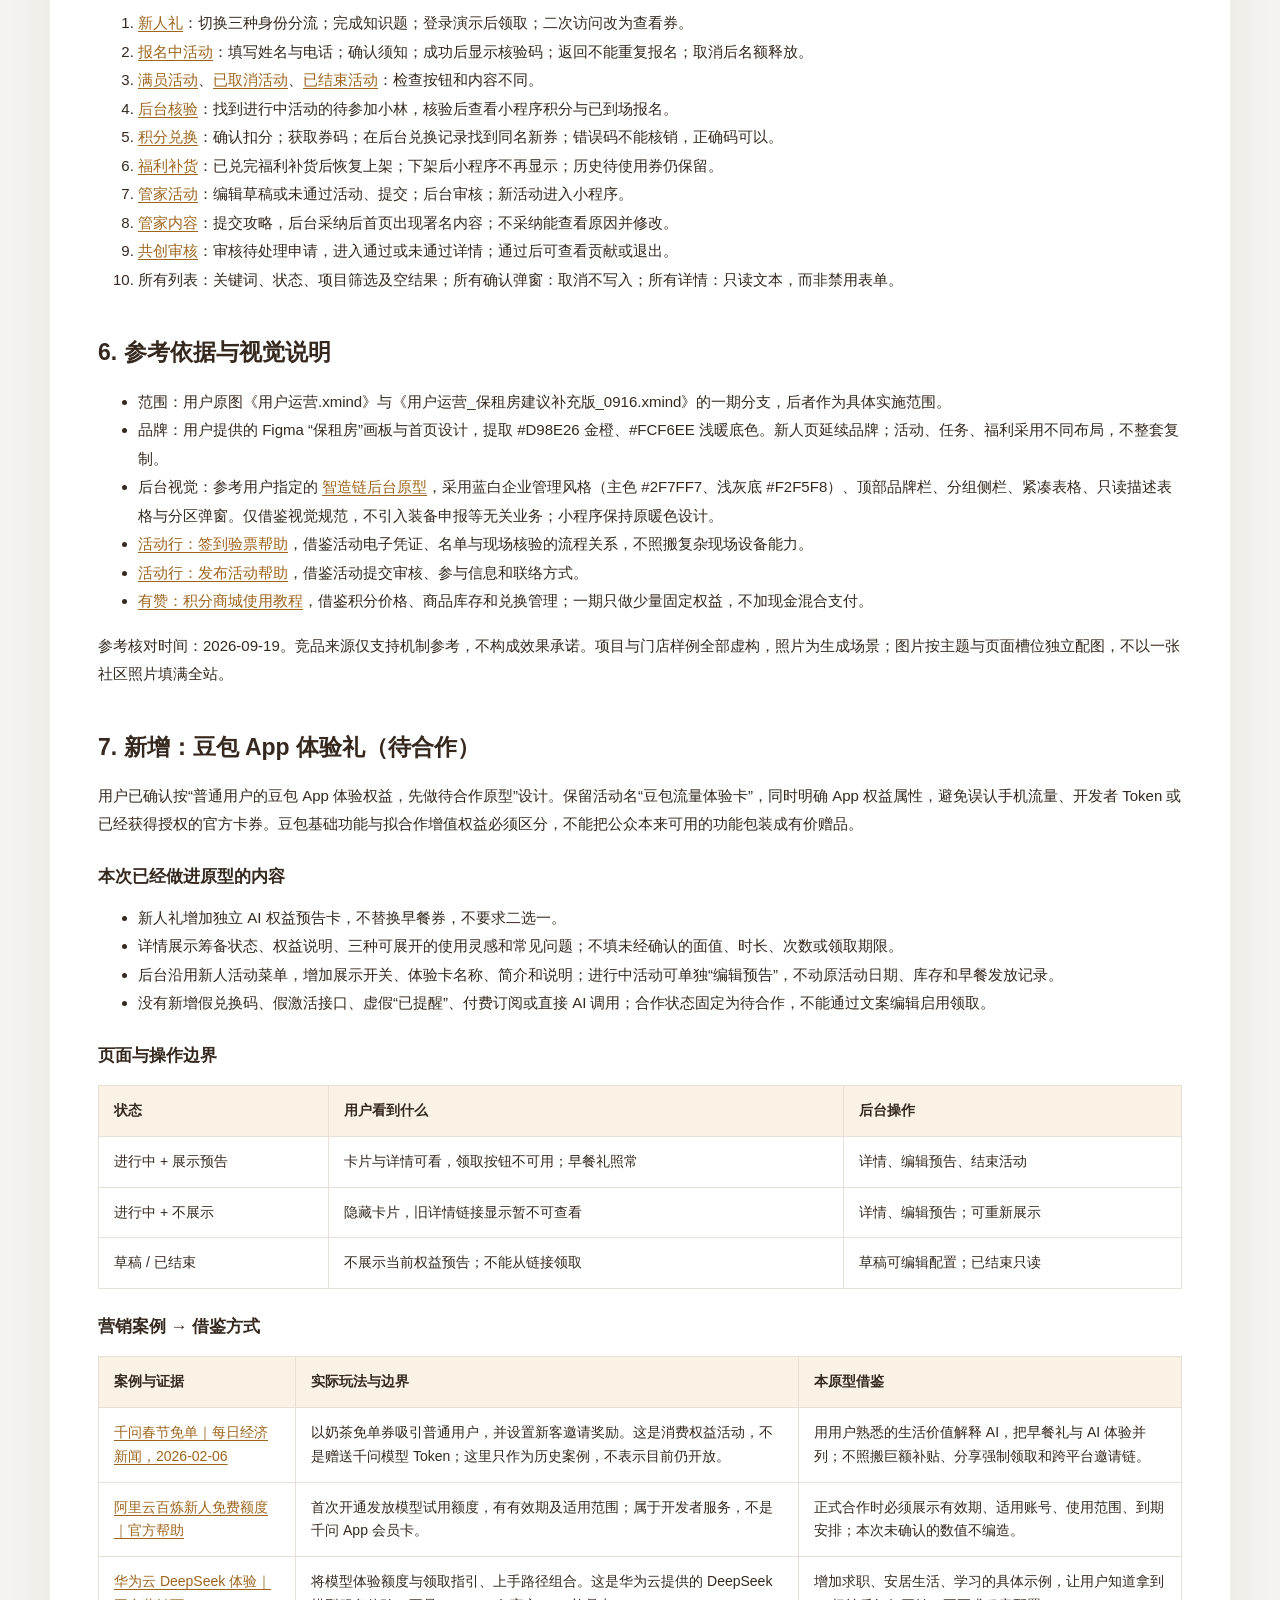
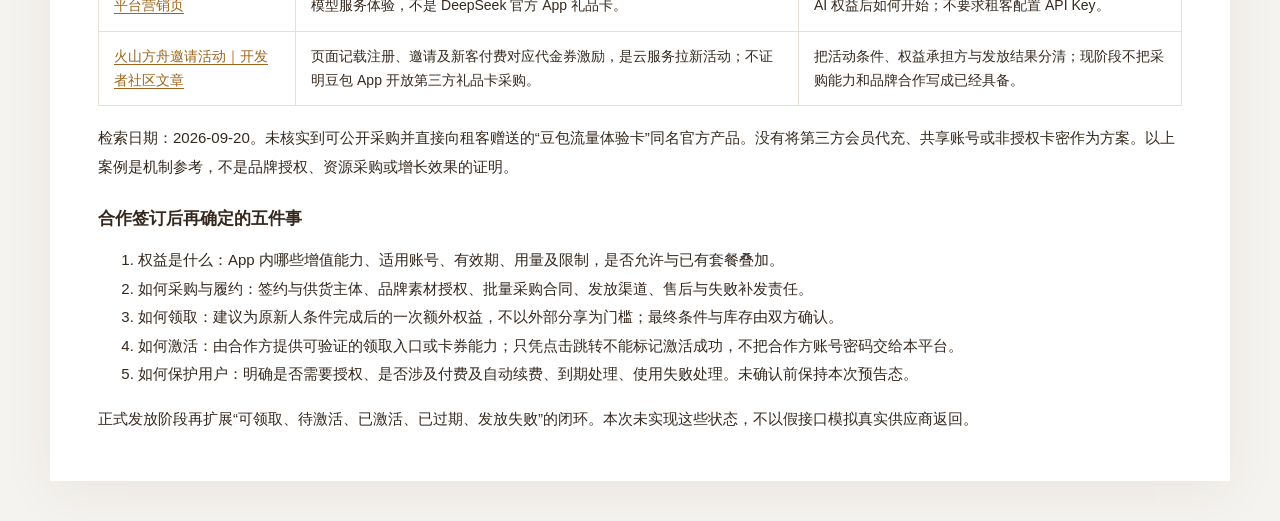
<file: spec.html>
<!doctype html><html lang="zh-CN"><head><meta charset="utf-8"><meta name="viewport" content="width=device-width,initial-scale=1"><title>产品设计说明 · 一期运营</title><link rel="stylesheet" href="style.css"><link rel="stylesheet" href="docs.css"></head><body><main class="doc"><small>湖北青年安居 / 一期运营 / 产品设计说明</small><h1>边界、状态和操作，先说清楚。</h1><nav><a href="start.html">交付导航</a><a href="index.html">小程序</a><a href="admin.html">运营后台</a><a href="features.html">功能清单</a></nav><p class="intro">这里放产品与研发需要确认的规则，不混入普通用户页面。功能范围采用补充版脑图的一期五个模块；原始脑图对应分支仍是占位项。本文件中的积分额度、库存、人数、费用、物料支持与门店信息均为演示参数，须在上线前由甲方确认。</p><div class="toc"><a href="#scope">范围与分工</a><a href="#states">状态与页面</a><a href="#fields">完整字段</a><a href="#rules">业务约束</a><a href="#tests">体验路径</a><a href="#sources">参考依据</a><a href="#ai-gift">AI 体验礼</a></div><h2 id="scope">1. 一期边界</h2><table><tr><th>能力</th><th>平台负责</th><th>公寓／合作方负责</th></tr><tr><td>新人见面礼</td><td>用户分流、内容入口、领取条件、固定权益及记录</td><td>确认权益可用门店、库存、期限与兑现安排</td></tr><tr><td>每周活动</td><td>模板、报名、名册、核验、活动回顾</td><td>场地、带场人员、安全、取消后的线下联络</td></tr><tr><td>轻任务</td><td>每周准备内容、审核提问、发放有限积分</td><td>管家自愿回答熟悉的问题，不要求每日发文</td></tr><tr><td>积分福利</td><td>积分规则、库存、券包、核销记录、问题处理</td><td>实际提供商品或服务，安排核销人员</td></tr><tr><td>共创管家</td><td>申请、审核、内容工具、署名和贡献反馈</td><td>认可工时、确认在岗身份和活动支持</td></tr></table><p>不做合同、收租、租房订单、支付退款、维修派单、入住审批、社群聊天、复杂商城、分销佣金、独立 AI 工具入口。费用允许说明“免费”或“现场自付”，平台不代收费用。AI 在一期用于平台运营人员整理素材，不伪装成原型内真实接入的能力。</p><h2 id="states">2. 后台状态与每种状态的页面入口</h2><p>列表默认显示全部样例状态。下表中的“详情”都使用只读排版；只有允许编辑的状态有编辑页面。列表和详情复用同一动作映射，禁止通过详情绕过状态限制。核验和取消还取决于关联活动状态。</p><div id="state-tables"></div><h3>活动的主链路</h3><p>草稿 → 待审核 → 报名中 → 已满或报名截止 → 进行中 → 已结束。审核不通过 → 未通过 → 修改后待审核。报名中、已满、报名截止可取消 → 已取消。已满状态因取消报名释放名额可回到报名中，但不能越过截止时间。</p><p>生产环境中，报名截止、开始、结束按服务端时间推进；本原型冻结演示时点并用不同样例呈现状态，不使用真实时钟自动改变测试数据。活动结束后，待参加记录改为未到场；已到场记录保持不变。</p><h3>其他主链路</h3><ul><li>任务与新人活动：草稿 → 进行中 → 已结束。结束为终态，需要再次开展时新建，不把历史活动改回进行中。</li><li>福利：草稿 → 已上架 → 已兑完；补货后恢复已上架；已上架／已兑完 → 已下架 → 编辑并重新上架。</li><li>兑换：待使用 → 已使用／已过期／已退回，均为终态；不得重复核销或退回。</li><li>贡献：草稿 → 待审核 → 已采纳／未采纳；未采纳修改后可再次提交。</li><li>管家：待审核 → 已通过／未通过；未通过可修改重提，已通过可退出。</li></ul><h2 id="fields">3. 页面字段与表单校验</h2><p>后台表单只收集运营必须的信息；星号为必填。列表不展示内部记录编号；核验码、兑换码是用户现场使用所必需的凭证，因此保留。</p><div id="field-tables"></div><h3>只读记录字段</h3><table><tr><th>记录</th><th>详情字段</th><th>操作</th></tr><tr><td>活动报名</td><td>活动、报名人、联系电话、时间、状态、核验码、到场时间／取消原因</td><td>进行中活动的待参加可核验；未开始的待参加可取消</td></tr><tr><td>福利兑换</td><td>福利、领取人、联系电话、消耗积分、兑换码、兑换时间、有效期、核销时间／退回原因</td><td>待使用可核销或退回，其他终态只读</td></tr><tr><td>积分流水</td><td>用户、事项、变动积分、变动后余额、时间、关联内容</td><td>查看、筛选、导出；不修改历史流水</td></tr></table><h2 id="rules">4. 业务规则与待确认项</h2><table><tr><th>环节</th><th>规则</th><th>上线前确认</th></tr><tr><td>新人领取</td><td>本人完成生活知识题或活动到场后领取一次；在活动有效期且有库存。不是注册即领，不绑定分享。</td><td>奖励预算、合作门店、领取资格范围、账户合并后的去重</td></tr><tr><td>每日参与</td><td>知识题正确、投票、审核通过的真实问题合计每天一次基础积分；3／7次为累计次数，不要求连续；同一任务每天不重复投票或提问领奖。</td><td>提问以审核通过日计入参与；服务端时区与幂等记录</td></tr><tr><td>报名</td><td>每用户每场一个有效名额，提交时再次检查库存与状态；取消释放名额。必须先确认知情同意。</td><td>账户主键、并发控制、截止时间到秒与取消通知渠道</td></tr><tr><td>费用</td><td>一期不含线上收费，仅展示免费或现场费用说明；真实收费必须明确金额与履约责任。</td><td>如需线上收费应单独扩展支付、退款与对账，不能默认为一期能力</td></tr><tr><td>到场积分</td><td>一次核验发放一次，禁止已取消、已到场、未到场重复核验。此原型采用输入码或名单确认，不画假的扫码结果。</td><td>真实核验权限、核验时段、人工补录流程是否需要</td></tr><tr><td>内容审核</td><td>问答、攻略、回顾由平台审核；不采纳必填原因；审核不以赞扬或好评为条件；答案与回顾采纳后回写原问题或活动。</td><td>审核人员、响应时限、图片授权、事实核对与举报处理</td></tr><tr><td>福利兑换</td><td>积分扣减、库存扣减、生成券须为一个原子操作；单次操作去重；记录兑换时的门店、规则、期限快照，后续修改不改变旧券。</td><td>库存台账、核销人员和客服、不可履约时返还积分的责任人</td></tr><tr><td>权益退回</td><td>未使用且无法履约时退回实际消耗积分；不自动恢复商品库存，防止停业商品继续售卖；已使用、过期、已退回不再操作。</td><td>用户主动退兑与到期退款政策；原型仅做运营异常退回</td></tr><tr><td>积分规则</td><td>规则调整仅影响后续有效行为；已承诺活动积分及已兑换券保持原值。原型同步更新未发布活动与任务，不改历史流水。</td><td>积分有效期、余额负债、预算上限与结算方式</td></tr><tr><td>管家身份</td><td>以公司认可为前提，通过后只能操作自己服务项目的内容与活动；退出后保留历史但停止新提交。</td><td>真实的人员-公司-项目关系、账号权限与离职交接</td></tr><tr><td>信息保护</td><td>列表和导出默认脱敏电话；公开内容不含房间号、证件信息；原型没有真实短信、授权或服务端身份。</td><td>实际手机号访问权限、保存期限、用户删除和申诉流程</td></tr></table><div class="notice">演示数据只保存在浏览器，不提供真实身份安全、多人并发一致性、消息送达或物理门店履约。上线需要服务端鉴权、原子库存、幂等积分、定时状态、规则快照、审计和隐私流程；这些是产品设计说明，不放入用户操作页面。</div><h2 id="tests">5. 可逐项体验的场景</h2><ol><li><a href="index.html#/newcomer">新人礼</a>：切换三种身份分流；完成知识题；登录演示后领取；二次访问改为查看券。</li><li><a href="index.html#/event/e1">报名中活动</a>：填写姓名与电话；确认须知；成功后显示核验码；返回不能重复报名；取消后名额释放。</li><li><a href="index.html#/event/e2">满员活动</a>、<a href="index.html#/event/e5">已取消活动</a>、<a href="index.html#/event/e4">已结束活动</a>：检查按钮和内容不同。</li><li><a href="admin.html#/registrations">后台核验</a>：找到进行中活动的待参加小林，核验后查看小程序积分与已到场报名。</li><li><a href="index.html#/reward/r1">积分兑换</a>：确认扣分；获取券码；在后台兑换记录找到同名新券；错误码不能核销，正确码可以。</li><li><a href="admin.html#/rewards">福利补货</a>：已兑完福利补货后恢复上架；下架后小程序不再显示；历史待使用券仍保留。</li><li><a href="index.html#/keeper-events">管家活动</a>：编辑草稿或未通过活动、提交；后台审核；新活动进入小程序。</li><li><a href="index.html#/content-edit/new">管家内容</a>：提交攻略，后台采纳后首页出现署名内容；不采纳能查看原因并修改。</li><li><a href="admin.html#/keepers">共创审核</a>：审核待处理申请，进入通过或未通过详情；通过后可查看贡献或退出。</li><li>所有列表：关键词、状态、项目筛选及空结果；所有确认弹窗：取消不写入；所有详情：只读文本，而非禁用表单。</li></ol><h2 id="sources">6. 参考依据与视觉说明</h2><ul><li>范围：用户原图《用户运营.xmind》与《用户运营_保租房建议补充版_0916.xmind》的一期分支，后者作为具体实施范围。</li><li>品牌：用户提供的 Figma “保租房”画板与首页设计，提取 #D98E26 金橙、#FCF6EE 浅暖底色。新人页延续品牌；活动、任务、福利采用不同布局，不整套复制。</li><li>后台视觉：参考用户指定的 <a href="https://6038840.github.io/603884014/">智造链后台原型</a>，采用蓝白企业管理风格（主色 #2F7FF7、浅灰底 #F2F5F8）、顶部品牌栏、分组侧栏、紧凑表格、只读描述表格与分区弹窗。仅借鉴视觉规范，不引入装备申报等无关业务；小程序保持原暖色设计。</li><li><a href="https://media.huodongxing.com/2026/03/04/%E7%AD%BE%E5%88%B0%E9%AA%8C%E7%A5%A8%E6%8C%87%E5%BC%95/">活动行：签到验票帮助</a>，借鉴活动电子凭证、名单与现场核验的流程关系，不照搬复杂现场设备能力。</li><li><a href="https://media.huodongxing.com/2026/03/04/%E5%8F%91%E5%B8%83%E6%B4%BB%E5%8A%A8%E6%8C%87%E5%BC%95/">活动行：发布活动帮助</a>，借鉴活动提交审核、参与信息和联络方式。</li><li><a href="https://help.youzan.com/displaylist/detail_44_44-2-79743">有赞：积分商城使用教程</a>，借鉴积分价格、商品库存和兑换管理；一期只做少量固定权益，不加现金混合支付。</li></ul><p>参考核对时间：2026-09-19。竞品来源仅支持机制参考，不构成效果承诺。项目与门店样例全部虚构，照片为生成场景；图片按主题与页面槽位独立配图，不以一张社区照片填满全站。</p><h2 id="ai-gift">7. 新增：豆包 App 体验礼（待合作）</h2><p>用户已确认按“普通用户的豆包 App 体验权益，先做待合作原型”设计。保留活动名“豆包流量体验卡”，同时明确 App 权益属性，避免误认手机流量、开发者 Token 或已经获得授权的官方卡券。豆包基础功能与拟合作增值权益必须区分，不能把公众本来可用的功能包装成有价赠品。</p><h3>本次已经做进原型的内容</h3><ul><li>新人礼增加独立 AI 权益预告卡，不替换早餐券，不要求二选一。</li><li>详情展示筹备状态、权益说明、三种可展开的使用灵感和常见问题；不填未经确认的面值、时长、次数或领取期限。</li><li>后台沿用新人活动菜单，增加展示开关、体验卡名称、简介和说明；进行中活动可单独“编辑预告”，不动原活动日期、库存和早餐发放记录。</li><li>没有新增假兑换码、假激活接口、虚假“已提醒”、付费订阅或直接 AI 调用；合作状态固定为待合作，不能通过文案编辑启用领取。</li></ul><h3>页面与操作边界</h3><table><tr><th>状态</th><th>用户看到什么</th><th>后台操作</th></tr><tr><td>进行中 + 展示预告</td><td>卡片与详情可看，领取按钮不可用；早餐礼照常</td><td>详情、编辑预告、结束活动</td></tr><tr><td>进行中 + 不展示</td><td>隐藏卡片，旧详情链接显示暂不可查看</td><td>详情、编辑预告；可重新展示</td></tr><tr><td>草稿 / 已结束</td><td>不展示当前权益预告；不能从链接领取</td><td>草稿可编辑配置；已结束只读</td></tr></table><h3>营销案例 → 借鉴方式</h3><table><tr><th>案例与证据</th><th>实际玩法与边界</th><th>本原型借鉴</th></tr><tr><td><a href="https://www.nbd.com.cn/articles/2026-02-06/4252220.html">千问春节免单｜每日经济新闻，2026-02-06</a></td><td>以奶茶免单券吸引普通用户，并设置新客邀请奖励。这是消费权益活动，不是赠送千问模型 Token；这里只作为历史案例，不表示目前仍开放。</td><td>用用户熟悉的生活价值解释 AI，把早餐礼与 AI 体验并列；不照搬巨额补贴、分享强制领取和跨平台邀请链。</td></tr><tr><td><a href="https://help.aliyun.com/zh/model-studio/new-free-quota">阿里云百炼新人免费额度｜官方帮助</a></td><td>首次开通发放模型试用额度，有有效期及适用范围；属于开发者服务，不是千问 App 会员卡。</td><td>正式合作时必须展示有效期、适用账号、使用范围、到期安排；本次未确认的数值不编造。</td></tr><tr><td><a href="https://www.huaweicloud.com/partners/training/deepseek.html">华为云 DeepSeek 体验｜平台营销页</a></td><td>将模型体验额度与领取指引、上手路径组合。这是华为云提供的 DeepSeek 模型服务体验，不是 DeepSeek 官方 App 礼品卡。</td><td>增加求职、安居生活、学习的具体示例，让用户知道拿到 AI 权益后如何开始；不要求租客配置 API Key。</td></tr><tr><td><a href="https://developer.volcengine.com/articles/7475229159057260582">火山方舟邀请活动｜开发者社区文章</a></td><td>页面记载注册、邀请及新客付费对应代金券激励，是云服务拉新活动；不证明豆包 App 开放第三方礼品卡采购。</td><td>把活动条件、权益承担方与发放结果分清；现阶段不把采购能力和品牌合作写成已经具备。</td></tr></table><p>检索日期：2026-09-20。未核实到可公开采购并直接向租客赠送的“豆包流量体验卡”同名官方产品。没有将第三方会员代充、共享账号或非授权卡密作为方案。以上案例是机制参考，不是品牌授权、资源采购或增长效果的证明。</p><h3>合作签订后再确定的五件事</h3><ol><li>权益是什么：App 内哪些增值能力、适用账号、有效期、用量及限制，是否允许与已有套餐叠加。</li><li>如何采购与履约：签约与供货主体、品牌素材授权、批量采购合同、发放渠道、售后与失败补发责任。</li><li>如何领取：建议为原新人条件完成后的一次额外权益，不以外部分享为门槛；最终条件与库存由双方确认。</li><li>如何激活：由合作方提供可验证的领取入口或卡券能力；只凭点击跳转不能标记激活成功，不把合作方账号密码交给本平台。</li><li>如何保护用户：明确是否需要授权、是否涉及付费及自动续费、到期处理、使用失败处理。未确认前保持本次预告态。</li></ol><p>正式发放阶段再扩展“可领取、待激活、已激活、已过期、发放失败”的闭环。本次未实现这些状态，不以假接口模拟真实供应商返回。</p></main><script src="data.js"></script><script src="spec.js"></script></body></html>
</file>
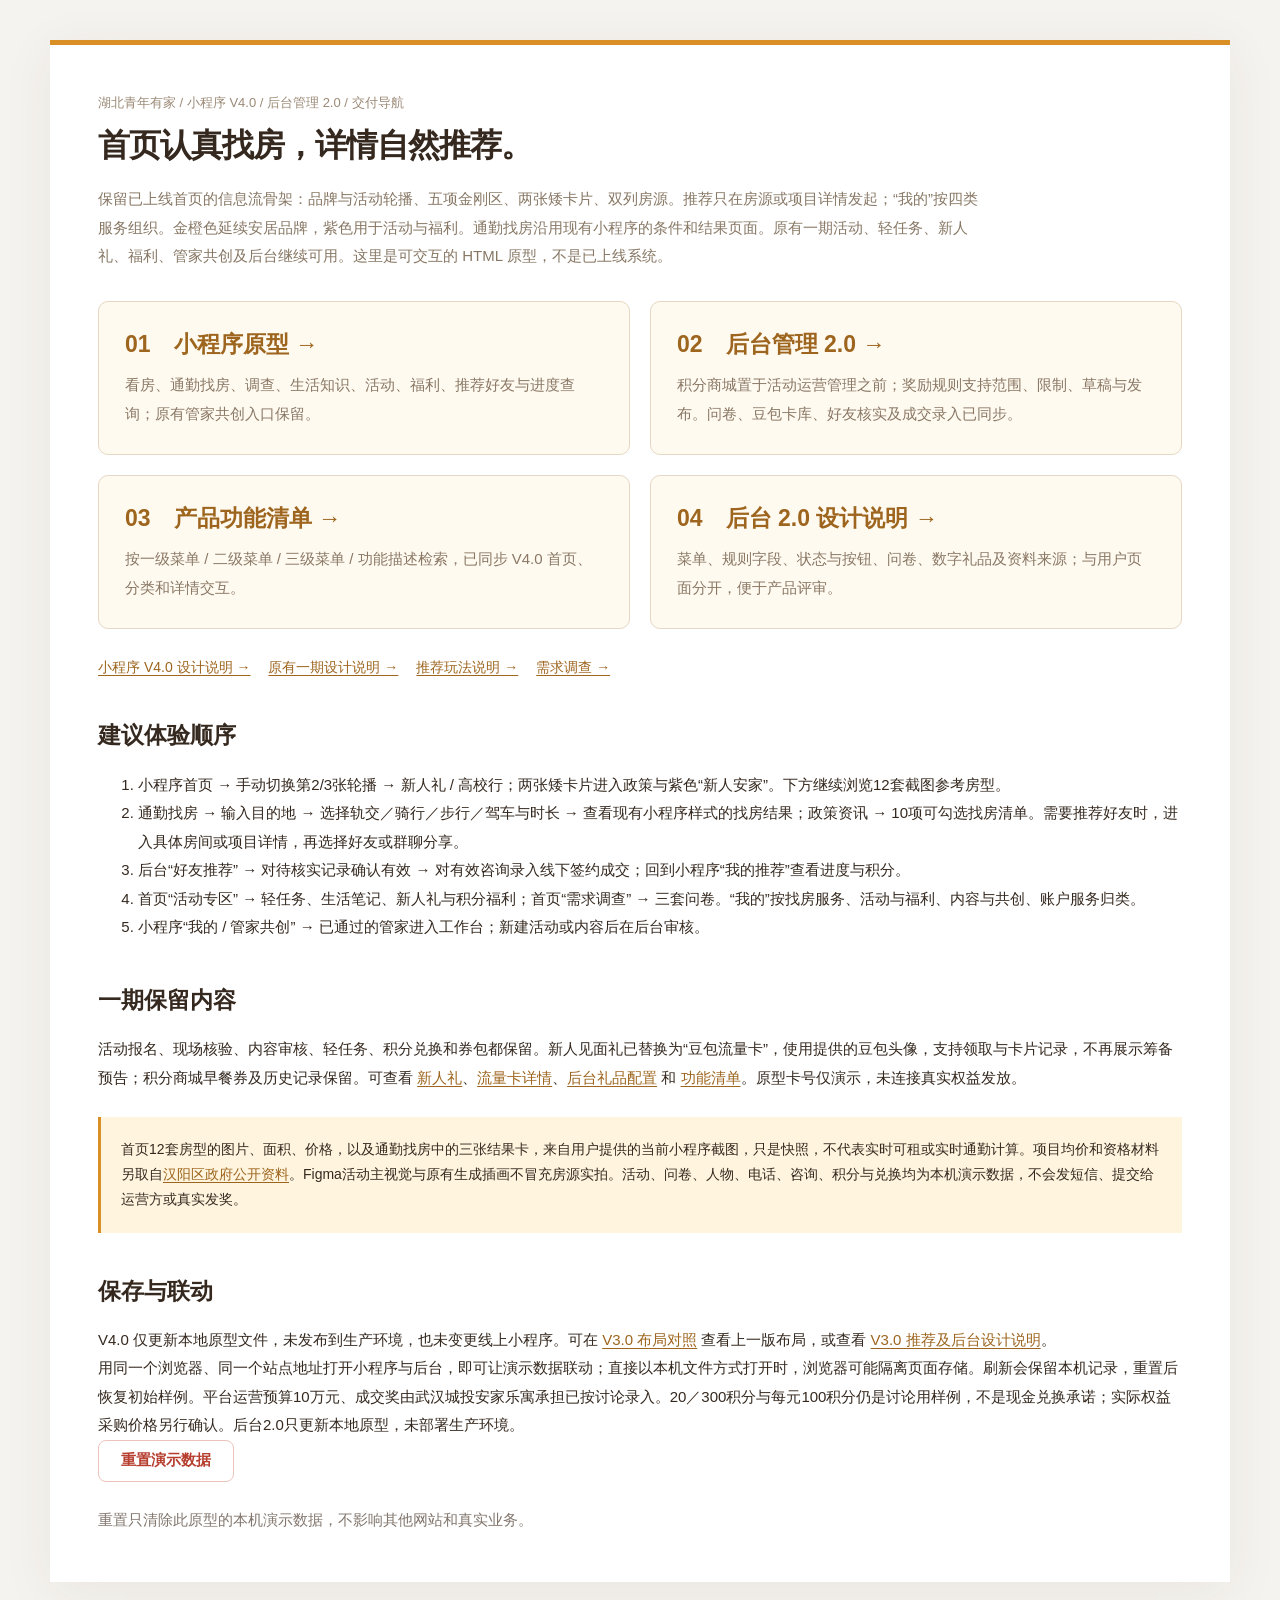
<file: start-before-growth.html>
<!doctype html>
<html lang="zh-CN">
<head>
  <meta charset="utf-8">
  <meta name="viewport" content="width=device-width,initial-scale=1">
  <title>湖北青年有家 · 一期运营原型 V4.0</title>
  <link rel="stylesheet" href="style.css">
  <link rel="stylesheet" href="docs.css">
</head>
<body>
<main class="doc">
  <small>湖北青年有家 / 小程序 V4.0 / 后台管理 2.0 / 交付导航</small>
  <h1>首页认真找房，详情自然推荐。</h1>
  <p class="intro">保留已上线首页的信息流骨架：品牌与活动轮播、五项金刚区、两张矮卡片、双列房源。推荐只在房源或项目详情发起；“我的”按四类服务组织。金橙色延续安居品牌，紫色用于活动与福利。通勤找房沿用现有小程序的条件和结果页面。原有一期活动、轻任务、新人礼、福利、管家共创及后台继续可用。这里是可交互的 HTML 原型，不是已上线系统。</p>
  <div class="cards">
    <a href="index.html"><h2>01　小程序原型 →</h2><p>看房、通勤找房、调查、生活知识、活动、福利、推荐好友与进度查询；原有管家共创入口保留。</p></a>
    <a href="admin.html#/rules"><h2>02　后台管理 2.0 →</h2><p>积分商城置于活动运营管理之前；奖励规则支持范围、限制、草稿与发布。问卷、豆包卡库、好友核实及成交录入已同步。</p></a>
    <a href="features.html"><h2>03　产品功能清单 →</h2><p>按一级菜单 / 二级菜单 / 三级菜单 / 功能描述检索，已同步 V4.0 首页、分类和详情交互。</p></a>
    <a href="admin2-spec.html"><h2>04　后台 2.0 设计说明 →</h2><p>菜单、规则字段、状态与按钮、问卷、数字礼品及资料来源；与用户页面分开，便于产品评审。</p></a>
  </div>
  <nav><a href="v4-spec.html">小程序 V4.0 设计说明 →</a><a href="spec.html">原有一期设计说明 →</a><a href="index.html#/recommend">推荐玩法说明 →</a><a href="index.html#/surveys">需求调查 →</a></nav>
  <h2>建议体验顺序</h2>
  <ol>
    <li>小程序首页 → 手动切换第2/3张轮播 → 新人礼 / 高校行；两张矮卡片进入政策与紫色“新人安家”。下方继续浏览12套截图参考房型。</li>
    <li>通勤找房 → 输入目的地 → 选择轨交／骑行／步行／驾车与时长 → 查看现有小程序样式的找房结果；政策资讯 → 10项可勾选找房清单。需要推荐好友时，进入具体房间或项目详情，再选择好友或群聊分享。</li>
    <li>后台“好友推荐” → 对待核实记录确认有效 → 对有效咨询录入线下签约成交；回到小程序“我的推荐”查看进度与积分。</li>
    <li>首页“活动专区” → 轻任务、生活笔记、新人礼与积分福利；首页“需求调查” → 三套问卷。“我的”按找房服务、活动与福利、内容与共创、账户服务归类。</li>
    <li>小程序“我的 / 管家共创” → 已通过的管家进入工作台；新建活动或内容后在后台审核。</li>
  </ol>
  <h2>一期保留内容</h2>
  <p>活动报名、现场核验、内容审核、轻任务、积分兑换和券包都保留。新人见面礼已替换为“豆包流量卡”，使用提供的豆包头像，支持领取与卡片记录，不再展示筹备预告；积分商城早餐券及历史记录保留。可查看 <a href="index.html#/newcomer">新人礼</a>、<a href="index.html#/ai-gift/n1">流量卡详情</a>、<a href="admin.html#/newcomers/n1/ai-edit">后台礼品配置</a> 和 <a href="features.html">功能清单</a>。原型卡号仅演示，未连接真实权益发放。</p>
  <div class="notice">首页12套房型的图片、面积、价格，以及通勤找房中的三张结果卡，来自用户提供的当前小程序截图，只是快照，不代表实时可租或实时通勤计算。项目均价和资格材料另取自<a href="https://www.hanyang.gov.cn/zwgk_38/xxgkml/ggzypz/zfbz1/bzxzfzc/202608/t20260807_2831039.shtml" target="_blank" rel="noreferrer">汉阳区政府公开资料</a>。Figma活动主视觉与原有生成插画不冒充房源实拍。活动、问卷、人物、电话、咨询、积分与兑换均为本机演示数据，不会发短信、提交给运营方或真实发奖。</div>
  <h2>保存与联动</h2>
  <p>V4.0 仅更新本地原型文件，未发布到生产环境，也未变更线上小程序。可在 <a href="index-v3.html">V3.0 布局对照</a> 查看上一版布局，或查看 <a href="v3-spec.html">V3.0 推荐及后台设计说明</a>。</p>
  <p>用同一个浏览器、同一个站点地址打开小程序与后台，即可让演示数据联动；直接以本机文件方式打开时，浏览器可能隔离页面存储。刷新会保留本机记录，重置后恢复初始样例。平台运营预算10万元、成交奖由武汉城投安家乐寓承担已按讨论录入。20／300积分与每元100积分仍是讨论用样例，不是现金兑换承诺；实际权益采购价格另行确认。后台2.0只更新本地原型，未部署生产环境。</p>
  <button class="btn danger" id="reset">重置演示数据</button><span id="reset-result" class="small muted"></span>
  <p class="small muted mt">重置只清除此原型的本机演示数据，不影响其他网站和真实业务。</p>
</main>
<script>document.querySelector('#reset').onclick=()=>{if(confirm('重置后，本机新增和修改的演示记录将清除。继续吗？')){localStorage.removeItem('anju-phase1-v1');document.querySelector('#reset-result').textContent='已重置，请刷新小程序和后台。'}};</script>
</body>
</html>
</file>
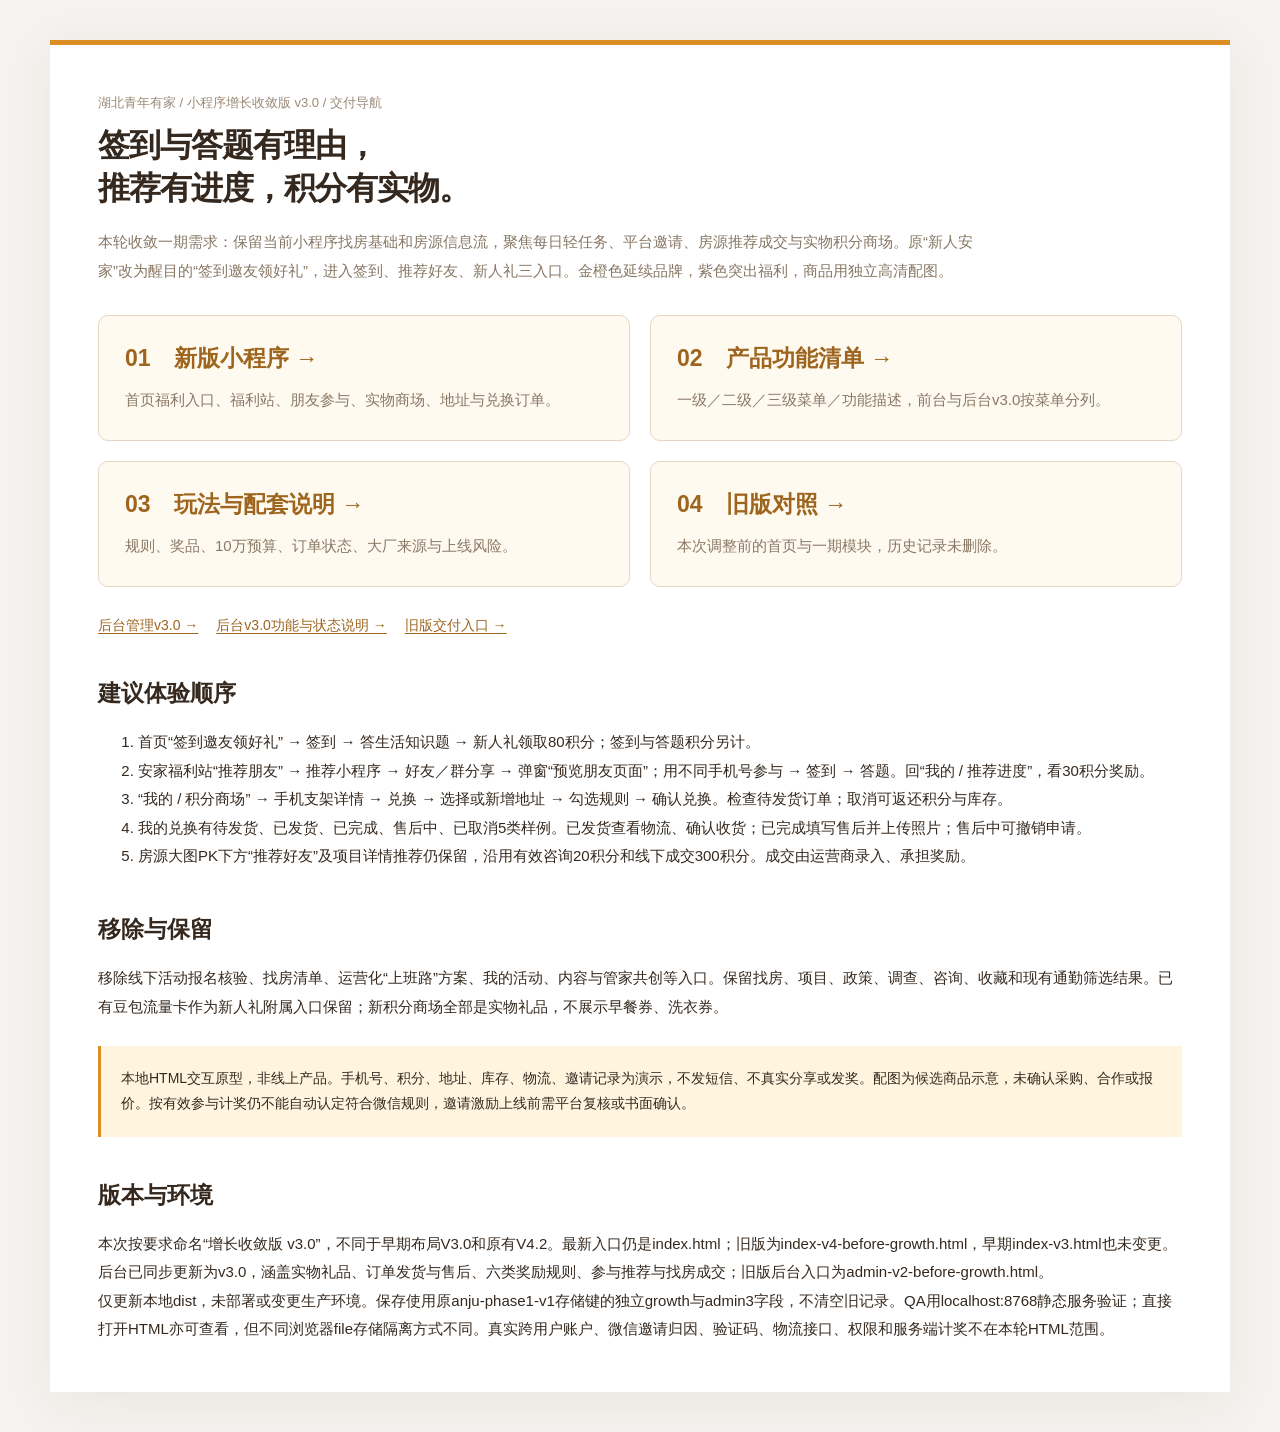
<file: start.html>
<!doctype html><html lang="zh-CN"><head><meta charset="utf-8"><meta name="viewport" content="width=device-width,initial-scale=1"><title>交付入口 · 增长收敛版 v3.0</title><link rel="stylesheet" href="style.css"><link rel="stylesheet" href="docs.css"></head><body><main class="doc"><small>湖北青年有家 / 小程序增长收敛版 v3.0 / 交付导航</small><h1>签到与答题有理由，<br>推荐有进度，积分有实物。</h1><p class="intro">本轮收敛一期需求：保留当前小程序找房基础和房源信息流，聚焦每日轻任务、平台邀请、房源推荐成交与实物积分商场。原“新人安家”改为醒目的“签到邀友领好礼”，进入签到、推荐好友、新人礼三入口。金橙色延续品牌，紫色突出福利，商品用独立高清配图。</p><div class="cards"><a href="index.html#/home"><h2>01　新版小程序 →</h2><p>首页福利入口、福利站、朋友参与、实物商场、地址与兑换订单。</p></a><a href="features.html"><h2>02　产品功能清单 →</h2><p>一级／二级／三级菜单／功能描述，前台与后台v3.0按菜单分列。</p></a><a href="growth-spec.html"><h2>03　玩法与配套说明 →</h2><p>规则、奖品、10万预算、订单状态、大厂来源与上线风险。</p></a><a href="index-v4-before-growth.html#/home"><h2>04　旧版对照 →</h2><p>本次调整前的首页与一期模块，历史记录未删除。</p></a></div><nav><a href="admin.html#/rewards">后台管理v3.0 →</a><a href="admin3-spec.html">后台v3.0功能与状态说明 →</a><a href="start-before-growth.html">旧版交付入口 →</a></nav><h2>建议体验顺序</h2><ol><li>首页“签到邀友领好礼” → 签到 → 答生活知识题 → 新人礼领取80积分；签到与答题积分另计。</li><li>安家福利站“推荐朋友” → 推荐小程序 → 好友／群分享 → 弹窗“预览朋友页面”；用不同手机号参与 → 签到 → 答题。回“我的 / 推荐进度”，看30积分奖励。</li><li>“我的 / 积分商场” → 手机支架详情 → 兑换 → 选择或新增地址 → 勾选规则 → 确认兑换。检查待发货订单；取消可返还积分与库存。</li><li>我的兑换有待发货、已发货、已完成、售后中、已取消5类样例。已发货查看物流、确认收货；已完成填写售后并上传照片；售后中可撤销申请。</li><li>房源大图PK下方“推荐好友”及项目详情推荐仍保留，沿用有效咨询20积分和线下成交300积分。成交由运营商录入、承担奖励。</li></ol><h2>移除与保留</h2><p>移除线下活动报名核验、找房清单、运营化“上班路”方案、我的活动、内容与管家共创等入口。保留找房、项目、政策、调查、咨询、收藏和现有通勤筛选结果。已有豆包流量卡作为新人礼附属入口保留；新积分商场全部是实物礼品，不展示早餐券、洗衣券。</p><div class="notice">本地HTML交互原型，非线上产品。手机号、积分、地址、库存、物流、邀请记录为演示，不发短信、不真实分享或发奖。配图为候选商品示意，未确认采购、合作或报价。按有效参与计奖仍不能自动认定符合微信规则，邀请激励上线前需平台复核或书面确认。</div><h2>版本与环境</h2><p>本次按要求命名“增长收敛版 v3.0”，不同于早期布局V3.0和原有V4.2。最新入口仍是index.html；旧版为index-v4-before-growth.html，早期index-v3.html也未变更。后台已同步更新为v3.0，涵盖实物礼品、订单发货与售后、六类奖励规则、参与推荐与找房成交；旧版后台入口为admin-v2-before-growth.html。</p><p>仅更新本地dist，未部署或变更生产环境。保存使用原anju-phase1-v1存储键的独立growth与admin3字段，不清空旧记录。QA用localhost:8768静态服务验证；直接打开HTML亦可查看，但不同浏览器file存储隔离方式不同。真实跨用户账户、微信邀请归因、验证码、物流接口、权限和服务端计奖不在本轮HTML范围。</p></main></body></html>
</file>
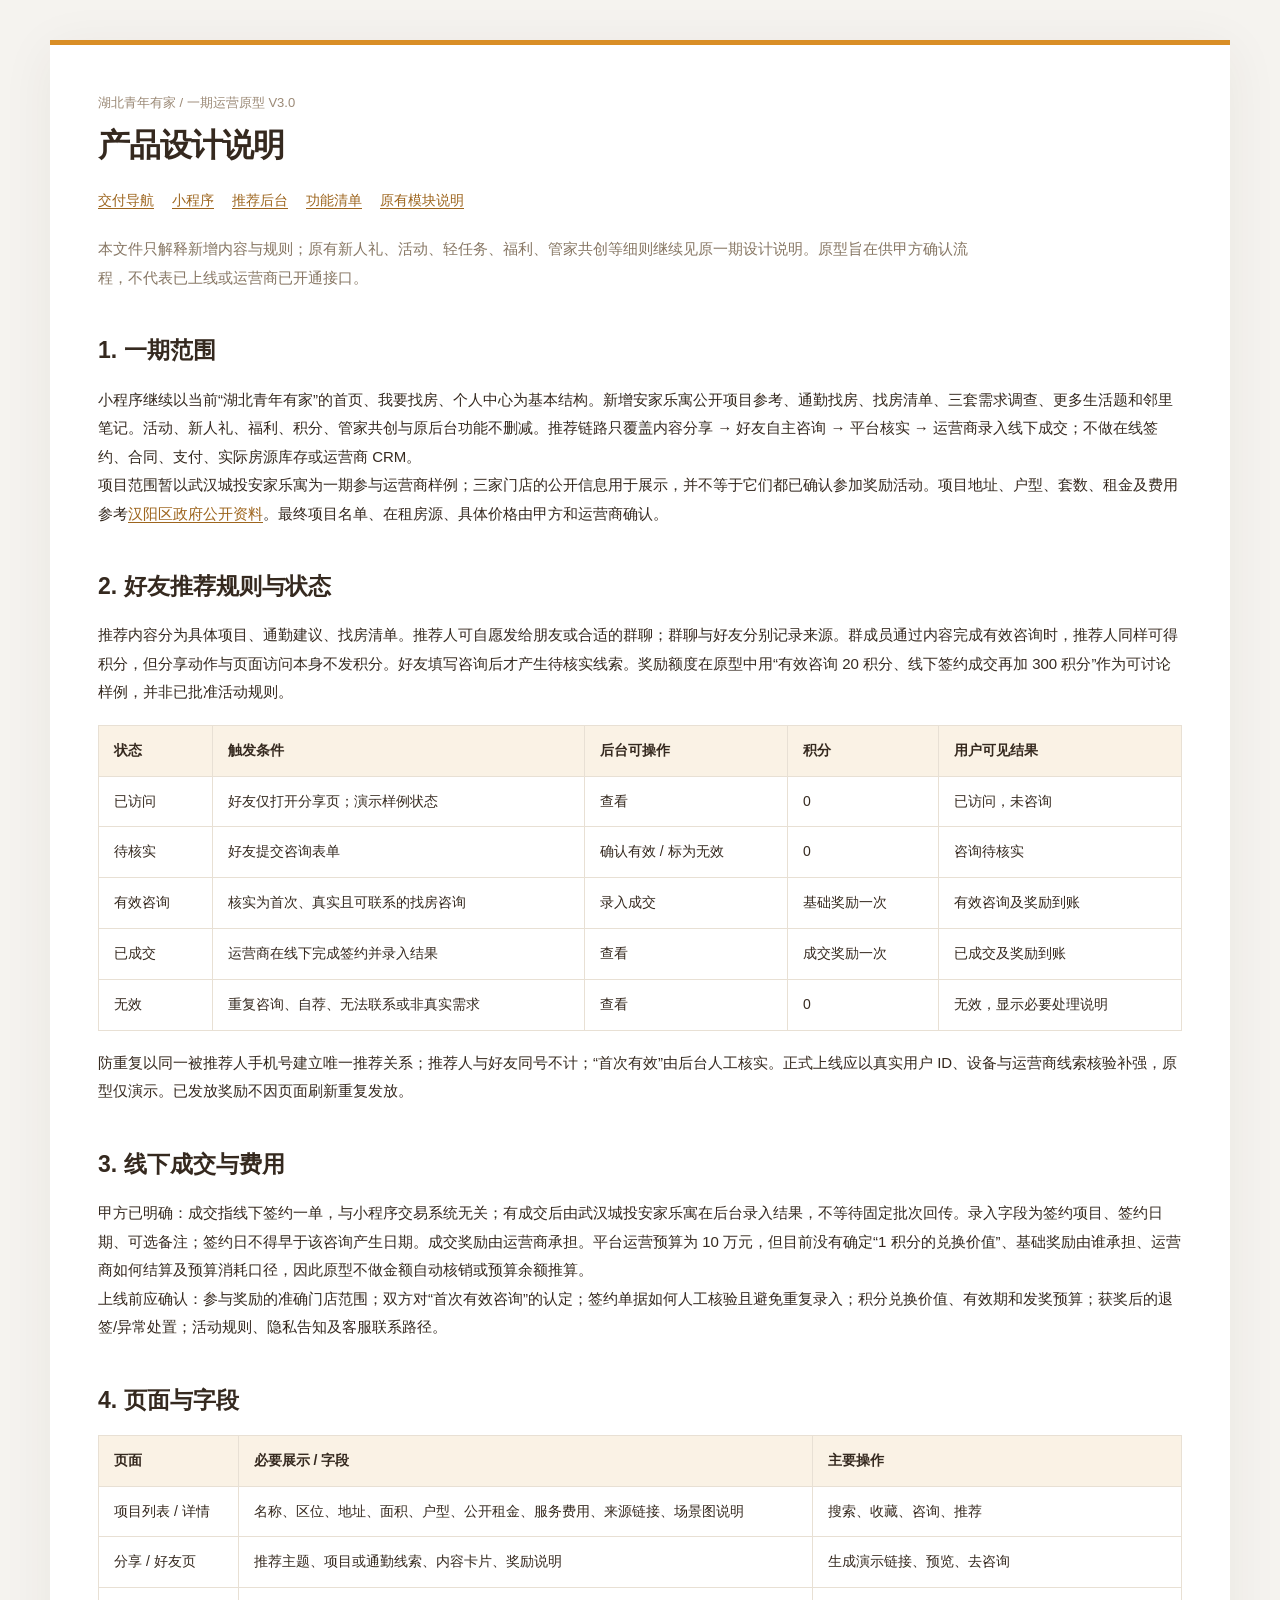
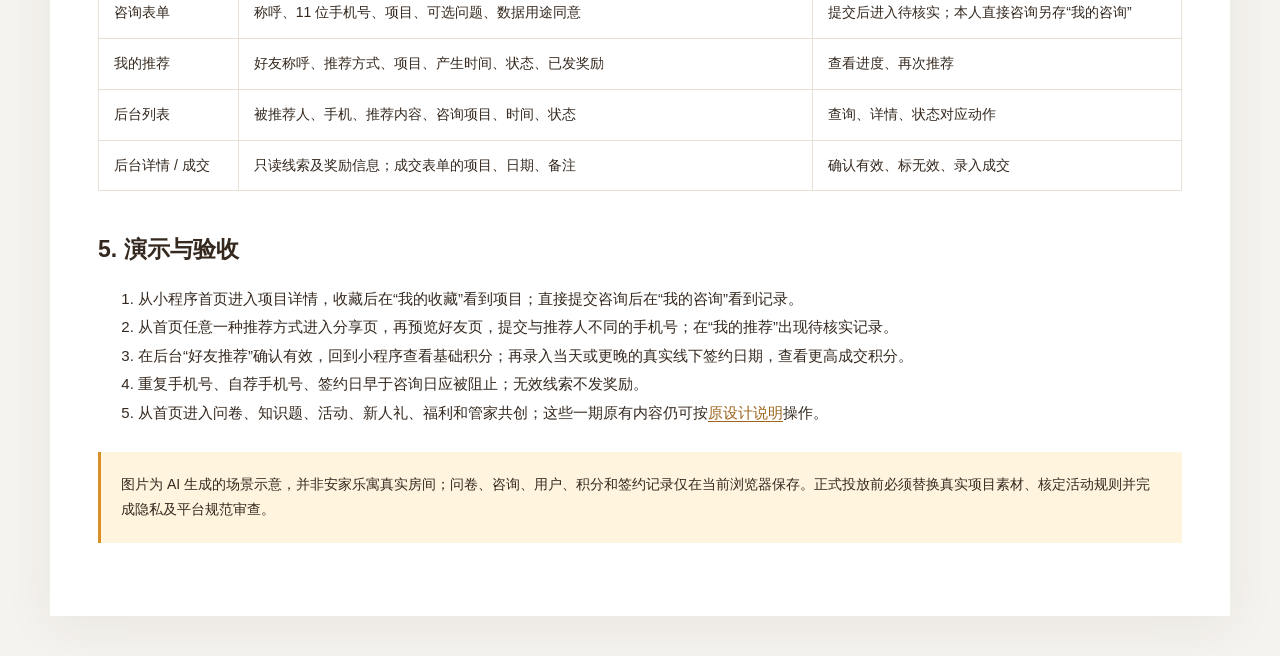
<file: v3-spec.html>
<!doctype html>
<html lang="zh-CN">
<head>
  <meta charset="utf-8">
  <meta name="viewport" content="width=device-width,initial-scale=1">
  <title>一期运营 V3.0 · 产品设计说明</title>
  <link rel="stylesheet" href="style.css">
  <link rel="stylesheet" href="docs.css">
</head>
<body>
<main class="doc">
  <small>湖北青年有家 / 一期运营原型 V3.0</small>
  <h1>产品设计说明</h1>
  <nav><a href="start.html">交付导航</a><a href="index.html">小程序</a><a href="admin.html#/referrals">推荐后台</a><a href="features.html">功能清单</a><a href="spec.html">原有模块说明</a></nav>
  <p class="intro">本文件只解释新增内容与规则；原有新人礼、活动、轻任务、福利、管家共创等细则继续见原一期设计说明。原型旨在供甲方确认流程，不代表已上线或运营商已开通接口。</p>

  <h2>1. 一期范围</h2>
  <p>小程序继续以当前“湖北青年有家”的首页、我要找房、个人中心为基本结构。新增安家乐寓公开项目参考、通勤找房、找房清单、三套需求调查、更多生活题和邻里笔记。活动、新人礼、福利、积分、管家共创与原后台功能不删减。推荐链路只覆盖内容分享 → 好友自主咨询 → 平台核实 → 运营商录入线下成交；不做在线签约、合同、支付、实际房源库存或运营商 CRM。</p>
  <p>项目范围暂以武汉城投安家乐寓为一期参与运营商样例；三家门店的公开信息用于展示，并不等于它们都已确认参加奖励活动。项目地址、户型、套数、租金及费用参考<a href="https://www.hanyang.gov.cn/zwgk_38/xxgkml/ggzypz/zfbz1/bzxzfzc/202608/t20260807_2831039.shtml" target="_blank" rel="noreferrer">汉阳区政府公开资料</a>。最终项目名单、在租房源、具体价格由甲方和运营商确认。</p>

  <h2 id="referral">2. 好友推荐规则与状态</h2>
  <p>推荐内容分为具体项目、通勤建议、找房清单。推荐人可自愿发给朋友或合适的群聊；群聊与好友分别记录来源。群成员通过内容完成有效咨询时，推荐人同样可得积分，但分享动作与页面访问本身不发积分。好友填写咨询后才产生待核实线索。奖励额度在原型中用“有效咨询 20 积分、线下签约成交再加 300 积分”作为可讨论样例，并非已批准活动规则。</p>
  <div class="table-scroll">
    <table>
      <thead><tr><th>状态</th><th>触发条件</th><th>后台可操作</th><th>积分</th><th>用户可见结果</th></tr></thead>
      <tbody>
        <tr><td>已访问</td><td>好友仅打开分享页；演示样例状态</td><td>查看</td><td>0</td><td>已访问，未咨询</td></tr>
        <tr><td>待核实</td><td>好友提交咨询表单</td><td>确认有效 / 标为无效</td><td>0</td><td>咨询待核实</td></tr>
        <tr><td>有效咨询</td><td>核实为首次、真实且可联系的找房咨询</td><td>录入成交</td><td>基础奖励一次</td><td>有效咨询及奖励到账</td></tr>
        <tr><td>已成交</td><td>运营商在线下完成签约并录入结果</td><td>查看</td><td>成交奖励一次</td><td>已成交及奖励到账</td></tr>
        <tr><td>无效</td><td>重复咨询、自荐、无法联系或非真实需求</td><td>查看</td><td>0</td><td>无效，显示必要处理说明</td></tr>
      </tbody>
    </table>
  </div>
  <p>防重复以同一被推荐人手机号建立唯一推荐关系；推荐人与好友同号不计；“首次有效”由后台人工核实。正式上线应以真实用户 ID、设备与运营商线索核验补强，原型仅演示。已发放奖励不因页面刷新重复发放。</p>

  <h2>3. 线下成交与费用</h2>
  <p>甲方已明确：成交指线下签约一单，与小程序交易系统无关；有成交后由武汉城投安家乐寓在后台录入结果，不等待固定批次回传。录入字段为签约项目、签约日期、可选备注；签约日不得早于该咨询产生日期。成交奖励由运营商承担。平台运营预算为 10 万元，但目前没有确定“1 积分的兑换价值”、基础奖励由谁承担、运营商如何结算及预算消耗口径，因此原型不做金额自动核销或预算余额推算。</p>
  <p>上线前应确认：参与奖励的准确门店范围；双方对“首次有效咨询”的认定；签约单据如何人工核验且避免重复录入；积分兑换价值、有效期和发奖预算；获奖后的退签/异常处置；活动规则、隐私告知及客服联系路径。</p>

  <h2>4. 页面与字段</h2>
  <div class="table-scroll">
    <table>
      <thead><tr><th>页面</th><th>必要展示 / 字段</th><th>主要操作</th></tr></thead>
      <tbody>
        <tr><td>项目列表 / 详情</td><td>名称、区位、地址、面积、户型、公开租金、服务费用、来源链接、场景图说明</td><td>搜索、收藏、咨询、推荐</td></tr>
        <tr><td>分享 / 好友页</td><td>推荐主题、项目或通勤线索、内容卡片、奖励说明</td><td>生成演示链接、预览、去咨询</td></tr>
        <tr><td>咨询表单</td><td>称呼、11 位手机号、项目、可选问题、数据用途同意</td><td>提交后进入待核实；本人直接咨询另存“我的咨询”</td></tr>
        <tr><td>我的推荐</td><td>好友称呼、推荐方式、项目、产生时间、状态、已发奖励</td><td>查看进度、再次推荐</td></tr>
        <tr><td>后台列表</td><td>被推荐人、手机、推荐内容、咨询项目、时间、状态</td><td>查询、详情、状态对应动作</td></tr>
        <tr><td>后台详情 / 成交</td><td>只读线索及奖励信息；成交表单的项目、日期、备注</td><td>确认有效、标无效、录入成交</td></tr>
      </tbody>
    </table>
  </div>

  <h2>5. 演示与验收</h2>
  <ol>
    <li>从小程序首页进入项目详情，收藏后在“我的收藏”看到项目；直接提交咨询后在“我的咨询”看到记录。</li>
    <li>从首页任意一种推荐方式进入分享页，再预览好友页，提交与推荐人不同的手机号；在“我的推荐”出现待核实记录。</li>
    <li>在后台“好友推荐”确认有效，回到小程序查看基础积分；再录入当天或更晚的真实线下签约日期，查看更高成交积分。</li>
    <li>重复手机号、自荐手机号、签约日早于咨询日应被阻止；无效线索不发奖励。</li>
    <li>从首页进入问卷、知识题、活动、新人礼、福利和管家共创；这些一期原有内容仍可按<a href="spec.html">原设计说明</a>操作。</li>
  </ol>
  <div class="notice">图片为 AI 生成的场景示意，并非安家乐寓真实房间；问卷、咨询、用户、积分和签约记录仅在当前浏览器保存。正式投放前必须替换真实项目素材、核定活动规则并完成隐私及平台规范审查。</div>
</main>
</body>
</html>
</file>
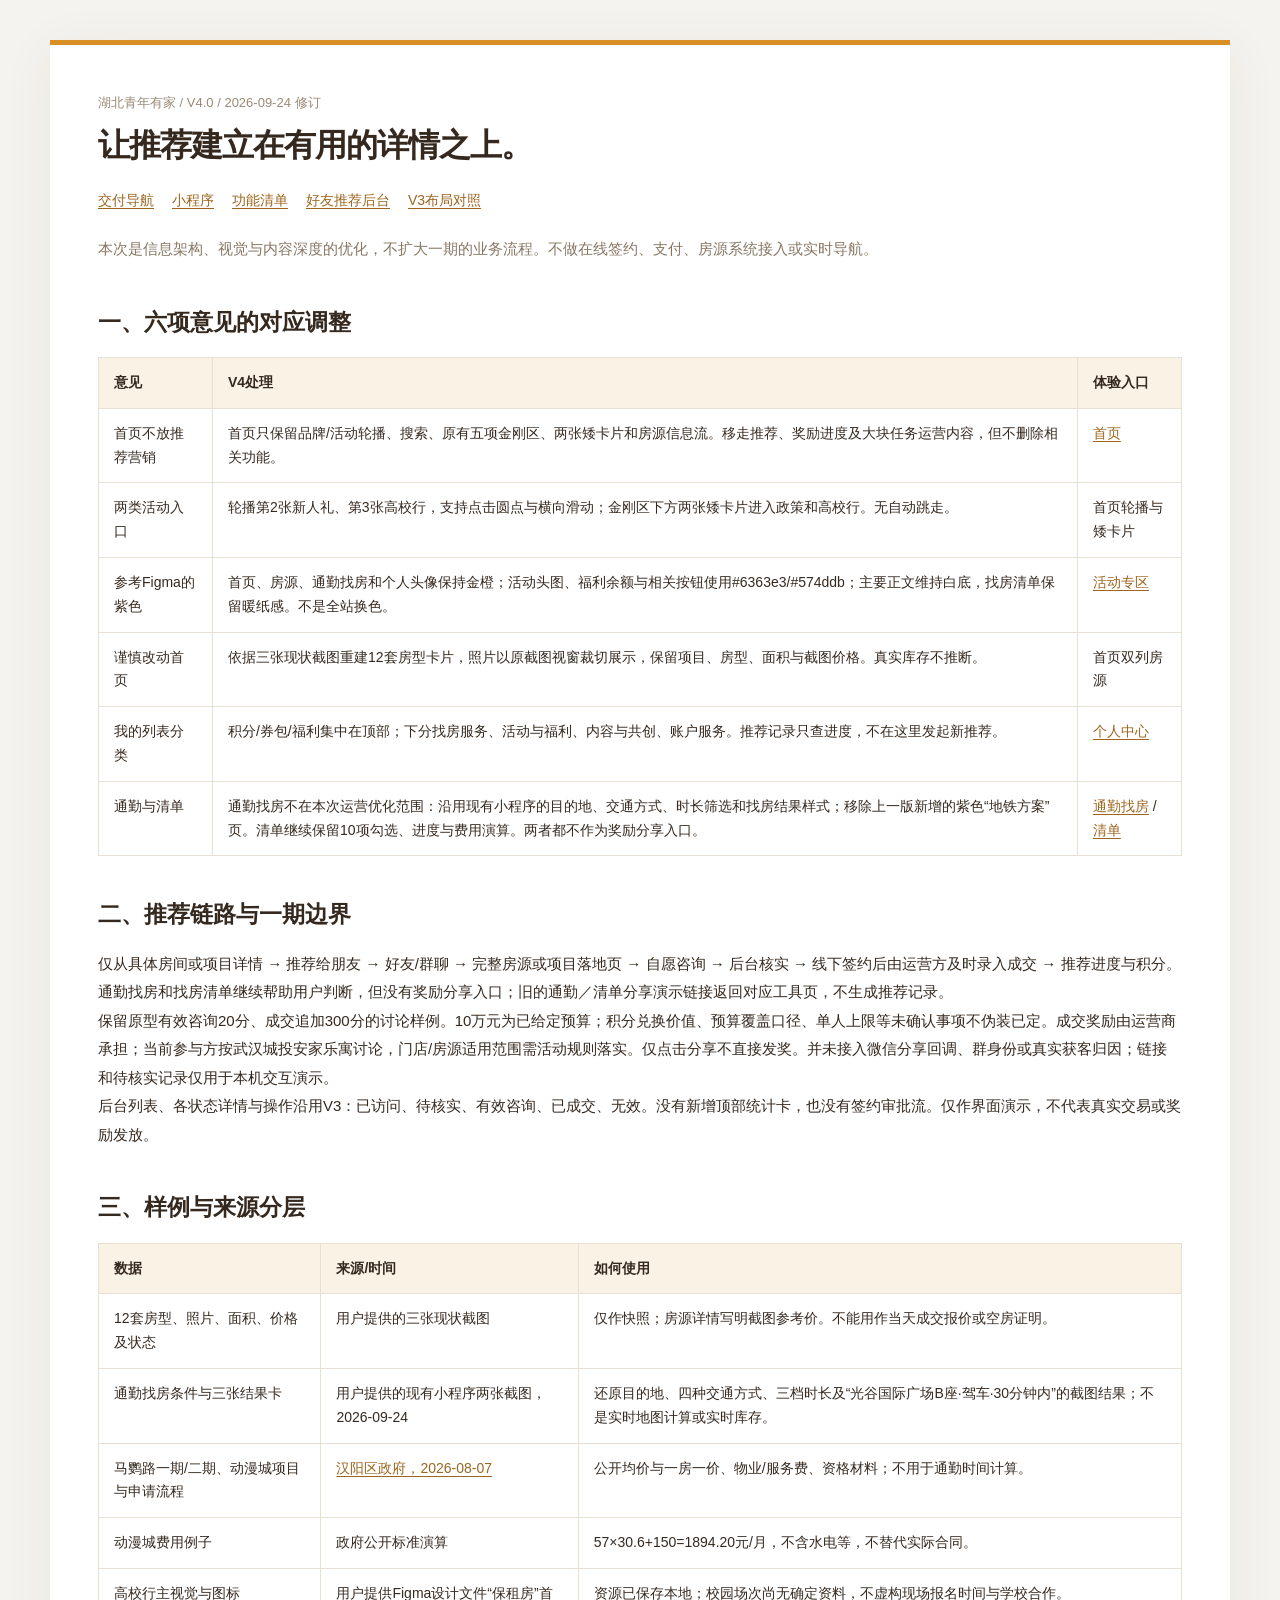
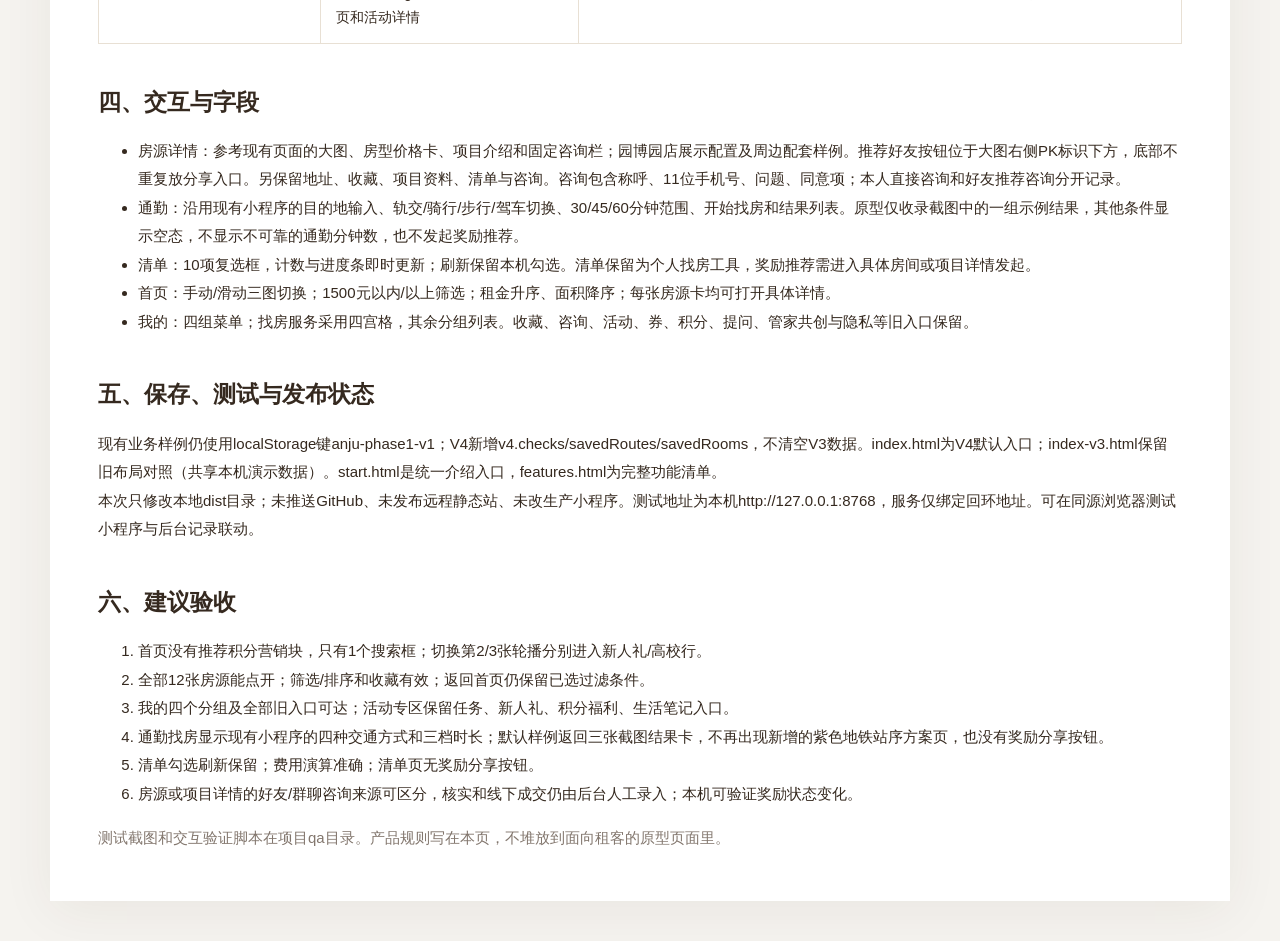
<file: v4-spec.html>
<!doctype html><html lang="zh-CN"><head><meta charset="utf-8"><meta name="viewport" content="width=device-width,initial-scale=1"><title>V4.0 产品设计说明</title><link rel="stylesheet" href="style.css"><link rel="stylesheet" href="docs.css"></head><body><main class="doc"><small>湖北青年有家 / V4.0 / 2026-09-24 修订</small><h1>让推荐建立在有用的详情之上。</h1><nav><a href="start.html">交付导航</a><a href="index.html">小程序</a><a href="features.html">功能清单</a><a href="admin.html#/referrals">好友推荐后台</a><a href="index-v3.html">V3布局对照</a></nav><p class="intro">本次是信息架构、视觉与内容深度的优化，不扩大一期的业务流程。不做在线签约、支付、房源系统接入或实时导航。</p>
<h2>一、六项意见的对应调整</h2><div class="table-scroll"><table><thead><tr><th>意见</th><th>V4处理</th><th>体验入口</th></tr></thead><tbody>
<tr><td>首页不放推荐营销</td><td>首页只保留品牌/活动轮播、搜索、原有五项金刚区、两张矮卡片和房源信息流。移走推荐、奖励进度及大块任务运营内容，但不删除相关功能。</td><td><a href="index.html#/home">首页</a></td></tr>
<tr><td>两类活动入口</td><td>轮播第2张新人礼、第3张高校行，支持点击圆点与横向滑动；金刚区下方两张矮卡片进入政策和高校行。无自动跳走。</td><td>首页轮播与矮卡片</td></tr>
<tr><td>参考Figma的紫色</td><td>首页、房源、通勤找房和个人头像保持金橙；活动头图、福利余额与相关按钮使用#6363e3/#574ddb；主要正文维持白底，找房清单保留暖纸感。不是全站换色。</td><td><a href="index.html#/activities">活动专区</a></td></tr>
<tr><td>谨慎改动首页</td><td>依据三张现状截图重建12套房型卡片，照片以原截图视窗裁切展示，保留项目、房型、面积与截图价格。真实库存不推断。</td><td>首页双列房源</td></tr>
<tr><td>我的列表分类</td><td>积分/券包/福利集中在顶部；下分找房服务、活动与福利、内容与共创、账户服务。推荐记录只查进度，不在这里发起新推荐。</td><td><a href="index.html#/me">个人中心</a></td></tr>
<tr><td>通勤与清单</td><td>通勤找房不在本次运营优化范围：沿用现有小程序的目的地、交通方式、时长筛选和找房结果样式；移除上一版新增的紫色“地铁方案”页。清单继续保留10项勾选、进度与费用演算。两者都不作为奖励分享入口。</td><td><a href="index.html#/commute">通勤找房</a> / <a href="index.html#/checklist/first">清单</a></td></tr>
</tbody></table></div>
<h2>二、推荐链路与一期边界</h2><p>仅从具体房间或项目详情 → 推荐给朋友 → 好友/群聊 → 完整房源或项目落地页 → 自愿咨询 → 后台核实 → 线下签约后由运营方及时录入成交 → 推荐进度与积分。通勤找房和找房清单继续帮助用户判断，但没有奖励分享入口；旧的通勤／清单分享演示链接返回对应工具页，不生成推荐记录。</p><p>保留原型有效咨询20分、成交追加300分的讨论样例。10万元为已给定预算；积分兑换价值、预算覆盖口径、单人上限等未确认事项不伪装已定。成交奖励由运营商承担；当前参与方按武汉城投安家乐寓讨论，门店/房源适用范围需活动规则落实。仅点击分享不直接发奖。并未接入微信分享回调、群身份或真实获客归因；链接和待核实记录仅用于本机交互演示。</p><p>后台列表、各状态详情与操作沿用V3：已访问、待核实、有效咨询、已成交、无效。没有新增顶部统计卡，也没有签约审批流。仅作界面演示，不代表真实交易或奖励发放。</p>
<h2>三、样例与来源分层</h2><div class="table-scroll"><table><thead><tr><th>数据</th><th>来源/时间</th><th>如何使用</th></tr></thead><tbody><tr><td>12套房型、照片、面积、价格及状态</td><td>用户提供的三张现状截图</td><td>仅作快照；房源详情写明截图参考价。不能用作当天成交报价或空房证明。</td></tr><tr><td>通勤找房条件与三张结果卡</td><td>用户提供的现有小程序两张截图，2026-09-24</td><td>还原目的地、四种交通方式、三档时长及“光谷国际广场B座·驾车·30分钟内”的截图结果；不是实时地图计算或实时库存。</td></tr><tr><td>马鹦路一期/二期、动漫城项目与申请流程</td><td><a href="https://www.hanyang.gov.cn/zwgk_38/xxgkml/ggzypz/zfbz1/bzxzfzc/202608/t20260807_2831039.shtml" target="_blank" rel="noreferrer">汉阳区政府，2026-08-07</a></td><td>公开均价与一房一价、物业/服务费、资格材料；不用于通勤时间计算。</td></tr><tr><td>动漫城费用例子</td><td>政府公开标准演算</td><td>57×30.6+150=1894.20元/月，不含水电等，不替代实际合同。</td></tr><tr><td>高校行主视觉与图标</td><td>用户提供Figma设计文件“保租房”首页和活动详情</td><td>资源已保存本地；校园场次尚无确定资料，不虚构现场报名时间与学校合作。</td></tr></tbody></table></div>
<h2>四、交互与字段</h2><ul><li>房源详情：参考现有页面的大图、房型价格卡、项目介绍和固定咨询栏；园博园店展示配置及周边配套样例。推荐好友按钮位于大图右侧PK标识下方，底部不重复放分享入口。另保留地址、收藏、项目资料、清单与咨询。咨询包含称呼、11位手机号、问题、同意项；本人直接咨询和好友推荐咨询分开记录。</li><li>通勤：沿用现有小程序的目的地输入、轨交/骑行/步行/驾车切换、30/45/60分钟范围、开始找房和结果列表。原型仅收录截图中的一组示例结果，其他条件显示空态，不显示不可靠的通勤分钟数，也不发起奖励推荐。</li><li>清单：10项复选框，计数与进度条即时更新；刷新保留本机勾选。清单保留为个人找房工具，奖励推荐需进入具体房间或项目详情发起。</li><li>首页：手动/滑动三图切换；1500元以内/以上筛选；租金升序、面积降序；每张房源卡均可打开具体详情。</li><li>我的：四组菜单；找房服务采用四宫格，其余分组列表。收藏、咨询、活动、券、积分、提问、管家共创与隐私等旧入口保留。</li></ul>
<h2>五、保存、测试与发布状态</h2><p>现有业务样例仍使用localStorage键anju-phase1-v1；V4新增v4.checks/savedRoutes/savedRooms，不清空V3数据。index.html为V4默认入口；index-v3.html保留旧布局对照（共享本机演示数据）。start.html是统一介绍入口，features.html为完整功能清单。</p><p>本次只修改本地dist目录；未推送GitHub、未发布远程静态站、未改生产小程序。测试地址为本机http://127.0.0.1:8768，服务仅绑定回环地址。可在同源浏览器测试小程序与后台记录联动。</p>
<h2>六、建议验收</h2><ol><li>首页没有推荐积分营销块，只有1个搜索框；切换第2/3张轮播分别进入新人礼/高校行。</li><li>全部12张房源能点开；筛选/排序和收藏有效；返回首页仍保留已选过滤条件。</li><li>我的四个分组及全部旧入口可达；活动专区保留任务、新人礼、积分福利、生活笔记入口。</li><li>通勤找房显示现有小程序的四种交通方式和三档时长；默认样例返回三张截图结果卡，不再出现新增的紫色地铁站序方案页，也没有奖励分享按钮。</li><li>清单勾选刷新保留；费用演算准确；清单页无奖励分享按钮。</li><li>房源或项目详情的好友/群聊咨询来源可区分，核实和线下成交仍由后台人工录入；本机可验证奖励状态变化。</li></ol><p class="small muted">测试截图和交互验证脚本在项目qa目录。产品规则写在本页，不堆放到面向租客的原型页面里。</p></main></body></html>
</file>
<file: style.css>
:root{--gold:#d98e26;--gold-dark:#9e6119;--ink:#35291f;--muted:#82766d;--line:#e9e1d7;--cream:#fcf6ee;--red:#c65c3b;--green:#427760;--paper:#fff;--wash:#f6f5f4;font-family:-apple-system,BlinkMacSystemFont,'PingFang SC','Microsoft YaHei',sans-serif;color:var(--ink);font-size:16px}*{box-sizing:border-box}body{margin:0}button,input,select,textarea{font:inherit}button,a,input,select,textarea{outline-offset:4px}button{cursor:pointer}a{color:inherit;text-decoration:none}button{border:0;background:none;color:inherit}img{display:block;max-width:100%;object-fit:cover}h1,h2,h3,p{margin:0}h1{font-size:32px;line-height:1.35;letter-spacing:-1px}h2{font-size:21px;line-height:1.45}h3{font-size:17px}p{line-height:1.7}small,.small{font-size:13px}button:disabled{cursor:not-allowed;opacity:.45}.muted{color:var(--muted)}.gold{color:var(--gold-dark)}.red{color:var(--red)}.row{display:flex;align-items:center;gap:12px}.between{justify-content:space-between}.stack{display:grid;gap:16px}.gap8{gap:8px}.mt{margin-top:24px}.mb{margin-bottom:20px}.grow{flex:1}.btn{display:inline-flex;align-items:center;justify-content:center;gap:8px;min-height:42px;padding:10px 22px;border-radius:8px;border:1px solid var(--line);background:white;font-weight:600;font-size:15px}.btn.primary{color:white;background:var(--gold);border-color:var(--gold)}.btn.dark{background:var(--ink);color:white;border-color:var(--ink)}.btn.danger{color:#b63e2f;border-color:#edc4bc}.btn.text{border:0;padding:8px;color:var(--gold-dark);background:transparent}.btn.wide{width:100%}.pill{display:inline-flex;padding:5px 10px;border-radius:40px;font-size:13px;background:#f5e9d4;color:#8c5b1e;white-space:nowrap}.pill.green{background:#e9f3ec;color:#377259}.pill.red{background:#fae8e3;color:#af4e39}.pill.gray{background:#eeeae6;color:#776c61}.divider{border-top:1px solid var(--line);margin:22px 0}.mobile-body{background:#eae5df}.phone{max-width:430px;margin:0 auto;min-height:100dvh;background:#faf8f5;padding-bottom:92px;position:relative;overflow:hidden}.mini-head{height:64px;display:flex;align-items:center;justify-content:space-between;padding:10px 20px;background:#fffdf9;position:sticky;top:0;z-index:20;font-size:14px}.mini-head strong{font-size:17px}.mini-head .back{font-size:26px;padding:0 12px 0 0}.mini-head .capsule{border:1px solid #dbd5cc;border-radius:30px;padding:5px 10px;font-size:16px}.pad{padding:24px 22px}.welcome{position:relative;overflow:hidden;background:#f6e5c6;padding:32px 22px 0;min-height:320px}.welcome h1{position:relative;z-index:2;font-family:'Songti SC','Noto Serif SC',serif;margin:8px 0 14px;font-size:36px}.welcome>p{position:relative;z-index:2;font-size:14px}.welcome img{width:calc(100% + 44px);max-width:none;margin:0 -22px;height:170px;object-position:70% center;mix-blend-mode:multiply}.eyebrow{letter-spacing:3px;font-size:12px;color:#916b3d}.newcomer{display:flex;align-items:center;justify-content:space-between;border:1px solid #ead4b3;background:#fff8e9;padding:18px;border-radius:12px;margin:0 0 28px}.newcomer span{display:grid;gap:5px}.newcomer b{font-size:21px;color:#835419}.newcomer strong{font-size:14px;color:#a36c1c}.feature-event{display:block;margin-top:16px;background:white;border-radius:15px;overflow:hidden}.feature-event img{height:200px;width:100%}.feature-event>div{padding:18px}.feature-event small{color:var(--red)}.feature-event h2{font-size:20px;margin:8px 0}.feature-event p{font-size:13px;color:var(--muted)}.feature-event p span{float:right;color:var(--red);font-weight:600}.tabbar{position:fixed;bottom:0;left:50%;transform:translateX(-50%);max-width:430px;width:100%;height:78px;display:flex;align-items:center;justify-content:space-around;background:#ffffffed;border-top:1px solid var(--line);z-index:25;padding-bottom:9px;backdrop-filter:blur(12px)}.tabbar a{display:flex;align-items:center;flex-direction:column;gap:4px;font-size:23px;min-width:60px;color:#8b8178}.tabbar span{font-size:12px}.tabbar a.active{color:var(--gold-dark)}#toast{position:fixed;bottom:110px;left:50%;transform:translateX(-50%);z-index:300;background:#30251eea;color:white;border-radius:10px;max-width:90%;padding:12px 22px;display:none;line-height:1.5;text-align:center;font-size:14px}.mobile-body .btn{border-radius:30px}.empty{padding:50px 20px;text-align:center;color:var(--muted)}.empty h3{margin-bottom:12px;color:var(--ink)}
/* 小程序：不同任务有不同页面结构，共用暖色品牌与排版节奏。 */
.icon{width:22px;height:22px;display:inline-block;vertical-align:middle;flex-shrink:0}.section-title{display:flex;justify-content:space-between;align-items:end;margin:28px 0 16px}.section-title a{font-size:14px;color:var(--muted)}.home-links{display:grid;grid-template-columns:1fr 1fr;gap:12px;margin-top:24px}.home-link{border-top:2px solid var(--gold);padding:18px 0}.home-link h3{margin:10px 0 6px}.home-link p{font-size:13px;color:var(--muted)}.editorial-banner{background:#c66040;color:#fff9ef;padding:26px 22px 22px}.editorial-banner h1{font-family:'Songti SC',serif;font-size:36px;margin:10px 0}.editorial-banner p{font-size:14px;color:#ffeadf}.chips{display:flex;gap:8px;overflow-x:auto;padding:18px 22px;scrollbar-width:none}.chip{border:1px solid #e4dacf;background:white;border-radius:30px;padding:8px 15px;white-space:nowrap;font-size:14px}.chip.selected{background:var(--ink);color:white;border-color:var(--ink)}.event-tile{margin-bottom:24px;display:block}.event-photo{position:relative;border-radius:12px;overflow:hidden}.event-photo img{width:100%;height:205px}.event-photo .pill{position:absolute;left:12px;top:12px;background:#fffaf0}.event-tile h2{margin:12px 0 6px;font-size:21px}.event-tile p{color:var(--muted);font-size:14px}.event-tile .event-line{display:flex;justify-content:space-between;align-items:center;margin-top:12px;font-size:13px}.event-line b{color:var(--red);font-size:16px}.detail-cover{height:230px;width:100%}.event-detail{background:#fff}.event-detail h1{font-size:27px;margin:14px 0 18px}.info-list{display:grid;gap:16px;margin:22px 0}.info-item{display:flex;gap:13px;font-size:15px;line-height:1.6}.info-item .icon{color:var(--gold-dark);margin-top:2px}.info-item small{display:block;color:var(--muted);margin-top:3px}.content-block{margin:28px 0}.content-block h2{font-size:18px;margin-bottom:12px}.content-block p{font-size:15px;white-space:pre-line}.actionbar{position:fixed;z-index:24;left:50%;transform:translateX(-50%);bottom:0;max-width:430px;width:100%;background:#fffffff5;border-top:1px solid var(--line);display:flex;align-items:center;gap:18px;padding:14px 22px 24px}.actionbar .btn{flex:1}.actionbar strong{display:block;font-size:19px}.actionbar small{color:var(--muted)}.note{padding:14px 16px;background:#fff4e4;border-left:3px solid var(--gold);font-size:14px;line-height:1.7;margin:18px 0}.note.danger{background:#fbeee9;border-color:var(--red)}.field{display:flex;flex-direction:column;gap:8px;font-size:14px;margin:0}.field>span{font-weight:600}.field em{font-style:normal;color:#b25b36}.field input,.field select,.field textarea{width:100%;padding:12px;border:1px solid #dcd6ce;background:white;border-radius:7px;color:var(--ink);min-height:44px;font-size:15px}.field textarea{resize:vertical;line-height:1.65}.form-grid{display:grid;grid-template-columns:1fr 1fr;gap:24px}.field.full{grid-column:1/-1}.mobile-form{display:grid;gap:23px}.mobile-form .form-grid{grid-template-columns:1fr}.check{display:flex;align-items:flex-start;gap:10px;font-size:14px;line-height:1.6}.check input{margin-top:4px;accent-color:var(--gold);width:17px;height:17px;flex-shrink:0}.form-actions{display:flex;gap:12px;margin-top:28px}.form-actions .btn{flex:1}.upload-preview{height:140px;max-width:260px;border-radius:8px;margin-top:6px}.scrim{position:fixed;inset:0;background:#24170d66;z-index:100;display:flex;justify-content:center;align-items:center;padding:22px;backdrop-filter:blur(3px)}.dialog{background:#fff;border-radius:18px;padding:26px;max-width:460px;width:100%;max-height:88dvh;overflow:auto;box-shadow:0 30px 80px #0002}.dialog h2{font-size:21px}.dialog .close{font-size:26px}.dialog-body{margin:20px 0;font-size:15px;line-height:1.8}.dialog-body .field{margin:16px 0}.dialog footer{display:flex;justify-content:flex-end;gap:12px}.dialog footer .close{font-size:15px}.ticket{background:white;border-radius:16px;overflow:hidden;border:1px solid var(--line);text-align:center}.ticket-head{background:#f4e2bd;padding:26px 20px}.ticket-head h2{margin:14px 0}.ticket-body{padding:25px 20px;border-top:1px dashed #cbbda7}.ticket-code{font-size:36px;letter-spacing:7px;margin:18px 0;color:#43321f}.ticket h3{line-height:1.6}.ticket .inactive{color:#a79e94;text-decoration:line-through}.ticket dl{text-align:left}.kv{margin:0;display:grid;grid-template-columns:100px 1fr;gap:16px;line-height:1.6;font-size:15px}.kv dt{color:var(--muted)}.kv dd{margin:0;white-space:pre-line;overflow-wrap:anywhere}.new-hero{min-height:300px;padding:22px;position:relative;background:linear-gradient(140deg,#f8e5bf,#fffaf1)}.new-hero>div{position:relative;z-index:2}.new-hero img{position:absolute;inset:0;width:100%;height:100%;object-position:50% 43%;opacity:.34}.new-hero h1{font-family:'Songti SC',serif;font-size:38px;color:#805215;margin:16px 0}.new-hero p{color:#735d3e;font-size:14px}.gift-tag{display:inline-block;padding:7px 12px;border:1px solid #c7a065;border-radius:40px;font-size:13px;letter-spacing:1px}.stage-options{display:grid;grid-template-columns:1fr 1fr 1fr;gap:8px;margin:18px 0}.stage-options button{background:white;border:1px solid var(--line);border-radius:10px;padding:14px 5px;font-size:14px}.stage-options button.selected{background:#fff2d5;border-color:var(--gold);color:#925b19}.gift-card{padding:22px;background:white;border:1px solid #efdab7;border-radius:14px}.gift-card h2{color:#986320;margin:10px 0}.gift-card p{font-size:14px;color:var(--muted)}.gift-card .btn{margin-top:20px}.guide-link{display:block;padding:18px 0;border-bottom:1px solid var(--line)}.guide-link h3{margin-bottom:7px}.guide-link p{font-size:14px;color:var(--muted)}.daily-paper{background:#f6edda;min-height:100vh;padding-bottom:20px}.daily-title{padding:28px 22px 26px;border-bottom:1px solid #daccb6}.daily-title .number{font-family:Georgia,serif;font-size:84px;line-height:1;color:#b26234;font-style:italic}.daily-title h1{font-family:'Songti SC',serif;font-size:32px;margin-top:10px}.daily-title p{color:#8b6c4d;font-size:14px;margin-top:10px}.task-line{display:flex;gap:18px;padding:24px 0;border-bottom:1px solid #dccfb8;align-items:center}.task-line>span{font:italic 24px Georgia;color:#b78b57}.task-line h3{margin-bottom:7px}.task-line p{font-size:13px;color:#8b7964}.task-line .arrow{font-size:23px}.milestones{display:flex;align-items:center;justify-content:space-between;padding:20px 0;font-size:13px}.milestone-dot{width:32px;height:32px;border:1px solid #bfa27d;border-radius:50%;display:flex;align-items:center;justify-content:center;margin-bottom:7px}.milestone-dot.done{background:#b47a3e;color:white;border-color:#b47a3e}.option{display:flex;align-items:center;gap:12px;padding:17px;margin:14px 0;border:1px solid var(--line);border-radius:10px;background:white;font-size:15px;line-height:1.5}.option input{accent-color:var(--gold);width:18px;height:18px}.quiz-title{font-size:26px;line-height:1.55;margin:20px 0}.vote-bar{height:7px;border-radius:10px;background:#e8dccb;margin:10px 0 22px;overflow:hidden}.vote-bar span{display:block;height:100%;background:#ca8651}.wallet{padding:28px 24px;background:#efdfbd;position:relative}.wallet h1{font-family:'Songti SC',serif;font-size:32px}.wallet .balance{font-family:Georgia,serif;font-size:46px;margin-top:18px}.wallet .balance small{font:14px -apple-system,sans-serif;margin-left:8px}.wallet>a{position:absolute;right:23px;bottom:32px;font-size:14px;border-bottom:1px solid #a48353}.friday{display:flex;gap:16px;padding:20px 22px;border-bottom:1px solid #e7d8c5;background:#fffaf2}.friday .day{font-family:Georgia,serif;font-size:38px;line-height:1;color:#b26831}.friday h3{font-size:16px;margin:0 0 4px}.friday p{font-size:13px;color:var(--muted)}.reward-card{display:grid;grid-template-columns:100px 1fr;gap:17px;background:#fff;padding:16px 0;border-bottom:1px solid var(--line)}.reward-art{width:100px;height:108px;border-radius:10px;background:#efdec1;display:flex;align-items:center;justify-content:center;color:#ad742f}.reward-art img{height:100%;width:100%;border-radius:10px}.reward-art .icon{width:42px;height:42px}.reward-card h3{margin:3px 0 5px}.reward-card p{font-size:13px;color:var(--muted)}.reward-card .price{font-size:23px;color:#b86034;font-family:Georgia,serif;font-weight:700;margin-top:14px}.price small{font:13px -apple-system,sans-serif}.reward-card .price span{float:right;font:12px -apple-system,sans-serif;color:var(--muted);margin-top:9px}.reward-hero{background:#f4e2c8;padding:32px 22px;text-align:center}.reward-hero h1{margin:16px 0;font-family:'Songti SC',serif;font-size:30px}.reward-hero .big-price{font-size:42px;font-family:Georgia;color:#ae5c32}.reward-hero img{width:100%;height:180px;object-fit:cover;border-radius:12px;margin-bottom:20px}.me-header{padding:34px 22px 28px;background:linear-gradient(135deg,#fff6e7,#f0d9ac)}.avatar{width:60px;height:60px;border-radius:50%;display:flex;align-items:center;justify-content:center;background:#bb843d;color:white;font-size:26px;border:3px solid #fff9ed}.me-header h1{font-size:24px;margin-bottom:5px}.me-header p{font-size:14px;color:var(--muted)}.profile-links{background:white;padding:0 18px;margin:22px;border-radius:13px}.profile-link{display:flex;justify-content:space-between;align-items:center;padding:21px 0;border-bottom:1px solid #eee8df;font-size:16px}.profile-link:last-child{border:0}.profile-link>span{display:flex;align-items:center;gap:12px}.profile-link .icon{color:#ad7938}.profile-link .arrow{font-size:18px;color:#bda88b}.list-item{display:block;background:#fff;padding:20px;margin-bottom:14px;border:1px solid var(--line);border-radius:12px}.list-item h3{margin:12px 0 7px;font-size:18px}.list-item p{font-size:14px;color:var(--muted)}.list-item footer{display:flex;justify-content:flex-end;gap:8px;border-top:1px solid var(--line);padding-top:14px;margin-top:16px}.join-hero{padding:32px 24px;background:#835340;color:#fff2e5}.join-hero h1{font-family:'Songti SC',serif;font-size:35px;margin:12px 0}.join-hero p{color:#e9cdbb;font-size:14px}.join-list{counter-reset:item}.join-list>div{padding:22px 0;border-bottom:1px solid var(--line)}.join-list small{letter-spacing:2px;color:var(--red)}.join-list h3{margin:10px 0}.join-list p{color:var(--muted);font-size:14px}.keeper-title{padding:28px 22px;background:#efdfc6}.keeper-title h1{font-size:29px;font-family:'Songti SC',serif;margin:10px 0}.keeper-shortcuts{display:grid;grid-template-columns:1fr 1fr;gap:14px;margin:24px 0}.keeper-shortcuts a{padding:20px;background:white;border:1px solid var(--line);border-radius:8px}.keeper-shortcuts h3{margin:10px 0 5px}.keeper-shortcuts p{font-size:13px;color:var(--muted)}.member-row{display:flex;align-items:center;gap:12px;border-bottom:1px solid var(--line);padding:18px 0}.member-row .avatar{width:38px;height:38px;font-size:16px}.member-row p{font-size:13px;color:var(--muted)}.member-row .btn{padding:7px 13px;min-height:35px;font-size:13px}.contribution-report{border-top:3px solid #9b632f;padding-top:20px}.contribution-report h1{font-family:'Songti SC',serif;font-size:30px}.report-number{font:48px Georgia;color:#925b2e}.mini-search{display:flex;gap:9px;padding:18px 22px 0}.mini-search input{width:100%;min-width:0;padding:11px 14px;border:1px solid var(--line);border-radius:30px;background:white}.mini-search .btn{padding:8px 16px}.article{padding:26px 22px;background:white;min-height:75vh}.article h1{font-size:27px;line-height:1.6;margin:14px 0}.article h2{margin:28px 0 10px;font-size:19px}.article p{font-size:16px;line-height:1.95;white-space:pre-line}.article .byline{font-size:13px;color:var(--muted);margin-bottom:25px}.article img{width:100%;border-radius:10px;margin:18px 0}.contact-list{display:grid;gap:8px}.text-link{color:var(--gold-dark);text-decoration:underline;text-underline-offset:3px}.error-text{color:#ad4838;font-size:14px;line-height:1.6;margin:12px 0}.mobile-body .scrim{align-items:flex-end}.mobile-body .dialog{border-radius:20px 20px 0 0;max-width:430px;margin-bottom:-22px;padding-bottom:32px}.mobile-body .mini-head>button{min-width:32px}.code-panel{font-size:15px;white-space:pre-line;background:#f6f1e8;border-radius:10px;padding:20px;line-height:1.9}.success-mark{width:58px;height:58px;background:#edf3eb;color:#4a765a;border-radius:50%;display:flex;justify-content:center;align-items:center;margin:4px auto 18px;font-size:28px}
.image-caption{height:160px;background:#f2e3cb;display:flex;align-items:center;justify-content:center;font-size:26px;font-family:'Songti SC',serif;color:#805e32}.field[hidden]{display:none}
.event-tile[href^="#/template/"] .event-photo img{height:auto;aspect-ratio:2.2;object-fit:cover}
.phone .reward-hero img{height:auto;aspect-ratio:2.2;object-fit:cover}
</file>
<file: ai-gift.css>
/* Newcomer AI gift preview: a digital-rights card, separate from the breakfast voucher. */
.ai-gift-card{display:block;padding:22px;background:#fbe9d9;border:1px solid #e1b896;border-radius:16px;color:#5c3526;margin:0 0 28px;box-shadow:0 5px 16px #8e4d2310}.ai-gift-label{font-size:13px;letter-spacing:1px}.ai-gift-state{display:inline-block;white-space:nowrap;background:#fff8ed;border:1px solid #dcbca2;color:#85624c;border-radius:5px;padding:4px 8px;font-size:12px;font-weight:400}.ai-gift-card h2{font-size:27px;font-family:"Songti SC",serif;margin:23px 0 10px;color:#643a2b;line-height:1.4}.ai-gift-card p{font-size:15px;line-height:1.7;color:#795b4c}.ai-gift-bottom{display:flex;justify-content:space-between;gap:12px;align-items:center;padding-top:20px;margin-top:22px;border-top:1px solid #ddbd9f;font-size:13px}.ai-gift-bottom strong{font-size:14px;color:#9b4d2d}.new-stage-title{font-size:19px}.ai-gift-hero{padding:28px 24px 30px;background:#6d3f32;color:#fff4e4}.ai-gift-hero .eyebrow{font-size:12px;color:#e9c4a6;letter-spacing:1px}.ai-gift-hero h1{font:600 34px/1.45 "Songti SC",serif;margin:32px 0 14px;overflow-wrap:anywhere}.ai-gift-hero p{font-size:16px;line-height:1.8;color:#f1dac6}.ai-gift-type{display:inline-block;margin-top:25px;padding:7px 11px;border:1px solid #bb8c6c;border-radius:4px;font-size:14px;color:#ffe2c3}.ai-gift-detail h2{font-size:20px;line-height:1.5}.ai-gift-copy{font-size:15px;line-height:1.85;margin:13px 0 18px;white-space:pre-line}.ai-gift-disclosure{font-size:14px;line-height:1.9;padding:15px 16px;margin:18px 0 32px;border-left:3px solid #bb8154;background:#faf0e3;color:#745542}.ai-use-case{margin:12px 0;border:1px solid #e9d9c9;background:white;border-radius:9px;overflow:hidden}.ai-use-case summary{padding:19px 17px;display:flex;justify-content:space-between;align-items:center;cursor:pointer;list-style:none;gap:14px}.ai-use-case summary::-webkit-details-marker{display:none}.ai-use-case summary small{display:block;color:#a1734a;font-size:12px;letter-spacing:.5px;margin-bottom:7px}.ai-use-case summary b{font-size:16px;font-weight:500}.ai-use-case summary>span:last-child{font-size:22px;color:#a1734a;transition:transform .2s}.ai-use-case[open] summary>span:last-child{transform:rotate(45deg)}.ai-use-case p{font-size:14px;margin:0 17px 10px;color:#89745e}.ai-use-case blockquote{margin:0 17px 18px;padding:14px;background:#fbf5ec;border-radius:6px;font-size:15px;line-height:1.9}.ai-faq{border-bottom:1px solid #e8dccf;padding:19px 0}.ai-faq summary{font-size:15px;cursor:pointer;line-height:1.7}.ai-faq p{font-size:14px;color:#827262;line-height:1.9;margin-top:12px}.ai-gift-footer{display:grid;gap:12px;margin-top:26px}.ai-gift-footer .btn:disabled{font-size:14px;background:#efece7;color:#8e8278;border-color:#ddd6ce}.ai-admin-note{padding:13px 16px;background:#f4f9ff;border:1px solid #d9e9ff;color:#475467;line-height:1.8;margin-bottom:22px;font-size:14px}.ai-admin-section{margin-top:28px;padding-top:22px;border-top:1px solid #e2e8f0}.ai-admin-section h3{margin-bottom:20px;font-size:16px}.ai-admin-section .detail-grid{margin-top:18px}@media(max-width:350px){.ai-gift-card{padding:18px}.ai-gift-card h2{font-size:25px}.ai-gift-bottom{gap:6px;font-size:12px}.ai-gift-hero{padding:24px 20px}.ai-gift-hero h1{font-size:30px}}
</file>
<file: v3.css>
/* V3.0：沿用暖金品牌色，找房内容更接近当前“湖北青年有家”小程序。 */
.v3-head{background:#fff8ee}.v3-head-left{min-width:58px;text-align:left;color:#594431;font-weight:600;font-size:15px;padding:6px 0}.v3-tabbar{box-shadow:0 -7px 24px #3a2c1810}.v3-tabbar a{gap:3px}
.v3-hero{height:330px;position:relative;overflow:hidden;background:#ffc474}.v3-hero img{width:100%;height:100%;object-fit:cover}.v3-hero:after{content:"";position:absolute;inset:0;background:linear-gradient(90deg,#fff4d4b8 0%,#fff6de70 54%,transparent 100%)}.v3-hero-copy{position:absolute;z-index:1;top:35px;left:23px;right:23px;color:#553e23}.v3-hero-copy small{font-size:13px;letter-spacing:2px;font-weight:700}.v3-hero-copy h1{font-family:"Songti SC","Noto Serif SC",serif;font-size:35px;line-height:1.24;margin:10px 0;color:#784615;text-shadow:0 1px 0 #fff5}.v3-hero-copy p{font-size:13px;font-weight:600}
.v3-home-search{position:relative;z-index:2;margin:-29px 16px 0;background:#fff;border:1px solid #edd5b5;border-radius:16px;padding:11px;box-shadow:0 12px 25px #79431415}.v3-home-search form,.v3-list-head form,.v3-form-inline{display:flex;align-items:center;gap:8px}.v3-home-search input,.v3-list-head input,.v3-form-inline input{min-width:0;flex:1;height:42px;border:0;padding:0 12px;background:#faf8f5;border-radius:9px;font-size:14px}.v3-home-search button,.v3-list-head form button,.v3-form-inline button{border-radius:9px;padding:10px 15px;background:#d98e26;color:#fff;font-size:14px;font-weight:700}.v3-home-search>a{display:block;text-align:right;font-size:13px;color:#a86619;padding:9px 5px 0}.v3-home-shortcuts{display:grid;grid-template-columns:repeat(5,1fr);gap:3px;padding:25px 13px 8px}.v3-home-shortcuts a{font-size:11px;text-align:center;color:#51402e;font-weight:600;white-space:nowrap}.v3-home-shortcuts span{display:flex;width:51px;height:51px;border-radius:16px;background:#fff;border:1px solid #f0dec5;color:#d98e26;align-items:center;justify-content:center;font-size:27px;margin:0 auto 8px;box-shadow:0 4px 10px #c88a2d0b}
.v3-pad{padding:20px 20px 28px}.v3-pad h1{font-size:29px;line-height:1.32}.v3-section-head{display:flex;align-items:end;justify-content:space-between;gap:10px;margin:28px 0 12px}.v3-section-head h2{font-size:20px;line-height:1.3}.v3-section-head a,.v3-section-head>span{font-size:13px;color:#9e6119;white-space:nowrap}.v3-section-sub,.v3-lead{color:#74695f;font-size:14px;line-height:1.65;margin-bottom:17px}.v3-referral-grid{display:grid;grid-template-columns:repeat(3,1fr);gap:8px}.v3-referral-grid a{background:#fff;border:1px solid #f1e5d6;border-radius:14px;min-height:125px;padding:12px 8px;display:flex;flex-direction:column;align-items:flex-start;box-shadow:0 6px 16px #53351707}.v3-referral-grid b{font-size:13px;line-height:1.35}.v3-referral-grid small{font-size:11px;color:#8c8074;margin-top:6px}.v3-ref-icon{font-size:24px;color:#cb8426;background:#fff4df;border-radius:10px;width:36px;height:36px;display:flex;align-items:center;justify-content:center;margin-bottom:10px}.v3-inline-banner{margin-top:12px;display:flex;justify-content:space-between;gap:10px;background:#fff1dd;border-radius:11px;padding:12px 13px;font-size:13px}.v3-inline-banner strong{color:#b57726}
.v3-feature-house{background:#fff;border-radius:15px;overflow:hidden;display:block;box-shadow:0 3px 14px #4836210d}.v3-feature-house img{height:174px;width:100%;object-fit:cover}.v3-feature-house>div{padding:14px;position:relative}.v3-feature-house small,.v3-editorial-card small{color:#a66b22;font-size:12px}.v3-feature-house h3{font-size:18px;margin:6px 0}.v3-feature-house p{font-size:13px;color:#756b62}.v3-feature-house b{font-size:17px;color:#a76116;display:block;margin-top:8px}.v3-feature-house span{position:absolute;right:12px;bottom:14px;color:#aaa;font-size:11px}.v3-split-links{display:grid;grid-template-columns:1fr 1fr;gap:10px}.v3-split-links a{background:#fff;border-radius:14px;overflow:hidden;min-width:0}.v3-split-links img{width:100%;height:110px}.v3-split-links a>div{padding:11px}.v3-split-links small,.v3-split-links span{display:block;font-size:11px;color:#a66b22}.v3-split-links b{display:block;font-size:14px;line-height:1.35;margin:6px 0 8px}.v3-editorial-card{display:block;background:#fff;border-radius:14px;overflow:hidden}.v3-editorial-card img{width:100%;height:168px}.v3-editorial-card div{padding:13px}.v3-editorial-card h3{margin:4px 0}.v3-editorial-card p{font-size:13px;color:#82766d}.v3-simple-benefit{display:flex;align-items:center;gap:12px;background:#fffaf0;border:1px solid #f2dfbd;border-radius:13px;padding:15px}.v3-simple-benefit>span{font-size:24px;color:#d5902b}.v3-simple-benefit div{flex:1}.v3-simple-benefit b{font-size:14px}.v3-simple-benefit p{color:#85786c;font-size:12px}.v3-simple-benefit strong{color:#bc7926;font-size:22px}.v3-policy-tile{display:flex;background:#fff;border-radius:13px;overflow:hidden;align-items:center}.v3-policy-tile img{width:104px;height:106px;flex:none}.v3-policy-tile div{padding:11px}.v3-policy-tile b{font-size:14px}.v3-policy-tile p{font-size:12px;color:#82766d;margin-top:5px}
.v3-list-head{padding:24px 20px 17px;background:linear-gradient(160deg,#fff2df,#fffaf4)}.v3-list-head h1{font-size:27px}.v3-list-head p{font-size:13px;color:#73675a;margin:7px 0 18px}.v3-list-head form{background:#fff;border:1px solid #ead8c2;border-radius:11px;padding:7px}.v3-list-head input{background:#fff}.v3-commute-strip{display:flex;justify-content:space-between;align-items:center;gap:10px;margin-top:15px;padding:14px;border-radius:10px;background:#fffaf2;border:1px solid #efdfc9}.v3-commute-strip b{color:#bd7925;font-size:15px}.v3-commute-strip span{font-size:12px;color:#8c8176;text-align:right}
.v3-house-card{display:block;background:#fff;border-radius:15px;overflow:hidden;border:1px solid #ede2d5;margin:0 0 15px;box-shadow:0 6px 18px #5e3d1d0a}.v3-house-photo{position:relative}.v3-house-photo img{width:100%;height:185px}.v3-house-photo span{position:absolute;bottom:9px;right:10px;color:#fff;background:#392d22a8;font-size:11px;border-radius:4px;padding:4px 6px}.v3-house-body{padding:13px 14px}.v3-row{display:flex;align-items:center;justify-content:space-between;gap:10px}.v3-house-body b{font-size:17px}.v3-house-body .v3-row span{font-size:11px;color:#a66b22;background:#fff2df;border-radius:12px;padding:4px 7px;white-space:nowrap}.v3-house-body p{color:#82766d;font-size:12px;margin-top:7px;line-height:1.5}.v3-house-price{font-weight:700;color:#a7651c;font-size:18px;margin-top:9px}.v3-house-price small{font-size:11px;font-weight:400;color:#8a8178;margin-left:7px}.v3-house-link{font-size:12px;color:#b47829;margin-top:8px}.v3-footnote{font-size:12px;color:#968b80;line-height:1.65;margin-top:18px}.v3-detail-image,.v3-cover{width:100%;height:222px;object-fit:cover}.v3-house-detail h1{margin:8px 0}.v3-kicker{font-size:12px;color:#ab6b1e;letter-spacing:1px;font-weight:700}.v3-image-note{font-size:11px;color:#92877b}.v3-detail-price{font-size:23px;color:#a76019;font-weight:700;margin:25px 0 12px}.v3-detail-price small{display:block;font-size:12px;font-weight:400;color:#82766d}.v3-tags{display:flex;flex-wrap:wrap;gap:7px;margin:0 0 29px}.v3-tags span{font-size:12px;background:#fff0db;color:#99651e;border-radius:6px;padding:5px 8px}.v3-house-detail h2,.v3-article h2{font-size:18px;margin:23px 0 9px}.v3-info{display:grid;grid-template-columns:76px 1fr;gap:13px 9px;font-size:14px}.v3-info dt{color:#8e8378}.v3-info dd{margin:0;line-height:1.55}.v3-source{display:inline-block;margin:23px 0;color:#a46922;font-size:13px;text-decoration:underline}.v3-house-actions{display:flex;gap:9px;margin:20px 0}.v3-house-actions .btn{flex:1;padding:9px}.v3-chip-row{display:flex;gap:7px;overflow-x:auto;margin:13px 0;white-space:nowrap}.v3-chip-row a{border-radius:20px;background:#fff1db;color:#936124;font-size:12px;padding:7px 10px}.v3-article p{font-size:14px;color:#62594f}.v3-article h2{color:#59412c}
.v3-survey-card{display:flex;gap:13px;background:#fff;border:1px solid #eee2d2;border-radius:15px;overflow:hidden;margin-top:14px}.v3-survey-card img{width:115px;min-height:138px;object-fit:cover;flex:none}.v3-survey-card div{padding:14px 10px 12px 0}.v3-survey-card small{font-size:11px;color:#bd7a28}.v3-survey-card h2{font-size:16px;margin:4px 0}.v3-survey-card p{font-size:12px;color:#82766d;line-height:1.45}.v3-survey-card b{display:block;color:#a96821;font-size:12px;margin-top:6px}.v3-form{margin-top:23px}.v3-form fieldset{border:0;padding:0;margin:0 0 23px}.v3-form legend{font-size:17px;font-weight:700;margin-bottom:12px}.v3-form legend em{font-style:normal;color:#c8872b;margin-right:8px}.v3-option{display:block;margin:8px 0;cursor:pointer}.v3-option input{position:absolute;opacity:0}.v3-option span{display:block;padding:11px 13px;background:#fff;border:1px solid #e8ded2;border-radius:10px;font-size:14px}.v3-option input:checked+span{background:#fff1d9;border-color:#d8922e;color:#8c561a;font-weight:700}.v3-option input:focus-visible+span{outline:2px solid #d8922e}.v3-field{display:block;margin:15px 0;font-size:14px;font-weight:700}.v3-field input,.v3-field select,.v3-field textarea{display:block;width:100%;border:1px solid #e5d9ca;border-radius:10px;background:#fff;padding:11px;margin-top:8px;color:#33291e}.v3-check{display:flex;gap:10px;align-items:flex-start;margin:18px 0;font-size:12px;color:#756b62;line-height:1.5}.v3-check input{margin-top:2px}.v3-result{text-align:center;padding-top:62px}.v3-result-mark{width:76px;height:76px;display:grid;place-items:center;background:#e6f4e7;color:#45815e;border-radius:50%;font-size:40px;margin:0 auto 25px}.v3-result p{color:#82766d;margin:12px 0 22px}.v3-result .btn{margin:7px 0}.v3-answer-summary{display:flex;flex-wrap:wrap;justify-content:center;gap:7px;margin-bottom:23px}.v3-answer-summary span{background:#fff1db;border-radius:20px;padding:6px 10px;font-size:12px}
.v3-share-preview{background:#fff;border-radius:16px;overflow:hidden;border:1px solid #ead9c4;margin:25px 0 18px;box-shadow:0 14px 25px #78501d14}.v3-share-preview img{width:100%;height:198px}.v3-share-preview-body{padding:17px}.v3-share-preview-body small{color:#b57223;font-size:12px}.v3-share-preview-body h2{margin:8px 0;font-size:22px}.v3-share-preview-body p{font-size:14px;color:#6d6258}.v3-share-preview-body span{display:block;margin-top:13px;font-size:12px;color:#aa742c}.v3-rule-mini{background:#fff5e8;border-left:3px solid #d99027;padding:15px;border-radius:8px;margin:23px 0;font-size:13px}.v3-rule-mini p{color:#705f4d;margin:7px 0}.v3-rule-mini a{color:#a4661b;font-weight:700}.v3-copy-url{word-break:break-all;font-size:12px;color:#856a50;margin-top:10px}.v3-invite-head{background:#fff3df;border-radius:15px;padding:20px;margin-bottom:14px}.v3-invite-head small{color:#9d6427}.v3-invite-head h1{margin:10px 0}.v3-invite-head p{font-size:13px;color:#6f604f}.v3-invite-image,.v3-consult-image{width:100%;height:190px;border-radius:13px;object-fit:cover;margin:12px 0}.v3-info-box{background:#fff;border-radius:12px;padding:15px;margin:13px 0 22px}.v3-info-box p{font-size:13px;color:#85776b;margin-top:6px}.v3-pad>.btn.wide{margin-top:10px}
.v3-recommend-hero{background:linear-gradient(145deg,#d48727,#f5bb66);padding:26px 19px;color:white;border-radius:16px}.v3-recommend-hero small{letter-spacing:2px}.v3-recommend-hero h1{margin:12px 0;color:#fff}.v3-recommend-hero p{font-size:13px}.v3-mt{margin-top:26px}.v3-methods{display:grid;gap:9px;margin:15px 0 27px}.v3-methods a{background:#fff;border-radius:11px;padding:15px}.v3-methods b,.v3-methods span{display:block}.v3-methods b{color:#9d5f1d}.v3-methods span{font-size:13px;color:#82766d;margin-top:5px}.v3-steps{margin:14px 0}.v3-steps div{display:flex;align-items:center;gap:12px;background:#fff;padding:13px;border-bottom:1px solid #f0e8de}.v3-steps em{font-style:normal;width:29px;height:29px;border-radius:50%;display:grid;place-items:center;background:#fce7c6;color:#a6691c;flex:none}.v3-steps span{flex:1;font-size:13px}.v3-steps strong{color:#b57521;font-size:13px;white-space:nowrap}.v3-steps small{color:#92877b}.v3-recommend-stats{display:grid;grid-template-columns:repeat(3,1fr);background:#fff;border-radius:13px;margin:20px 0;padding:16px 0}.v3-recommend-stats div{text-align:center;border-right:1px solid #eee2d4}.v3-recommend-stats div:last-child{border:0}.v3-recommend-stats strong,.v3-recommend-stats span{display:block}.v3-recommend-stats strong{font-size:24px;color:#b97824}.v3-recommend-stats span{font-size:11px;color:#82766d}.v3-ref-row{background:#fff;padding:16px;border-radius:12px;border:1px solid #eee3d7;margin:11px 0}.v3-ref-row b{font-size:15px}.v3-ref-row p{color:#82766d;font-size:12px;margin:8px 0}.v3-ref-row small{color:#9d9185;font-size:11px}.v3-ref-reward{font-size:12px;color:#a96b23;border-top:1px solid #f2e7da;padding-top:10px;margin-top:10px}.v3-newcomer-ref{display:flex;align-items:center;gap:12px;margin:25px 0;padding:16px;background:#fff5e6;border-radius:14px;border:1px solid #f1ddbe}.v3-newcomer-ref>span{font-size:26px;color:#d68f2d}.v3-newcomer-ref div{flex:1}.v3-newcomer-ref small,.v3-newcomer-ref b{display:block}.v3-newcomer-ref small{color:#aa6e24}.v3-newcomer-ref b{margin:4px 0}.v3-newcomer-ref p{font-size:12px;color:#82766d}.v3-newcomer-ref strong{font-size:22px;color:#a66a25}.v3-daily-image{width:100%;height:180px;object-fit:cover}.v3-quiz-visual{height:125px;border-radius:14px;background:radial-gradient(circle at 70% 30%,#fbeac5,#f1dfc4);display:flex;align-items:center;justify-content:center;gap:12px;color:#98651e;margin-bottom:22px}.v3-quiz-visual span{font-size:44px}.v3-quiz-visual small{font-weight:700}
.v3-note-grid{display:grid;grid-template-columns:1fr 1fr;gap:10px}.v3-note-grid a{display:block;overflow:hidden;border-radius:13px;background:#fff;min-width:0}.v3-note-grid img{width:100%;height:118px;object-fit:cover}.v3-note-grid a>div{padding:11px}.v3-note-grid small,.v3-note-grid b{display:block}.v3-note-grid small{font-size:11px;color:#ac742d}.v3-note-grid b{margin-top:5px;font-size:13px;line-height:1.35;color:#4d4034}
@media(max-width:355px){.v3-home-shortcuts span{width:42px;height:42px}.v3-home-shortcuts a{font-size:10px}.v3-referral-grid b{font-size:12px}.v3-referral-grid small{font-size:10px}.v3-head .capsule{font-size:13px}}
</file>
<file: v4.css>
:root{--purple:#6363e3;--purple-dark:#574ddb;--purple-pale:#efeffb}
.phone{color:#25252d;background:#f6f5f4}.phone h1{letter-spacing:-.5px}.phone .mini-head{color:#24242a;background:#fff;border-bottom:1px solid #f1f0ee}.v4-purple .btn.primary{background:linear-gradient(130deg,#6363e3,#574ddb);border-color:#6363e3}.v4-purple .v3-kicker,.v4-purple .text-link{color:#574ddb}
.v4-nav{height:72px!important;display:grid!important;grid-template-columns:1fr 1fr 1fr!important;background:white!important;padding:6px 12px 8px!important;border-top:1px solid #e9e9eb;overflow:visible!important;z-index:30}.v4-nav a{display:flex;flex-direction:column;gap:3px;justify-content:flex-end;align-items:center;position:relative;color:#747474!important}.v4-nav a>span{display:grid;place-items:center;width:36px;height:36px}.v4-nav img{width:29px;height:29px;object-fit:contain}.v4-nav a:not(.active):not(.v4-nav-search) img{filter:grayscale(1);opacity:.8}.v4-nav .active{color:#d98e26!important}.v4-nav small{font-size:12px}.v4-nav .v4-nav-search>span{width:58px;height:58px;background:linear-gradient(145deg,#e8ab30,#d98e26);border:5px solid white;border-radius:50%;margin-top:-23px}.v4-nav .v4-nav-search img{width:32px;height:32px}
.v4-crop{position:relative;overflow:hidden;background:#eee9e0;width:100%}.v4-crop img{position:absolute;max-width:none!important;height:auto;object-fit:fill!important;display:block}.v4-home-hero{position:relative;background:#ff9c23;padding-top:62px}.v4-home-nav{position:absolute;top:0;left:0;right:0;height:62px;display:flex;align-items:center;justify-content:space-between;padding:12px 12px;z-index:5;gap:8px}.v4-home-nav>button{font-size:14px;background:#ffe9b5c9;padding:7px 9px;border-radius:5px;white-space:nowrap}.v4-home-nav strong{font-size:19px;white-space:nowrap;color:#30291d}.v4-home-nav .capsule{font-size:12px;background:#fff4d390;border:1px solid #e8c08d55;padding:7px 10px;white-space:nowrap}.v4-slides{height:217px;overflow:hidden;touch-action:pan-y}.v4-slide{height:217px;display:none;position:relative}.v4-slide.is-current{display:block}.v4-slide>.v4-crop{height:217px;aspect-ratio:auto!important}.v4-slide>.v4-crop img{top:0!important;transform:translateY(-15.1%)}.v4-new-slide{background:#5d54d9;color:white;padding:25px 22px;overflow:hidden}.v4-new-slide h1{font-size:27px;margin:10px 0 4px;position:relative;z-index:1;max-width:240px}.v4-new-slide small{font-size:12px;letter-spacing:2px;color:#e8e3ff}.v4-new-slide p{font-size:15px;position:relative;z-index:1}.v4-new-slide>span{display:inline-block;background:#fff;color:#5842ba;padding:7px 13px;margin-top:15px;border-radius:6px;font-size:12px;position:relative;z-index:1}.v4-new-slide>img{position:absolute;width:150px;height:150px;right:-35px;bottom:-18px;border:7px solid #d9d1ff70;border-radius:50%}.v4-campus-slide>img{width:100%;height:100%;object-fit:cover;filter:brightness(.76)}.v4-campus-slide>div{position:absolute;inset:20px 22px;color:#fff}.v4-campus-slide h1{font-size:32px;margin:12px 0}.v4-campus-slide small{font-size:12px}.v4-campus-slide span{display:inline-block;margin-top:17px;font-size:12px;border-bottom:1px solid white}.v4-dots{position:absolute;bottom:8px;left:0;right:0;display:flex;justify-content:center;gap:0;z-index:6}.v4-dots button{width:26px;height:22px;padding:7px 8px}.v4-dots button:after{content:'';display:block;width:7px;height:7px;background:#ffffff70;border-radius:4px}.v4-dots button.on:after{background:#fff;width:12px}.v4-home-content{padding:0 12px}.v4-search{margin:-1px 0 18px;position:relative;z-index:8;display:flex;align-items:center;background:#fff;border:1px solid #f2d5b0;border-radius:13px;height:49px;padding:0 11px;gap:7px}.v4-search>img{width:21px;height:21px}.v4-search input{width:100%;min-width:0;border:0;background:transparent;outline:none;font-size:14px;color:#3e3e40}.v4-search input::placeholder{color:#a0a0a0}.v4-search-go{font-size:12px;white-space:nowrap;color:#9c744b;display:none}.v4-search:focus-within .v4-search-go{display:block}.v4-search a{display:flex;align-items:center;gap:4px;border-left:1px solid #e7e7e7;padding-left:9px;font-size:15px;color:#d98e26;white-space:nowrap}.v4-search a img{width:22px;height:22px}.v4-shortcuts{display:grid;grid-template-columns:repeat(5,1fr);gap:6px;background:#fff;border-radius:17px;padding:18px 10px;margin-bottom:16px;box-shadow:0 8px 22px #53432806}.v4-shortcuts a{display:flex;align-items:center;flex-direction:column;gap:7px;min-width:0}.v4-shortcuts img{width:51px;height:51px;object-fit:contain}.v4-shortcuts b{font-size:13px;font-weight:600;white-space:nowrap}.v4-short-cards{display:grid;grid-template-columns:1.12fr 1fr;gap:7px;margin-bottom:23px}.v4-short-cards a{min-height:59px;border:1px solid #f3ddc0;border-radius:12px;padding:9px 8px;background:linear-gradient(110deg,#fff,#fbf4ea);display:flex;align-items:center;gap:5px}.v4-short-cards a>img{width:25px;height:27px;flex-shrink:0}.v4-short-cards b{display:block;font-size:13px;white-space:nowrap;color:#b8732e}.v4-short-cards small{font-size:10px;display:block;margin-top:3px;color:#795b38;white-space:nowrap}.v4-feed-title{display:flex;align-items:center;gap:8px;margin-bottom:18px}.v4-feed-title h2{font-size:21px;color:#57390f;flex:1}.v4-feed-title button,.v4-feed-title select{font-size:12px;color:#929292;padding:0;border:0;background:transparent;max-width:106px}.v4-room-grid{display:grid;grid-template-columns:1fr 1fr;gap:11px 8px}.v4-room-card{min-width:0;display:block;background:#fff;border-radius:14px;overflow:hidden}.v4-room-card>div:not(.v4-crop){padding:10px 7px 11px}.v4-room-card h3{display:flex;align-items:baseline;gap:3px;justify-content:space-between;font-size:14px;line-height:1.4;margin-bottom:6px;letter-spacing:-.4px;color:#080808}.v4-room-card h3 small{font-size:12px;white-space:nowrap;color:#57390f;letter-spacing:-.3px}.v4-room-card p{font-size:12px;white-space:nowrap;overflow:hidden;text-overflow:ellipsis;color:#747474;line-height:1.55}.v4-room-card .v4-address{font-size:10px}.v4-room-card footer{display:flex;justify-content:space-between;align-items:center;gap:3px;margin-top:7px}.v4-room-card footer b{font-size:23px;color:#b8732e;white-space:nowrap;letter-spacing:-.9px;font-weight:700}.v4-room-card footer b small{font-size:10px;letter-spacing:0}.v4-room-card footer span{font-size:9px;white-space:nowrap;color:#ff4658;padding:3px 4px;border:1px solid #ff9eaa;border-radius:12px}.v4-room-card footer span.ample{border-color:#ebc698;color:#c18237}.v4-end{text-align:center;color:#a0a3aa;font-size:13px;padding:22px 0 30px}
.v4-detail{padding:24px 20px 26px;background:white}.v4-detail h1{font-size:27px;line-height:1.4;margin:6px 0 14px}.v4-detail h2{font-size:18px;margin:22px 0 12px}.v4-detail p{font-size:14px;color:#686876;line-height:1.8}.v4-detail .v4-intro{font-size:15px;margin-bottom:22px}.v4-label{font-size:12px;letter-spacing:.5px;color:#9b753c}.v4-detail .v4-note{font-size:12px;color:#8a8993;line-height:1.8;margin:16px 0}.v4-room-price{font-size:32px;color:#b8732e;font-weight:700}.v4-room-price small{font-size:12px;font-weight:400;margin-left:6px}.v4-facts{display:grid;grid-template-columns:1fr 1fr;padding:20px 0;border-bottom:1px solid #eee;margin:0 0 20px}.v4-facts>div+div{border-left:1px solid #eee;padding-left:24px}.v4-facts b,.v4-facts small{display:block}.v4-facts b{font-size:20px}.v4-facts small{color:#92909a;font-size:11px;margin-top:5px}.v4-link-row{display:flex;align-items:center;justify-content:space-between;gap:12px;padding:16px 0;border-bottom:1px solid #f0eff2;font-size:14px}.v4-link-row b{color:#b8732e}.v4-detail .wide{margin-top:14px}.v4-detail-actions{display:grid;grid-template-columns:1fr 1fr;gap:10px;margin-top:17px}.v4-detail-actions .btn{font-size:14px;padding:12px 8px;border-radius:8px}.v4-profile{display:flex;align-items:center;gap:16px;padding:28px 22px 38px;background:linear-gradient(120deg,#fff7e9,#f0dbaf)}.v4-profile .avatar{background:linear-gradient(130deg,#e8ae30,#cc871e);border:2px solid #fcebc4;width:64px;height:64px}.v4-profile h1{font-size:23px}.v4-profile p{font-size:13px;color:#6c604d;margin-top:5px}.v4-profile>a{margin-left:auto;color:#ca952c}.phone[data-view=me]>.mini-head{background:#fbf1da;border:0}.v4-me-pad{padding:0 15px 20px}.v4-wallet{display:grid;grid-template-columns:repeat(3,1fr);padding:19px 3px;background:white;border-radius:15px;margin-top:-16px;margin-bottom:17px;position:relative;box-shadow:0 8px 20px #8c70300a}.v4-wallet a{display:flex;align-items:center;flex-direction:column;gap:5px}.v4-wallet a+a{border-left:1px solid #efedf3}.v4-wallet b{font-size:16px;color:#574ddb}.v4-wallet a:first-child b{font-size:20px;line-height:22px}.v4-wallet span{font-size:11px;color:#8a8993}.v4-menu-group{background:#fff;border-radius:14px;margin-bottom:16px;padding:17px 16px 5px}.v4-menu-group h2{font-size:17px;margin-bottom:12px;color:#57390f}.v4-menu-grid{display:grid;grid-template-columns:repeat(4,1fr);gap:4px;padding:3px 0 16px}.v4-menu-grid a{display:flex;align-items:center;flex-direction:column;font-size:12px;gap:10px}.v4-menu-grid .icon{width:28px;height:28px;color:#b78336}.v4-menu-list a{display:flex;align-items:center;gap:10px;font-size:14px;min-height:52px;border-top:1px solid #f4f3f2}.v4-menu-list a:first-child{border:0}.v4-menu-list a>small{margin-left:auto;font-size:10px;color:#929099}.v4-menu-list a>b{font-weight:400;color:#bbb7c5;margin-left:auto}.v4-menu-list a>small+b{margin-left:0}.v4-menu-list .icon{width:23px;height:23px;color:#7370cc}.v4-menu-group:last-child .icon{color:#a8a3a0}
.v4-purple-head{position:relative;overflow:hidden;background:linear-gradient(125deg,#7773ef,#574ddb);padding:30px 22px;color:white}.v4-purple-head h1{font-size:30px;line-height:1.4;margin:12px 0}.v4-purple-head small{letter-spacing:2px;color:#d7d4ff}.v4-purple-head p{font-size:13px;color:#eeeaff}.v4-purple-head>img{width:108px;height:108px;position:absolute;right:-20px;top:25px;opacity:.17;filter:grayscale(1) brightness(4)}.v4-destination label{font-size:13px;color:#797685;display:block;margin-bottom:9px}.v4-destination>div{display:flex;gap:8px}.v4-destination input{min-width:0;flex:1;border:1px solid #e2dff0;border-radius:8px;padding:12px;font-size:14px}.v4-destination button{padding:10px 16px}.v4-chips{display:flex;gap:7px;flex-wrap:wrap;margin:14px 0 24px}.v4-chips a{font-size:12px;color:#66619e;padding:6px 10px;background:#f3f1fc;border-radius:6px}.v4-section-title{display:flex;align-items:center;justify-content:space-between}.v4-section-title h2{margin:0 0 14px}.v4-section-title span{font-size:12px;color:#a09baa}.v4-route-card{display:block;border:1px solid #e7e5f2;border-radius:14px;padding:18px;margin-bottom:15px;position:relative;overflow:hidden;background:linear-gradient(110deg,#fff 58%,#f6f4ff)}.v4-route-card>small{font-size:11px;color:#6960b0;display:block;margin-bottom:9px}.v4-route-card h3{font-size:19px;margin-bottom:8px}.v4-route-card>p{font-size:14px;color:#55516c}.v4-route-card footer{font-size:10px;margin-top:18px;padding-top:12px;border-top:1px solid #edeaf6;display:flex;align-items:center;justify-content:space-between;gap:5px;color:#918a9e}.v4-route-card footer b{color:#6358c6;font-size:11px;white-space:nowrap}.v4-line-number{position:absolute;right:15px;top:15px;color:#6756d7;font-weight:700;font-size:19px;background:#ece8fd;border-radius:8px;padding:7px}.v4-route-hero{background:linear-gradient(125deg,#7672e9,#5844c9);padding:25px 22px 20px;color:#fff;overflow:hidden}.v4-route-hero>small{font-size:12px;letter-spacing:1px;color:#e3deff}.v4-route-hero h1{font-size:29px;margin:16px 0 20px;line-height:1.45}.v4-route-hero>div:not(.v4-route-ribbon){display:flex;align-items:center;gap:22px;font-size:12px}.v4-route-hero b{font-size:29px;margin-right:4px}.v4-route-ribbon{display:flex;align-items:center;margin-top:22px;background:#ffffff12;padding:15px;border:1px solid #ffffff24;border-radius:12px}.v4-route-ribbon i{font-style:normal;width:26px;height:26px;border:1px solid #e0d7ff;border-radius:50%;display:grid;place-items:center;font-size:12px;flex-shrink:0}.v4-route-ribbon>span{height:2px;background:#c5b8ff;flex:1;position:relative}.v4-route-ribbon>span:after{content:'›';position:absolute;right:40%;top:-10px;font-size:17px}.v4-start-end{border:1px solid #ece9f2;border-left:3px solid #7367dd;border-radius:3px 12px 12px 3px;padding:16px;background:#faf9fe}.v4-start-end>small{font-size:11px;color:#8f89a2}.v4-start-end h2{font-size:17px;margin:8px 0}.v4-start-end p{font-size:13px}.v4-start-end a{font-size:12px;color:#685cca;display:inline-block;margin-top:10px}.v4-route-walk{display:flex;gap:13px;padding:14px 0}.v4-route-walk>span{font-size:10px;color:#9e99a5;border:1px solid #dedbe5;border-radius:50%;width:33px;height:33px;display:grid;place-items:center;flex-shrink:0}.v4-route-walk b{font-size:14px}.v4-route-walk p{font-size:12px;margin-top:5px}.v4-transit{margin:5px 0 12px 15px;border-left:2px solid #a585d1;padding-left:22px}.v4-transit header{display:flex;align-items:center;gap:8px;font-size:12px;margin-left:-10px;background:white;padding:8px 0}.v4-transit header b{background:#9468b2;color:white;padding:4px 7px;border-radius:5px;font-size:12px}.v4-transit header b.line-4{background:#79a94d}.v4-transit header span{font-size:11px;color:#85808e}.v4-transit header small{margin-left:auto;font-size:11px}.v4-transit ol{list-style:none;margin:0;padding:8px 0}.v4-transit li{display:flex;align-items:center;gap:8px;position:relative;font-size:13px;color:#8b8594;min-height:34px}.v4-transit li i{position:absolute;left:-28px;width:10px;height:10px;border:2px solid #aa8ac9;background:white;border-radius:50%}.v4-transit li.endpoint{font-size:16px;font-weight:600;color:#383441}.v4-transit li.endpoint i{width:12px;height:12px;left:-29px;border-color:#6854c7}.v4-transit li small{font-size:10px;margin-left:auto;font-weight:400;color:#aba5b4}.v4-transfer{background:#f0edfb;color:#655e84;font-size:12px;padding:11px 14px;margin:7px 0 13px;border-radius:7px}.v4-cost-card{background:#faf8f4;border:1px solid #f0e7d9;border-radius:12px;padding:18px;margin:22px 0}.v4-cost-card>b{font-size:24px;color:#a66b2b}.v4-cost-card>small{font-size:11px;color:#a0855c}.v4-cost-card h2{margin:9px 0 14px}.v4-cost-card p{font-size:12px;color:#978a76}.v4-cost-card dl{margin:14px 0;display:grid;grid-template-columns:95px 1fr;gap:12px;font-size:12px}.v4-cost-card dt{color:#978b78}.v4-cost-card dd{margin:0;text-align:right;line-height:1.6}.v4-cost-card a{font-size:12px;color:#af752f}.v4-source{border-top:1px solid #ece9f2;border-bottom:1px solid #ece9f2;padding:16px 0;margin:20px 0;font-size:13px}.v4-source summary{cursor:pointer;color:#797187}.v4-source p{font-size:12px;margin:12px 0}.v4-source a{display:inline-block;font-size:12px;color:#6252be;margin-right:15px;text-decoration:underline;text-underline-offset:3px}
.v4-check-hero{background:#f4ebdc;padding:26px 22px 0;overflow:hidden;position:relative}.v4-check-hero small{color:#9f7e4d;font-size:12px;letter-spacing:1px}.v4-check-hero h1{font-size:29px;margin:12px 0;line-height:1.45;color:#62452c}.v4-check-hero p{font-size:13px;color:#9b825e}.v4-check-hero>img{width:100%;height:143px;object-fit:cover;margin-top:22px;border-radius:12px 12px 0 0}.v4-check-progress{display:flex;justify-content:space-between;flex-wrap:wrap;gap:12px}.v4-check-progress b{font-size:14px;color:#6351ba}.v4-check-progress span{font-size:11px;color:#a7a1ae}.v4-check-progress progress{appearance:none;width:100%;height:6px;border:0;border-radius:3px;overflow:hidden}.v4-check-progress progress::-webkit-progress-bar{background:#eeebf7}.v4-check-progress progress::-webkit-progress-value{background:#7666d6}.v4-check-section{margin:30px 0 8px}.v4-check-section header{display:flex;align-items:center;gap:12px;padding-bottom:10px}.v4-check-section header>b{font-family:Georgia,serif;font-size:28px;color:#c8b193;line-height:1}.v4-check-section h2{font-size:18px;margin:0 0 4px}.v4-check-section header p{font-size:11px;color:#a09aa6}.v4-check-item{display:flex;gap:11px;align-items:flex-start;border-bottom:1px solid #f0eef3;padding:16px 0;cursor:pointer}.v4-check-item input{width:18px;height:18px;accent-color:#7162ce;flex-shrink:0;margin:3px 0 0}.v4-check-item b{font-size:14px}.v4-check-item p{font-size:12px;color:#8a8294;margin-top:6px}.v4-check-item input:checked+span>b{color:#aaa3b5;text-decoration:line-through}.v4-check-item input:checked+span>p{color:#aaa3b5}.v4-policy-hero{background:#eddfc6;padding:26px 22px;position:relative;overflow:hidden}.v4-policy-hero small{color:#a08357;font-size:12px}.v4-policy-hero h1{font-size:29px;color:#65472e;margin:14px 0}.v4-policy-hero>img{width:92px;height:100px;opacity:.2;position:absolute;right:-10px;top:36px}.v4-policy-steps>div{display:flex;align-items:flex-start;gap:18px;border-bottom:1px solid #f0eeeb;padding:20px 0}.v4-policy-steps>div>b{font:30px Georgia;color:#c7a56a}.v4-policy-steps h2{margin:0 0 7px}.v4-policy-steps p{font-size:13px}.v4-big-link{display:block;background:#f1effa;border:1px solid #e4dff6;border-radius:12px;padding:20px 16px;margin:25px 0;color:#5d51b0}.v4-big-link small{font-size:11px}.v4-big-link h2{font-size:19px;margin:8px 0}.v4-big-link p{font-size:12px;color:#9287af}.v4-campus-photo{width:100%;aspect-ratio:1.5;object-fit:cover;margin:20px 0 25px}.v4-campus-steps{margin:22px 0}.v4-campus-steps a{display:flex;align-items:center;gap:13px;padding:18px 0;border-top:1px solid #ece9f0}.v4-campus-steps a>span{font:24px Georgia;color:#b6add9}.v4-campus-steps h3{font-size:15px}.v4-campus-steps p{font-size:11px;margin-top:6px}.v4-campus-steps a>b{margin-left:auto;color:#8173c0}.v4-note-card{display:block;overflow:hidden;border-radius:12px;border:1px solid #eee8df;margin-top:20px}.v4-note-card>img{width:100%;aspect-ratio:1.8;object-fit:cover}.v4-note-card>div{padding:18px}.v4-note-card small{font-size:11px;color:#a08b72}.v4-note-card h2{font-size:18px;margin:7px 0 9px}.v4-note-card p{font-size:12px}.v4-map-row{padding:22px 0;border-top:1px solid #eee}.v4-map-row>.icon{color:#b8833d}.v4-map-row h2{margin:10px 0}.v4-map-row .btn{font-size:12px;margin:12px 6px 0 0;padding:9px 14px}
.phone[data-view=activities] .editorial-banner{background:linear-gradient(120deg,#7572e9,#574ddb);color:white;padding:28px 22px}.phone[data-view=activities] .editorial-banner h1{font-family:inherit;font-size:30px;font-weight:600}.phone[data-view=activities] .editorial-banner small,.phone[data-view=activities] .editorial-banner p{color:#e3defa}.v4-hub{display:grid;grid-template-columns:repeat(4,1fr);gap:5px;background:white;padding:23px 15px}.v4-hub a{display:flex;flex-direction:column;align-items:center;gap:8px}.v4-hub .icon{width:27px;height:27px;color:#7461c3}.v4-hub b{font-size:12px;font-weight:500}.v4-hub-campus{margin:0 20px 16px;padding:13px 15px;border:1px solid #e4ddf2;border-radius:9px;display:flex;justify-content:space-between;background:#f5f2fc;color:#6e5e9e;font-size:13px}.v4-hub-campus span{font-size:11px}.phone[data-view=activities] .chip.selected{background:#6363e3;color:white;border-color:#6363e3}.phone[data-view=rewards] .wallet{background:#eeebfc}.phone[data-view=rewards] .wallet h1,.phone[data-view=rewards] .wallet .balance{color:#574ddb}.phone[data-view=rewards] .friday{background:#f8f6fd;border-color:#e4def2}.phone[data-view=event] .actionbar .btn.primary{background:linear-gradient(120deg,#6363e3,#574ddb)}
.v4-slide>.v4-crop img{transform:translateY(-6.735%)}
.v4-home-nav .capsule{border-radius:30px}.v4-home-hero:has(.v4-new-slide.is-current){background:#5d54d9}.v4-home-hero:has(.v4-new-slide.is-current) .v4-home-nav strong{color:#fff}.v4-home-hero:has(.v4-new-slide.is-current) .v4-home-nav>button,.v4-home-hero:has(.v4-new-slide.is-current) .capsule{background:#ffffff20;color:white;border-color:#ffffff30}
.v4-search-page{padding:18px 12px}.v4-search-page .v4-search{margin:0 0 18px}.v4-search-page>h2{font-size:18px;margin:24px 0 14px}.v4-search-page>h2 small{font-size:12px;color:#9a929f;font-weight:400}.v4-search-page .v3-house-card{margin:12px 0}
.v4-search-page .v4-route-teaser{display:flex;align-items:center;gap:12px;padding:13px;background:#f0edfa;border-radius:12px;color:#61548f}.v4-route-teaser img{width:43px;height:43px}.v4-route-teaser b{font-size:15px}.v4-route-teaser small{display:block;font-size:11px;margin-top:5px;color:#9188a6}.v4-route-teaser>span:last-child{margin-left:auto;font-size:23px}
.v4-short-cards .v4-new-home-card{border-color:#dcd5f5;background:linear-gradient(110deg,#f9f7ff,#f0ecff)}
.v4-short-cards .v4-new-home-card>img{filter:hue-rotate(225deg) saturate(1.15)}
.v4-short-cards .v4-new-home-card b{color:#6152b7}
.v4-short-cards .v4-new-home-card small{color:#766bad}
@media(max-width:360px){.v4-home-nav strong{font-size:17px}.v4-home-nav .capsule{font-size:10px;padding:7px}.v4-home-nav>button{font-size:12px}.v4-shortcuts{padding:15px 6px;gap:3px}.v4-shortcuts img{width:43px;height:43px}.v4-shortcuts b{font-size:11px}.v4-short-cards b{font-size:11px}.v4-short-cards small{font-size:9px}.v4-short-cards a>img{width:21px}.v4-room-card h3{font-size:11px}.v4-room-card h3 small{font-size:10px}.v4-room-card footer b{font-size:20px}.v4-room-card footer span{font-size:8px;padding:2px}.v4-room-card footer b small{font-size:8px}.v4-detail{padding:22px 16px}.v4-route-card footer{font-size:9px}.v4-menu-list a{font-size:13px}.v4-menu-list a>small{font-size:9px}.v4-hub b{font-size:11px}}
</file>
<file: v4-room.css>
.phone[data-view=room]{background:#fbf8f5}
.phone[data-view=room] .mini-head{position:sticky;top:0;z-index:20;background:#fff;border-bottom:0}
.phone[data-view=room] .mini-head strong{font-size:17px}
.v4-room-page{padding-bottom:102px;background:#fbf8f5}
.v4-room-hero{position:relative;width:100%;background:#ece8e2;overflow:hidden}
.v4-room-hero>.v4-room-screen-crop{width:100%;aspect-ratio:914/574!important}
.v4-room-hero>.v4-crop{width:100%;aspect-ratio:380/282!important}
.v4-room-screen-crop{overflow:hidden;position:relative;background:#eee7dc}
.v4-room-screen-crop>img{position:absolute;height:auto;max-width:none!important;display:block;object-fit:fill!important}
.v4-room-hero-share{position:absolute;right:15px;top:62px;min-width:70px;min-height:61px;padding:7px 5px 6px;border:1px solid #ffffffd9;border-radius:16px;display:flex;flex-direction:column;align-items:center;justify-content:center;gap:3px;background:#ffffffee;box-shadow:0 4px 14px #27201825;color:#583d22;z-index:2}
.v4-room-hero-share svg{width:21px;height:21px;flex-shrink:0}
.v4-room-hero-share span{font-size:10px;font-weight:600;white-space:nowrap}
.v4-room-pk{position:absolute;right:14px;top:16px;display:grid;place-items:center;min-width:69px;height:36px;background:linear-gradient(125deg,#e8a829,#c77b1a);transform:skew(-10deg);border-radius:8px;color:#fff;font-size:24px;font-weight:900;font-style:italic;letter-spacing:1px;text-shadow:0 1px 1px #a76526}
.v4-room-photo-count{position:absolute;right:14px;bottom:13px;background:#fffdf8cc;padding:5px 9px;border-radius:14px;font-size:12px}
.v4-room-page>.v4-room-section{margin:14px 16px 0}
.v4-room-section{background:#fff;border:1px solid #eee1d1;border-radius:16px;box-shadow:0 5px 20px #482d0b08;padding:20px 18px}
.v4-room-section h2{font-size:19px;color:#25252f;margin:0 0 20px;letter-spacing:.1px}
.v4-room-section>p{color:#777985;font-size:14px;line-height:1.85}
.v4-room-section details{margin-top:10px}
.v4-room-section details summary{list-style:none;color:#b17b3a;font-size:14px;font-weight:600;cursor:pointer}
.v4-room-section details summary::after{content:'⌄';padding-left:5px}
.v4-room-section details p{color:#777985;font-size:13px;line-height:1.75;margin-top:10px}
.v4-room-page>.v4-room-summary{margin-top:13px;padding:22px 20px}
.v4-room-received{display:block;color:#7567ca;font-size:12px;margin-bottom:8px}
.v4-room-heading{display:flex;align-items:center;gap:10px;justify-content:space-between}
.v4-room-heading h1{font-size:25px;line-height:1.3;color:#262b36}
.v4-room-heading>span{font-size:12px;padding:5px 8px;border-radius:15px;background:#ffe8eb;color:#ed334a;white-space:nowrap}
.v4-room-heading>span.enough{color:#c78729;background:#fff5e6}
.v4-room-money{display:flex;align-items:baseline;flex-wrap:wrap;gap:4px;margin-top:19px}
.v4-room-money b{font-size:31px;line-height:1;color:#ae7231;letter-spacing:-1px}
.v4-room-money>span{color:#797b86;font-size:17px;margin-right:5px}
.v4-room-money em{font-style:normal;font-size:12px;font-weight:600;background:#fff4e7;color:#7b5b38;padding:5px 7px;border-radius:7px;margin-left:4px}
.v4-room-utility{display:flex;gap:8px;margin-top:13px}
.v4-room-utility span{padding:5px 9px;background:#eef7e5;border-radius:7px;color:#477e38;font-weight:600;font-size:12px}
.v4-room-reference{font-size:13px;color:#958b81!important;margin:12px 0}
.v4-room-reference del{margin-left:4px}
.v4-room-reference strong{font-size:12px;margin-left:9px;color:#477e38;background:#ecf8ec;padding:4px 6px;border-radius:8px;white-space:nowrap}
.v4-room-location{border-top:1px solid #f1e9df;padding-top:16px;margin-top:13px}
.v4-room-location>b{display:flex;align-items:center;justify-content:space-between;gap:8px;font-size:14px;color:#242935;line-height:1.6}
.v4-room-location svg{width:19px;height:19px;flex-shrink:0;color:#bc8a43}
.v4-room-location p{font-size:14px;color:#777985;margin-top:10px}
.v4-room-location p strong{color:#65442a}
.v4-room-location p a{color:#c58d39;font-size:23px;vertical-align:middle}
.v4-room-fineprint{font-size:11px!important;line-height:1.65!important;color:#969098!important;margin-top:12px}
.v4-amenities{display:grid;grid-template-columns:repeat(5,1fr);row-gap:20px;column-gap:4px}
.v4-amenities>div{display:flex;flex-direction:column;align-items:center;gap:6px;color:#4b4e55}
.v4-amenities svg{width:25px;height:25px;color:#202329}
.v4-amenities span{font-size:11px;white-space:nowrap;color:#777985}
.v4-room-section>.v4-room-screen-crop{width:100%;border:1px solid #e8e2dc;border-radius:13px}
.v4-room-near-tabs{display:grid;grid-template-columns:repeat(4,1fr);gap:7px;margin:13px 0 12px}
.v4-room-near-tabs>*{display:grid;place-items:center;min-height:32px;border:1px solid #e8dfd7;border-radius:19px;color:#81766e;font-weight:500;font-size:12px}
.v4-room-near-tabs>b{color:#9d6d30;border-color:#d9ad70;background:#fff8ee}
.v4-room-near-list{padding:0;margin:0;list-style:none}
.v4-room-near-list li{display:flex;align-items:center;gap:9px;padding:12px 0;border-bottom:1px solid #f1ece7;color:#30353e}
.v4-room-near-list li span{color:#4b5155;font-size:15px}
.v4-room-near-list li b{font-size:12px;font-weight:500;min-width:0;flex:1;white-space:nowrap;text-overflow:ellipsis;overflow:hidden}
.v4-room-near-list li small{color:#868992;font-size:10px;white-space:nowrap}
.v4-room-related{display:grid;gap:12px}
.v4-room-related>a{display:grid;grid-template-columns:42% 1fr;overflow:hidden;border:1px solid #ebd7bc;border-radius:12px;min-height:82px}
.v4-room-related .v4-room-screen-crop{height:auto;aspect-ratio:389/292!important;align-self:start}
.v4-room-related>a>div:last-child{min-width:0;padding:12px 10px;display:flex;flex-direction:column;gap:4px}
.v4-room-related b{font-size:14px;white-space:nowrap;overflow:hidden;text-overflow:ellipsis}
.v4-room-related small{font-size:11px;color:#85848a;white-space:nowrap;overflow:hidden;text-overflow:ellipsis}
.v4-room-related strong{font-size:21px;margin-top:auto;color:#b07334;white-space:nowrap}
.v4-room-related strong i{font-style:normal;font-size:10px}
.v4-room-page .v4-link-row{padding:13px 0}
.v4-room-toolbar{position:fixed;bottom:0;left:50%;transform:translateX(-50%);width:100%;max-width:430px;height:76px;padding:9px 12px calc(9px + env(safe-area-inset-bottom,0px));background:#fff;border-top:1px solid #eee7e0;display:grid;grid-template-columns:70px 82px minmax(0,1fr);gap:8px;z-index:30;box-shadow:0 -5px 22px #4d382017}
.v4-room-toolbar>button,.v4-room-toolbar>a:not(.v4-room-consult){border:1px solid #e7ddcf;border-radius:11px;color:#343942;display:flex;flex-direction:column;gap:2px;align-items:center;justify-content:center;font-size:11px;background:#fff}
.v4-room-toolbar svg{width:22px;height:22px}
.v4-room-toolbar .v4-room-consult{display:flex;align-items:center;justify-content:center;border-radius:12px;background:linear-gradient(120deg,#d59a42,#ab7039);color:white;font-size:16px;font-weight:700}
@media(max-width:360px){.v4-room-hero-share{right:9px;top:51px;min-width:61px;min-height:54px;padding:5px}.v4-room-pk{right:9px;top:10px;min-width:61px;height:34px}.v4-room-hero-share span{font-size:9px}.v4-room-money b{font-size:27px}.v4-room-money>span{font-size:14px}.v4-room-reference strong{display:inline-block;margin:7px 0 0}.v4-amenities span{font-size:10px}.v4-room-toolbar{grid-template-columns:62px 74px minmax(0,1fr)}}
</file>
<file: v4-commute-current.css>
.phone:has(.v4-live-commute){background:#fafafa}
.v4-live-commute{background:#fafafa;color:#272727;min-height:calc(100vh - 65px);padding:8px 13px 30px}
.v4-live-commute h2{font-size:19px;color:#563b1d;line-height:1.3;margin:20px 0 13px;font-weight:700}
.v4-live-destination{height:52px;border:1px solid #efc38e;border-radius:14px;background:white;display:flex;align-items:center;gap:6px;padding:0 10px;white-space:nowrap}
.v4-live-walker{font-size:24px;color:#d88b22;line-height:1}
.v4-live-destination strong{font-size:16px;color:#d08a20}
.v4-live-destination input{flex:1;min-width:0;border:0;background:transparent;outline:0;font-size:16px;color:#282a2c;padding:0}
.v4-live-destination button{width:26px;height:26px;flex:none;padding:0;border:0;background:transparent;color:#d08a20;font-size:24px;line-height:1}
.v4-live-destination button[data-v4="commute-clear"]{background:#c5c6ca;border-radius:50%;color:#fff;font-size:22px;width:18px;height:18px;line-height:16px}
.v4-live-modes{display:grid;grid-template-columns:repeat(4,minmax(0,1fr));gap:7px}
.v4-live-modes button{height:79px;border-radius:9px;border:0;background:#fff;color:#686b6d;display:flex;flex-direction:column;align-items:center;justify-content:center;gap:7px;font-size:16px;font-weight:600;padding:4px}
.v4-live-modes button svg{width:27px;height:27px}
.v4-live-modes button.active,.v4-live-times button.active{background:linear-gradient(135deg,#f2b82f,#d88b23);color:#fff}
.v4-live-times{display:grid;grid-template-columns:repeat(3,minmax(0,1fr));gap:8px}
.v4-live-times button{height:36px;border:0;border-radius:22px;background:#fff;color:#666;font-size:16px;font-weight:600;white-space:nowrap;padding:0 3px}
.v4-live-search-button{width:100%;height:48px;border:0;border-radius:8px;background:linear-gradient(105deg,#f1b52d,#d98f25);color:white;font-size:17px;font-weight:700;margin-top:44px}
.v4-live-summary{height:70px;display:flex;align-items:center;border:1px solid #efc38e;background:#fff;border-radius:13px;overflow:hidden;margin-bottom:22px;color:#282a2c}
.v4-live-summary-avatar{width:61px;height:100%;flex:none;background:#fff9f1;display:grid;place-items:center;font-size:31px;color:#dda02b}
.v4-live-summary>span:nth-child(2){min-width:0;flex:1;padding:0 10px 0 16px}
.v4-live-summary b{display:block;overflow:hidden;text-overflow:ellipsis;white-space:nowrap;font-size:15px;color:#cf8822}
.v4-live-summary small{display:block;color:#63676c;font-size:14px;margin-top:6px}
.v4-live-summary em{font-size:24px;color:#e8cda7;font-style:normal;padding:0 12px}
.v4-live-commute-results h2{margin:0 0 17px}
.v4-live-result-card{display:flex;width:100%;min-height:126px;border-radius:13px;border:1px solid #f1d5af;background:#fff;overflow:hidden;margin-bottom:10px}
.v4-live-result-card .v4-crop{width:47%;flex:none;align-self:stretch;aspect-ratio:auto!important;background:#ececec}
.v4-live-result-card .v4-crop img{width:auto!important;height:588.7%!important}
.v4-live-result-info{min-width:0;flex:1;padding:12px 8px 8px 10px}
.v4-live-result-info h3{font-size:15px;line-height:1.35;white-space:nowrap;text-overflow:ellipsis;overflow:hidden;margin:0 0 6px;color:#121212}
.v4-live-result-info p{font-size:14px;color:#656a70;margin:0}
.v4-live-result-info>small{display:block;font-size:11px;color:#6e7075;white-space:nowrap;overflow:hidden;text-overflow:ellipsis;margin:2px 0 0}
.v4-live-result-tags{display:flex;gap:4px;overflow:hidden;margin-top:4px}
.v4-live-result-tags span{font-size:10px;color:#ae7537;background:#fbf1e6;padding:2px 3px;white-space:nowrap}
.v4-live-result-info footer{display:flex;align-items:end;justify-content:space-between;gap:2px;margin-top:12px}
.v4-live-result-info footer b{color:#b47531;font-size:23px;white-space:nowrap;line-height:1}
.v4-live-result-info footer b small{font-size:11px}
.v4-live-result-info footer span{font-size:10px;color:#bd7a35;border:1px solid #e4b67c;border-radius:12px;padding:2px 5px;white-space:nowrap}
.v4-live-empty{background:#fff;border-radius:13px;padding:22px;text-align:center;color:#666}
.v4-live-empty h3{font-size:18px;color:#4c3b27}.v4-live-empty p{font-size:13px;line-height:1.6;margin:10px 0 20px}.v4-live-empty button{color:#b4772a;background:#fff5e7;border-radius:18px;padding:8px 15px}
.v4-live-project{padding:13px;background:#fafafa}.v4-live-project>.v4-crop{border-radius:13px}.v4-live-project-content{background:#fff;border-radius:13px;padding:20px;margin-top:12px}.v4-live-project h1{font-size:23px;margin:0 0 10px}.v4-live-project-price{font-size:26px;font-weight:700;color:#b47531;margin:0 0 16px}.v4-live-project-price small{font-size:13px}.v4-live-project dl{display:grid;grid-template-columns:75px 1fr;gap:12px 8px;font-size:14px;margin:0;padding:16px 0;border-top:1px solid #eee3d6;border-bottom:1px solid #eee3d6}.v4-live-project dt{color:#8b8b8b}.v4-live-project dd{margin:0}.v4-live-project-content>p:not(.v4-live-project-price){font-size:12px;line-height:1.7;color:#8b8b8b;margin:15px 0}.v4-live-project-back{display:block;text-align:center;background:#d9992d;color:#fff;border-radius:9px;padding:12px}
@media(max-width:350px){.v4-live-destination strong{font-size:13px}.v4-live-destination input{font-size:13px}.v4-live-result-info h3{font-size:12px}.v4-live-result-info footer b{font-size:18px}.v4-live-result-info footer b small{font-size:9px}.v4-live-result-info>small{font-size:10px}}
</file>
<file: doubao-gift.css>
.doubao-gift-card{display:flex;gap:18px;align-items:center;margin-top:24px;padding:20px 16px;border-radius:18px;background:#edf4fa;border:1px solid #d5e4f0;color:#25384e}
.doubao-gift-card>img{width:92px;height:102px;object-fit:cover;border-radius:14px}
.doubao-gift-card small{font-size:11px;color:#617890}.doubao-gift-card h2{font-size:23px;margin:8px 0}.doubao-gift-card p{font-size:12px;line-height:1.6}.doubao-gift-card strong{display:block;font-size:12px;margin-top:14px;color:#496d97}
.doubao-claim{padding:18px 0 4px}.doubao-claim p{color:#80756c;line-height:1.8}
.doubao-hero{display:flex;align-items:center;justify-content:space-between;gap:12px;background:#e9f2f9;padding:28px 20px;color:#263b54}.doubao-hero h1{font-size:30px;margin:18px 0 12px}.doubao-hero p{font-size:13px;line-height:1.9}.doubao-hero>img{width:112px;height:136px;object-fit:cover;border-radius:20px}.doubao-hero .gift-tag{font-size:10px}
.doubao-detail h2{font-size:19px;margin:25px 0 15px}.doubao-offer{padding:20px;background:#fff;border:1px solid #e4eaf0;border-radius:16px}.doubao-offer>span{color:#8f744d;font-size:11px}.doubao-offer h2{margin:10px 0 12px;font-size:21px}.doubao-offer p{font-size:13px;line-height:1.9;color:#667180;margin-bottom:16px}.doubao-offer>small{display:block;text-align:center;margin-top:12px;font-size:11px;color:#7a8391}
.doubao-detail .btn.primary,.doubao-claim .btn.primary{background:#526f9b;color:#fff}.doubao-ideas details{border-bottom:1px solid #e9edf2;padding:16px 0}.doubao-ideas summary{cursor:pointer;color:#334761;font-size:14px;font-weight:600}.doubao-ideas p{padding:14px;margin-top:12px;background:#f4f7fa;border-radius:10px;font-size:13px;line-height:1.9;color:#697789}
.doubao-steps{padding-left:22px;color:#657082;font-size:13px;line-height:2.1;margin:16px 0}.doubao-ticket{text-align:center;background:#edf4fa;border:1px solid #dbe6ef;border-radius:20px;padding:24px 16px}.doubao-ticket>img{width:106px;height:112px;object-fit:cover;border-radius:18px;margin-bottom:16px}.doubao-ticket>small{display:block;color:#7d8da0;font-size:11px}.doubao-ticket h1{font-size:26px;margin:10px 0 14px}.doubao-ticket>p{margin-top:14px;font-size:13px;color:#64788e}.doubao-card-code{background:#fff;border-radius:12px;padding:18px;margin:20px 0}.doubao-card-code small{display:block;color:#8c98a6;font-size:11px;margin-bottom:10px}.doubao-card-code strong{font-size:24px;letter-spacing:2px;user-select:all}
@media(max-width:360px){.doubao-gift-card{gap:12px;padding:16px 12px}.doubao-gift-card>img{width:78px;height:94px}.doubao-gift-card h2{font-size:21px}.doubao-hero{padding:24px 16px;gap:8px}.doubao-hero>img{width:90px;height:118px}.doubao-hero h1{font-size:25px}.doubao-hero p{font-size:12px}}
</file>
<file: growth-v3.css>
/* 延续暖色品牌，紫色承担福利与商城；不改变房源信息流。 */
.phone.growth-app{--purple:#6954d9;--soft-purple:#f1edff;--ink:#292833;color:var(--ink);padding-bottom:85px;background:#f7f6f4}
.g-page{padding:22px 17px 30px}.g-page>h1{font-size:26px;margin-bottom:8px}.g-page>p{font-size:13px;color:#817c8d}.g-section{background:white;border-radius:18px;padding:18px;margin-bottom:16px;border:1px solid #eee9e5}.g-section h2{font-size:18px}.g-section p{font-size:12px;color:#817c8d}.g-section+.g-title{margin-top:24px}.g-title{display:flex;align-items:center;justify-content:space-between;margin:21px 0 13px}.g-title h2{font-size:19px}.g-title a{font-size:12px;color:var(--purple)}.g-kicker{font-size:11px;letter-spacing:1px;color:#8b76ca}.g-purple{color:var(--purple)}.g-btn{display:inline-flex;align-items:center;justify-content:center;border-radius:12px;background:var(--purple);color:white;font-weight:600;font-size:14px;padding:12px 17px;min-height:44px}.g-btn.secondary{background:#f2edff;color:var(--purple)}.g-btn.white{background:white;color:var(--purple)}.g-btn.outline{background:transparent;border:1px solid #ded4f5;color:var(--purple)}.g-btn.wide{width:100%}.g-note{font-size:11px!important;color:#9790a2!important;line-height:1.65;margin-top:12px}.g-row{display:flex;justify-content:space-between;align-items:center;gap:12px}.g-row>div{min-width:0}.g-row h3{font-size:15px}.g-row p{font-size:11px;color:#928997}.g-separator{height:1px;background:#f0edf3;margin:15px 0}.g-badge{padding:4px 7px;border-radius:6px;background:#f3efff;color:#7660b8;font-size:10px;white-space:nowrap}.g-badge.green{background:#eaf6ee;color:#408567}.g-badge.gray{background:#eeedf1;color:#93909a}.g-buttons{display:flex;gap:10px;margin-top:15px}.g-buttons>*{flex:1}.g-empty{text-align:center;padding:35px 16px;color:#9b91aa}.g-empty .icon{width:48px;height:48px;margin:auto auto 12px}.g-empty h3{font-size:17px;color:#625970}.g-empty p{font-size:12px;margin:8px 0 18px}
.g-home-entry{border:0!important;background:linear-gradient(110deg,#7761ea,#5745c5)!important;box-shadow:0 4px 12px #6856d625;position:relative}.g-home-entry b,.g-home-entry small{color:#fff!important}.g-home-entry>svg{width:31px;height:31px;color:white;flex-shrink:0}.g-home-entry small{opacity:.86;font-size:10px!important}.g-home-entry b{font-size:13px!important}.g-home-tasks{margin:20px 0 10px;padding:17px 14px;background:white;border:1px solid #ece5f6;border-radius:18px}.g-home-tasks .g-title{margin:0 0 12px}.g-home-tasks .g-title h2{font-size:17px}.g-home-tasks .g-title>span{font-size:11px;color:#a293b4}.g-task{display:flex;align-items:center;gap:11px;padding:13px 0;border-top:1px solid #f3eff4}.g-task:first-of-type{border-top:0}.g-task-icon{width:36px;height:36px;flex-shrink:0;display:flex;align-items:center;justify-content:center;background:#fff2df;color:#da9428;border-radius:11px}.g-task:nth-child(2n) .g-task-icon{background:#f0eaff;color:#8864d9}.g-task-icon .icon{width:21px;height:21px}.g-task-copy{flex:1;min-width:0}.g-task-copy>b{display:block;font-size:13px}.g-task-copy>small{font-size:10px;color:#a290af;display:block;margin-top:4px;line-height:1.5}.g-task .g-btn{padding:7px 10px;min-height:33px;border-radius:18px;font-size:11px;flex-shrink:0}.g-task .g-done{color:#9c93ac;background:#f5f3f7}.g-home-tasks>a.g-task-more{display:block;margin-top:9px;text-align:center;font-size:11px;color:var(--purple)}
.g-hub-hero{padding:29px 24px 25px;background:linear-gradient(135deg,#715bdb,#5346c8);color:white;position:relative;overflow:hidden}.g-hub-hero small{font-size:11px;color:#dfd7ff;letter-spacing:2px}.g-hub-hero h1{font-size:30px;line-height:1.4;margin:12px 0 8px;position:relative;z-index:1}.g-hub-hero p{font-size:12px;color:#e2dafb}.g-hub-hero::after{content:'✦';font-size:150px;position:absolute;right:-5px;top:-10px;color:#d6b9ff40;transform:rotate(12deg)}.g-three-nav{display:flex;padding:16px;gap:8px;background:white}.g-three-nav a{flex:1;text-align:center;font-size:12px;color:#716287;padding:12px 0;border-radius:11px;background:#f7f4fd}.g-three-nav a:first-child{background:#fff3dc;color:#bd8426}.g-three-nav .icon{display:block;width:24px;height:24px;margin:0 auto 8px}
.g-sign-card{padding:23px 20px;border-radius:18px;background:linear-gradient(120deg,#fff7e8,#faebd3);margin-bottom:16px}.g-sign-card h2{font-size:21px;color:#734716}.g-sign-card>p{font-size:12px;margin:5px 0 18px;color:#b38859}.g-sign-days{display:grid;grid-template-columns:repeat(7,1fr);gap:5px;margin:16px 0}.g-sign-days span{display:flex;align-items:center;flex-direction:column;gap:7px;font-size:9px;color:#a6876b}.g-sign-days b{display:grid;place-items:center;background:#ffffffb5;border-radius:12px;width:100%;aspect-ratio:1;font-size:14px;color:#c8954a}.g-sign-days .done b{background:#e7a130;color:white}.g-sign-card .g-btn{background:#de972a}.g-sign-card .g-signed{background:#ead1a7;color:#7f6139}.g-progress{height:7px;background:#eee8f8;border-radius:10px;overflow:hidden;margin:14px 0}.g-progress span{display:block;background:linear-gradient(90deg,#b59df2,#7057d5);height:100%;border-radius:10px}.g-checklist{display:grid;gap:11px;margin:15px 0}.g-checklist a,.g-checklist>div{display:flex;gap:10px;align-items:center;border-radius:12px;background:#faf8fd;padding:13px}.g-checklist .icon{color:#b893e8}.g-checklist b{font-size:13px}.g-checklist small{font-size:10px;color:#9589a2;display:block;margin-top:4px}.g-checklist em{margin-left:auto;font-style:normal;font-size:11px;color:var(--purple)}.g-bonus{padding:20px;border-radius:16px;background:#fff5e5;display:flex;align-items:center;gap:16px}.g-bonus>b{font-size:40px;color:#db9226;line-height:1}.g-bonus small{font-size:12px}.g-bonus h3{font-size:16px;margin-bottom:6px}.g-bonus p{font-size:11px;color:#af956f}
.g-quiz-art{height:164px;border-radius:17px;display:flex;align-items:center;justify-content:center;background:linear-gradient(145deg,#ffe5bd,#fff3df);overflow:hidden;position:relative}.g-quiz-art::before,.g-quiz-art::after{content:'';position:absolute;width:100px;height:100px;background:#ffffff50;transform:rotate(23deg);border-radius:22px;left:16px;bottom:-38px}.g-quiz-art::after{left:auto;right:0;top:-44px}.g-quiz-art svg{width:78px;height:78px;color:#c28d48;filter:drop-shadow(0 9px 8px #d5ac7530)}.g-quiz-art.purple{background:linear-gradient(135deg,#ddd4ff,#f1ebff)}.g-quiz-art.purple svg{color:#8065c8}.g-quiz-art.mint{background:linear-gradient(135deg,#d5f0e5,#eff9f4)}.g-quiz-art.mint svg{color:#549d85}.g-quiz-art.rose{background:linear-gradient(135deg,#f7d6d4,#fff1ec)}.g-quiz-art.rose svg{color:#c78485}.g-quiz-grid{display:grid;grid-template-columns:1fr 1fr;gap:12px;margin-top:18px}.g-quiz-tile{background:white;border-radius:14px;overflow:hidden;border:1px solid #eee8f1}.g-quiz-tile .g-quiz-art{height:100px;border-radius:0}.g-quiz-tile .g-quiz-art svg{width:49px;height:49px}.g-quiz-tile>div:last-child{padding:12px}.g-quiz-tile small{font-size:10px;color:#9784ac}.g-quiz-tile b{display:block;font-size:13px;line-height:1.5;margin:6px 0}.g-quiz-tile em{font-size:10px;color:#a896b4;font-style:normal}.g-question{font-size:22px!important;margin:19px 0}.g-choices{display:grid;gap:12px;margin:21px 0}.g-choice{padding:15px 12px;background:white;display:flex;align-items:center;gap:11px;border:1px solid #e5dfed;border-radius:12px;font-size:13px;cursor:pointer}.g-choice:has(input:checked){border-color:#8b6dde;background:#f5f0ff}.g-choice input{accent-color:var(--purple)}.g-answer{margin:18px 0;padding:18px;background:#eff8f1;border-radius:14px}.g-answer h3{color:#4f8060;margin-bottom:10px}.g-answer p{font-size:13px;color:#64836c;line-height:1.8}
.g-invite-art{padding:25px 20px;background:linear-gradient(140deg,#fde5c1,#fff3e4);border-radius:20px;position:relative;overflow:hidden;margin-bottom:17px}.g-invite-art>span{font-size:11px;color:#b48859;letter-spacing:1px}.g-invite-art h1{font-size:29px;color:#81552e;margin:13px 0 8px}.g-invite-art p{font-size:12px;color:#ae8761}.g-invite-art .g-people{display:flex;gap:0;margin:21px 0}.g-people b{background:#f2b36b;border:4px solid #fff1de;color:white;border-radius:50%;width:49px;height:49px;display:grid;place-items:center;margin-right:-9px}.g-people b:nth-child(2){background:#b6a0ea}.g-people b:nth-child(3){background:#98c3b3}.g-people b:nth-child(4){background:#dda59a}.g-invite-stages{display:grid;grid-template-columns:1fr 1fr;gap:10px;margin:20px 0}.g-invite-stages>div{padding:17px;border:1px solid #eee4f6;border-radius:14px;background:#fbf9ff}.g-invite-stages small{font-size:11px;color:#9c8bad}.g-invite-stages b{display:block;font-size:24px;color:var(--purple);margin:9px 0}.g-invite-stages p{font-size:11px;color:#9586a1}.g-share-actions{display:grid;grid-template-columns:1fr 1fr;gap:10px;margin-top:20px}.g-share-actions button{border-radius:12px;background:white;padding:15px 8px;border:1px solid #e6def1;font-size:12px;color:var(--purple)}.g-share-actions .icon{display:block;margin:0 auto 8px;width:25px;height:25px}.g-share-card{padding:21px;background:linear-gradient(140deg,#e9ddff,#fce7d3);border:1px solid #e9dbf6;border-radius:20px;margin:16px 0}.g-share-card>small{font-size:10px;color:#9d86ae}.g-share-card h2{font-size:24px;color:#654aa4;margin:16px 0 10px}.g-share-card p{font-size:12px;color:#91749b}.g-share-mini{display:flex;align-items:center;justify-content:space-between;background:white;border-radius:12px;padding:13px 15px;margin-top:20px}.g-share-mini>div:first-child{font-size:12px}.g-share-mini b{display:block}.g-share-mini small{font-size:10px;color:#a595ae}.g-qr{border:2px solid #574269;background:repeating-conic-gradient(#574269 0% 25%,white 0% 50%) 0/8px 8px;width:42px;height:42px;flex-shrink:0;position:relative}.g-qr::after{content:'示意';background:white;position:absolute;inset:12px 0 auto;font-size:9px;text-align:center;color:#574269}.g-ref-row{border-bottom:1px solid #f1edf5;padding:16px 0}.g-ref-row:last-child{border:0}.g-ref-row h3{font-size:14px}.g-ref-row p{font-size:11px;color:#a291ad;margin-top:6px}.g-step-line{display:flex;gap:4px;margin-top:12px}.g-step-line span{flex:1;text-align:center;font-size:9px;padding:6px 0;background:#f3f0f8;color:#aa9cba;border-radius:5px}.g-step-line .done{background:#ebe3ff;color:#8263b7}
.g-mall-wallet{padding:26px 22px;background:linear-gradient(130deg,#faefd9,#f0e4ff);border-bottom:1px solid #eadfee}.g-mall-wallet>small{color:#a38b80;font-size:11px}.g-mall-wallet h1{margin:7px 0;font-size:36px;color:#7452ae}.g-mall-wallet h1>small{font-size:12px;font-weight:400}.g-mall-wallet .g-row>a{font-size:11px;color:#8c65b3}.g-mall-wallet p{font-size:12px;color:#a491a9}.g-mall-wallet .g-buttons{margin-top:20px}.g-mall-wallet .g-buttons a{background:#ffffffb5;padding:10px;border-radius:10px;text-align:center;font-size:12px;color:#856497}.g-filter{display:flex;gap:7px;flex-wrap:wrap;margin:0 0 17px}.g-filter button{font-size:11px;padding:9px 12px;border-radius:20px;background:white;border:1px solid #ece8f1;color:#8f839b}.g-filter .active{background:var(--purple);border-color:var(--purple);color:white}.g-goods{display:grid;grid-template-columns:1fr 1fr;gap:12px}.g-product{background:white;overflow:hidden;border-radius:14px;position:relative;border:1px solid #efeaf1}.g-product img{width:100%;aspect-ratio:1}.g-product>div{padding:13px 11px}.g-product h2{font-size:14px}.g-product p{font-size:10px;color:#a095a8;margin:5px 0 11px;line-height:1.6;min-height:32px}.g-product b{color:var(--purple);font-size:19px}.g-product b small{font-size:10px;font-weight:400;margin-left:3px}.g-product .g-badge{position:absolute;left:8px;top:8px;background:#ffffffdc;color:#957198}.g-product-cover{width:100%;aspect-ratio:1.25;object-fit:cover}.g-price{color:var(--purple);font-size:33px;font-weight:700;margin:9px 0 13px}.g-price small{font-size:13px;font-weight:400;margin-left:5px}.g-kv{display:grid;grid-template-columns:72px 1fr;gap:12px;font-size:12px;line-height:1.7;margin:17px 0}.g-kv dt{color:#a494b0}.g-kv dd{margin:0;color:#5d526e;overflow-wrap:anywhere}.g-fixed{position:fixed;bottom:0;left:50%;transform:translateX(-50%);width:min(100%,430px);background:white;border-top:1px solid #ece6f2;padding:13px 17px 17px;z-index:12;display:flex;gap:10px;align-items:center}.g-fixed>a.g-share-bottom{display:grid;place-items:center;width:48px;font-size:10px;flex-shrink:0;color:#9683b2}.g-fixed>a.g-share-bottom .icon{width:21px;height:21px}.g-fixed>.g-btn{flex:1}.g-fixed>.g-total{flex:1;color:#786a91;font-size:11px}.g-fixed>.g-total b{font-size:22px;color:var(--purple)}.g-fixed:has(.g-total)>.g-btn{flex:0 0 42%}.g-address{border:1px solid #e9deef;border-radius:15px;padding:17px;background:white;margin-bottom:14px;display:block}.g-address h3{font-size:15px;display:flex;align-items:center;gap:9px}.g-address h3 small{font-size:11px;font-weight:400;color:#88739c}.g-address>p{font-size:12px;color:#9a8aaa;margin:10px 0;line-height:1.8;overflow-wrap:anywhere}.g-address .g-row>a,.g-address .g-row>button{font-size:12px;color:var(--purple)}.g-address.selected{border:2px solid #9276d4}.g-form label{display:block;font-size:13px;margin:18px 0;color:#786781}.g-form input:not([type=checkbox]),.g-form select,.g-form textarea{display:block;width:100%;padding:13px 12px;border:1px solid #ded4e9;border-radius:10px;background:white;margin-top:9px;color:#625567;font-size:14px;min-width:0}.g-form textarea{min-height:94px;resize:vertical}.g-form label.g-consent{display:flex;gap:9px;align-items:flex-start;font-size:11px;line-height:1.65}.g-form input[type=checkbox]{accent-color:var(--purple);margin-top:3px}.g-error{font-size:12px;color:#c37567;line-height:1.7;margin:13px 0}.g-order-product{display:flex;gap:13px;align-items:center;margin:18px 0}.g-order-icon{width:57px;height:57px;background:#f2edff;border-radius:13px;display:grid;place-items:center;color:#b5a0d9;flex-shrink:0}.g-order-icon .icon{width:30px;height:30px}.g-order-product h3{font-size:15px}.g-order-product p{font-size:11px;color:#a594af;margin-top:6px}.g-quantity{display:flex;align-items:center;gap:15px}.g-quantity button{border:1px solid #e3daee;width:29px;height:29px;border-radius:7px;color:#8b73a4}.g-success{text-align:center;padding:28px 0 20px}.g-success>span{font-size:30px;border-radius:50%;width:64px;height:64px;background:#ece3ff;display:grid;place-items:center;margin:0 auto 20px;color:#9171c7}.g-success h1{font-size:25px;margin-bottom:12px}.g-success p{font-size:12px;color:#a091b1}.g-order-status{background:linear-gradient(120deg,#ebdfff,#fff2e4);padding:25px 22px}.g-order-status h1{font-size:25px;color:#75559e;margin-bottom:8px}.g-order-status p{font-size:12px;color:#ae92bb}.g-timeline{display:grid;gap:20px;padding:17px 0}.g-timeline>div{position:relative;padding-left:24px;border-left:1px solid #e6dcef}.g-timeline>div::before{content:'';position:absolute;width:9px;height:9px;border-radius:50%;background:#b89bda;left:-5px;top:5px}.g-timeline p{font-size:13px;color:#88749b}.g-timeline small{font-size:10px;color:#b4a5bc}.g-me .v4-wallet{grid-template-columns:1fr 1fr;margin-top:15px}.g-me .v4-wallet a b{color:var(--purple)}.g-me .v4-wallet a+ a b{font-size:18px}.g-ledger-row{padding:16px 0;border-bottom:1px solid #f0ebf4}.g-ledger-row h3{font-size:13px}.g-ledger-row p{font-size:10px;color:#a698b0;margin-top:6px}.g-ledger-row strong{color:var(--purple);white-space:nowrap}.g-me .v4-profile{background:linear-gradient(120deg,#faefd8,#f1e5fa)}
.growth-app .v4-home-hero{background:#ff9b1c}.growth-app .mini-head{background:white}.growth-app .v4-search-page .v4-route-teaser{background:#fff2e0;color:#b88846}.growth-app .v4-room-toolbar{grid-template-columns:65px 80px 1fr}.growth-app .v4-room-toolbar>a.v4-room-consult{grid-column:auto}.growth-app .g-house-bonus{padding:15px;background:#f5efff;color:#8864b7;border-radius:12px;margin:18px 0;font-size:12px}.growth-app .v4-short-cards{grid-template-columns:.85fr 1.15fr}.growth-app .v4-short-cards a{min-height:64px}.growth-app .v4-short-cards a:first-child b{font-size:11px}.growth-app .v4-short-cards a:first-child small{font-size:9px}
@media(max-width:360px){.g-page{padding:18px 12px 25px}.g-section{padding:15px}.g-home-entry b{font-size:11px!important}.g-home-entry small{font-size:9px!important}.g-home-entry>svg{width:21px;height:21px}.g-home-tasks{padding:14px 11px}.g-task-copy>b{font-size:12px}.g-task-copy>small{font-size:9px}.g-task-icon{width:31px;height:31px}.g-task .g-btn{padding:6px 9px;font-size:10px}.g-hub-hero h1{font-size:27px}.g-mall-wallet .g-buttons a{font-size:10px}.g-quiz-tile b{font-size:12px}.g-product h2{font-size:12px}.g-product p{font-size:9px}.g-invite-art h1{font-size:25px}.g-fixed>.g-total b{font-size:19px}.g-invite-stages{gap:7px}.g-invite-stages>div{padding:13px}}
</file>
<file: admin.css>
.admin-body{--gold:#2f7ff7;--gold-dark:#1768df;--ink:#202631;--muted:#667085;--line:#e2e8f0;--cream:#f4f9ff;--sidebar:248px;--topbar:70px;background:#f2f5f8;color:#202631;font-size:14px;font-family:-apple-system,BlinkMacSystemFont,"Segoe UI","PingFang SC","Microsoft YaHei",sans-serif}
.admin-shell{min-height:100vh}.admin-top{height:var(--topbar);position:fixed;inset:0 0 auto;z-index:20;background:#fff;border-bottom:1px solid var(--line);padding:0 28px;display:flex;justify-content:space-between;align-items:center}.brand{display:flex;align-items:center;gap:12px;color:#183b6b;font-size:18px;font-weight:650}.brand-mark{width:34px;height:36px;border:2px solid #183b6b;border-radius:4px;display:flex;align-items:center;justify-content:center;font-size:20px}.brand small{display:block;margin-top:3px;color:#667085;font-size:11px;font-weight:400;letter-spacing:2px}.admin-top .account{display:flex;align-items:center;gap:10px;color:#475467;font-size:14px}.account-circle{width:32px;height:32px;background:#2f7ff7;color:white;border-radius:50%;display:flex;align-items:center;justify-content:center}
.sidebar{position:fixed;top:var(--topbar);bottom:0;left:0;width:var(--sidebar);background:white;border-right:1px solid var(--line);overflow:auto;padding:12px 0 28px}.menu-group{padding:17px 24px 10px;color:#98a2b3;font-size:12px;letter-spacing:.5px}.sidebar nav a{display:flex;align-items:center;gap:12px;padding:13px 25px;margin:2px 0;font-size:14px;border-left:3px solid transparent;color:#475467;transition:background .15s}.sidebar nav a.active{background:#eaf4ff;border-left-color:#2f7ff7;color:#2f7ff7;font-weight:600}.sidebar nav a:hover{background:#f4f9ff}.sidebar nav a span{width:19px;height:20px;display:flex;align-items:center;justify-content:center;color:#8794a8}.sidebar nav a.active span{color:#2f7ff7}.sidebar svg{width:18px;height:18px;stroke:currentColor;fill:none;stroke-width:1.6;stroke-linecap:round;stroke-linejoin:round}
.admin-workspace{margin-left:var(--sidebar);padding-top:var(--topbar);min-width:0}.admin-main{padding:22px 20px;max-width:1800px;margin:auto}.content-card{min-height:calc(100vh - 114px);padding:24px 26px 28px;background:white;border:1px solid var(--line);border-radius:10px}.page-heading{display:flex;justify-content:space-between;align-items:center;gap:16px;padding-bottom:20px;margin-bottom:22px;border-bottom:1px solid var(--line)}.page-heading h1{font-size:22px;font-weight:600;letter-spacing:0;color:#202631}.page-heading .row{gap:10px}.breadcrumb{font-size:13px;color:#98a2b3;margin-bottom:12px}.breadcrumb a{color:#667085}.breadcrumb a:hover{color:#2f7ff7}.admin-panel{background:white;overflow:hidden}.filters{display:flex;align-items:end;gap:16px;padding:0 0 22px;flex-wrap:wrap}.filters .field{min-width:150px;flex:1}.filters .field:first-child{min-width:220px;flex:1.4}.filters .field>span{font-size:13px;font-weight:400;color:#475467}.filters input,.filters select{font-size:14px;min-height:38px;padding:8px 12px}.filters .btn{flex-shrink:0}
.table-wrap{overflow:auto;border:1px solid var(--line);border-radius:4px}table{border-collapse:collapse;width:100%;text-align:left;font-size:14px}thead{background:#f7f9fb;color:#475467}th{font-weight:500;padding:14px 18px;white-space:nowrap;border-bottom:1px solid var(--line)}td{padding:16px 18px;border-bottom:1px solid var(--line);vertical-align:middle;line-height:1.65;color:#344054}tbody tr:hover{background:#f8fbff}tbody tr:last-child td{border-bottom:0}td:first-child{max-width:300px;font-weight:500;color:#202631}td .sub{font-size:12px;color:var(--muted);font-weight:400}.table-actions{display:flex;align-items:center;gap:14px;white-space:nowrap}.table-actions button,.table-actions a{padding:2px 0;color:#2f7ff7;font-size:13px}.table-actions .danger{color:#e5484d}.table-actions button:hover,.table-actions a:hover{text-decoration:underline;text-underline-offset:3px}.pagination{display:flex;justify-content:flex-end;align-items:center;gap:20px;padding:20px 0 0;color:#667085;font-size:13px}.pagination .btn{font-size:13px;padding:5px 12px;min-height:30px}
.admin-body .btn{font-size:14px;min-height:38px;padding:8px 18px;border-radius:4px;background:#fff;border-color:#d2dae5;color:#475467;box-shadow:none}.admin-body .btn:hover{color:#2f7ff7;border-color:#91baff;background:#f4f9ff}.admin-body .btn.primary{background:#2f7ff7;border-color:#2f7ff7;color:#fff}.admin-body .btn.primary:hover{background:#1768df;border-color:#1768df}.admin-body .btn:disabled{color:#b8c0cc;background:#f7f9fb;border-color:#e2e8f0}.admin-body .btn.text{color:#2f7ff7;border:0;background:transparent}.admin-body .btn.current{background:#2f7ff7;color:white;border-color:#2f7ff7}.admin-body :is(button,a,input,select,textarea):focus-visible{outline:3px solid #a8ceff;outline-offset:2px}.admin-body .text-link{color:#2f7ff7}.admin-body .gold{color:#1768df}.admin-body .pill{font-size:12px;font-weight:400;padding:3px 9px;border-radius:3px;background:#fff7e8;color:#d88910;border:1px solid #ffe8bd}.admin-body .pill.green{background:#edf9f3;color:#21a366;border-color:#cceedd}.admin-body .pill.red{background:#fff0f0;color:#e5484d;border-color:#ffd7d8}.admin-body .pill.gray{background:#f2f4f7;color:#667085;border-color:#e4e7ec}
.detail-panel{background:white;max-width:none;padding:2px 0 8px}.detail-heading{display:flex;align-items:center;gap:16px;margin-bottom:24px}.detail-heading h2{font-size:18px;font-weight:600}.detail-grid{display:grid;grid-template-columns:156px minmax(0,1fr);gap:0;margin:0;border:1px solid var(--line);border-bottom:0;font-size:14px;line-height:1.85}.detail-grid dt{padding:13px 18px;background:#f7f9fb;color:#667085;border-right:1px solid var(--line);border-bottom:1px solid var(--line)}.detail-grid dd{margin:0;padding:13px 20px;white-space:pre-line;overflow-wrap:anywhere;border-bottom:1px solid var(--line);color:#344054}.detail-grid dd img{max-width:360px;max-height:230px;border-radius:4px}.detail-section{margin:28px 0}.detail-section h3,.review-panel h3{font-size:16px;padding-left:10px;border-left:3px solid #2f7ff7;margin-bottom:20px}.detail-footer{display:flex;gap:12px;padding-top:24px;margin-top:26px;border-top:1px solid var(--line)}.admin-body .form-grid{gap:24px 28px;max-width:1100px}.admin-body .field{font-size:14px}.admin-body .field>span{color:#475467;font-size:14px;font-weight:400}.admin-body .field input,.admin-body .field select,.admin-body .field textarea{font-size:14px;border-radius:4px;min-height:40px;border-color:#d2dae5;background:white;color:#202631}.admin-body .field input::placeholder,.admin-body .field textarea::placeholder{color:#98a2b3}.admin-body .field input:focus,.admin-body .field select:focus,.admin-body .field textarea:focus{border-color:#2f7ff7;box-shadow:0 0 0 2px #eaf4ff}.admin-body .field em{color:#e5484d}.form-panel{max-width:none}.section-divider{margin:30px 0;border:0;border-top:1px solid var(--line)}.review-panel{margin-top:30px;border-top:1px solid var(--line);padding-top:25px}.review-options{display:flex;gap:28px;margin:20px 0}.review-options label{display:flex;align-items:center;gap:8px}.review-options input{accent-color:#2f7ff7;width:16px;height:16px}.review-panel textarea{max-width:720px}.form-error{background:#fff0f0;color:#d92d20;padding:12px 15px;border:1px solid #ffd7d8;border-radius:4px;line-height:1.7;margin-bottom:20px;display:none}.form-error:not(:empty){display:block}.admin-empty{padding:72px 20px;text-align:center}.admin-empty h3{font-size:17px;margin-bottom:12px}.admin-empty p{color:var(--muted);font-size:14px}.record-history{margin-top:24px;padding-top:20px;border-top:1px solid var(--line);font-size:13px;color:#98a2b3}.bulk-note,.action-note{font-size:13px;color:#667085}.action-note{padding:12px 0}.roster-title{display:flex;gap:16px;align-items:center;margin-bottom:22px}.status-count{padding:4px 10px;color:#1768df;background:#eaf4ff;border-radius:4px;font-size:13px}.kv-inline{display:flex;gap:30px;font-size:14px;color:#667085;padding:0 0 20px}.kv-inline strong{font-weight:500;color:#344054;margin-left:8px}.mobile-menu{display:none}.admin-body .note{max-width:1100px;background:#f4f9ff;color:#475467;border-color:#d9e9ff}
.admin-body .scrim{background:rgba(20,35,55,.4)}.admin-body .dialog{border-radius:7px;padding:0;max-width:620px;box-shadow:0 8px 28px rgba(28,48,75,.18);overflow:hidden}.admin-body .dialog>.row{padding:18px 24px;border-bottom:1px solid var(--line)}.admin-body .dialog h2{font-size:18px;font-weight:600}.admin-body .dialog-body{padding:22px 24px;margin:0}.admin-body .dialog footer{padding:15px 24px;border-top:1px solid var(--line);margin:0;background:#fff}.admin-body .dialog .field{font-size:14px}.admin-body .dialog p{font-size:14px;line-height:1.8}.admin-body .dialog h3{font-size:16px}.admin-body .dialog .close{color:#98a2b3}.admin-body .toast{background:#183b6b}
@media(max-width:1200px){.admin-body{--sidebar:208px}.admin-main{padding:20px 16px}.content-card{padding:22px 20px}.sidebar nav a{padding-left:22px}.filters{gap:12px}.filters .field{min-width:130px}.filters .field:first-child{min-width:200px}td,th{padding-left:14px;padding-right:14px}.table-actions{gap:10px}}
@media(max-width:760px){.admin-body{--topbar:64px}.admin-top{padding:0 16px}.brand{font-size:16px}.brand-mark{width:29px;height:32px}.brand small{font-size:10px}.admin-top .account{font-size:12px;gap:7px}.account-circle{width:27px;height:27px}.sidebar{position:relative;top:auto;width:100%;margin-top:64px;border-right:0;border-bottom:1px solid var(--line);padding:6px 10px}.sidebar .menu-group{display:none}.sidebar nav{display:flex;gap:4px;overflow:auto}.sidebar nav a{white-space:nowrap;padding:10px 12px;border-left:0;border-bottom:2px solid transparent}.sidebar nav a.active{border-bottom-color:#2f7ff7}.sidebar nav a span{display:none}.admin-workspace{margin-left:0;padding-top:0}.admin-main{padding:14px 10px}.content-card{padding:20px 16px;min-height:calc(100vh - 146px)}.page-heading{align-items:flex-start;gap:10px}.page-heading h1{font-size:20px}.page-heading .row{flex-wrap:wrap;justify-content:flex-end;gap:6px}.admin-body .page-heading .btn{padding:7px 10px;font-size:13px}.form-grid{grid-template-columns:1fr}.detail-grid{grid-template-columns:100px minmax(0,1fr)}.detail-grid dt,.detail-grid dd{padding:11px 12px}.filters .field{min-width:120px;flex:1}.filters .field:first-child{min-width:100%;max-width:none}.detail-footer{flex-wrap:wrap}.detail-heading{align-items:flex-start}.pagination{justify-content:space-between;gap:10px}.admin-body .dialog{width:calc(100vw - 28px)}.admin-body .dialog>.row,.admin-body .dialog-body,.admin-body .dialog footer{padding-left:18px;padding-right:18px}}
</file>
<file: v3-admin.css>
.admin-shell .sidebar a[href="#/referrals"] span{font-size:19px;font-weight:700}
.admin-shell .table-wrap td b{font-weight:600}
.admin-shell .table-wrap td small{display:inline-block;margin-top:4px}
.admin-shell .table-actions .btn{min-height:30px;padding:4px 10px;font-size:12px;border-radius:5px}
.admin-shell .table-actions .btn.primary{color:#fff}
.admin-shell .action-note{margin:20px 0;color:#677487;font-size:13px;line-height:1.6}
</file>
<file: admin2.css>
.admin-body{--sidebar:236px}.a2-tabs{display:flex;gap:25px;border-bottom:1px solid #e2e8f0;margin:-7px 0 24px}.a2-tabs a{padding:12px 1px;color:#667085;border-bottom:2px solid transparent;font-size:14px}.a2-tabs a.active{color:#2f7ff7;border-color:#2f7ff7;font-weight:600}
.a2-section{padding:5px 0 25px;margin-bottom:25px;border-bottom:1px solid #e9edf2}.a2-section:last-of-type{border-bottom:0}.a2-section h2{font-size:16px;margin-bottom:18px;font-weight:600}.a2-section h2>span{display:inline-grid;place-items:center;background:#edf4ff;color:#3979d5;font-size:11px;width:23px;height:23px;border-radius:4px;margin-right:9px;vertical-align:2px}.a2-section>p{font-size:13px;color:#667085;line-height:1.9;margin:10px 0 18px}
.a2-two-cols{display:grid;grid-template-columns:1fr 1fr;gap:20px 28px;max-width:1080px}.a2-two-cols .full{grid-column:1/-1}.a2-help{display:block;color:#8590a1;font-size:12px;font-weight:400;line-height:1.7;margin-top:7px}.a2-radio-row,.a2-check-row{display:flex;gap:18px;flex-wrap:wrap}.a2-radio-row label,.a2-check-row label{display:flex;align-items:center;gap:7px;font-size:13px;line-height:1.7}.a2-radio-row input,.a2-check-row input{width:16px;min-height:0;accent-color:#2f7ff7;margin:0}.a2-field-note{font-size:13px;color:#64748b;padding:12px 14px;background:#f8fafc;border-left:2px solid #cedbeb;line-height:1.8}.a2-field-note strong{font-weight:600;color:#344054}.a2-inline-numbers{display:flex;align-items:center;gap:8px}.a2-inline-numbers input{width:120px}.a2-inline-numbers small{color:#667085;font-size:13px}
.a2-rule-name{display:block;font-weight:600;font-size:14px}.a2-rule-desc{display:block;max-width:265px;white-space:normal;font-size:12px;color:#8893a2;font-weight:400;line-height:1.7;margin-top:4px}.a2-actions{display:flex;flex-wrap:wrap;gap:9px 13px;min-width:165px}.a2-actions a,.a2-actions button{color:#2f7ff7;padding:0;font-size:13px;line-height:1.7;white-space:nowrap}.a2-actions .danger{color:#e5484d}.a2-status{display:inline-block;white-space:nowrap;padding:3px 8px;border-radius:3px;font-size:12px;background:#f2f4f7;color:#6b7788;border:1px solid #e5e8ee}.a2-status[data-status="已启用"],.a2-status[data-status="收集中"],.a2-status[data-status="可发放"]{color:#16845b;background:#edf8f2;border-color:#cdeadd}.a2-status[data-status="待生效"],.a2-status[data-status="已暂停"]{background:#fff8eb;color:#b47919;border-color:#f5e4bd}.a2-status[data-status="已作废"],.a2-status[data-status="无效"]{color:#d2484b;background:#fff1f1;border-color:#f4d7d7}
.a2-sticky-footer{position:sticky;bottom:0;background:#ffffffed;backdrop-filter:blur(6px);border-top:1px solid #e2e8f0;padding:17px 0;display:flex;align-items:center;gap:12px;margin-top:20px;z-index:5}.a2-sticky-footer>span{margin-left:auto;color:#98a2b3;font-size:12px}.a2-preview{background:#f8fafc;border:1px solid #e4eaf2;padding:18px 20px;border-radius:5px;font-size:13px;line-height:1.9;color:#64748b}.a2-preview h3{font-size:15px;font-weight:600;color:#344054;margin-bottom:7px}.a2-pending{display:flex;align-items:center;justify-content:space-between;padding:12px 16px;background:#fff9ed;border:1px solid #f1e2c5;border-radius:4px;font-size:13px;margin-bottom:22px;gap:16px}.a2-records{list-style:none;margin:0;padding:0}.a2-records li{display:flex;gap:16px;padding:16px 0;border-bottom:1px solid #edf0f5}.a2-records time{min-width:140px;color:#98a2b3;font-size:12px;padding-top:3px}.a2-records p{font-size:13px;color:#667085;line-height:1.8}.a2-records b{font-size:14px;color:#344054;font-weight:500}.a2-card-head{display:flex;align-items:center;gap:18px;margin-bottom:25px}.a2-card-head img{width:66px;height:72px;object-fit:cover;border-radius:9px}.a2-card-head h2{font-size:20px;margin-bottom:7px}.a2-card-head p{color:#718096;font-size:13px}
.a2-question{border:1px solid #e3e9f0;border-radius:5px;padding:18px 20px;margin-top:16px;max-width:1080px}.a2-question header{display:flex;justify-content:space-between;align-items:center;margin-bottom:14px}.a2-question h3{font-size:14px}.a2-question .field{margin-bottom:16px}.a2-question .field:last-child{margin-bottom:0}.a2-question ul{margin:10px 0 0;padding-left:20px;color:#667085;font-size:13px;line-height:2}.a2-mini-btn{font-size:12px;color:#2f7ff7;padding:3px 7px}.a2-question-actions{display:flex;gap:5px}.a2-bars{list-style:none;padding:0;margin:15px 0 4px}.a2-bars li{display:grid;grid-template-columns:minmax(140px,1fr) 2fr 70px;align-items:center;gap:18px;margin:12px 0;color:#667085;font-size:13px}.a2-bars .bar{height:9px;background:#eef2f7;border-radius:4px;overflow:hidden}.a2-bars i{display:block;height:100%;background:#78a9f4;border-radius:4px}.a2-bars b{text-align:right;font-weight:400;color:#475467}.a2-no-card{font-size:13px;color:#98a2b3;margin:18px 0}.a2-code{font-family:ui-monospace,SFMono-Regular,Consolas,monospace;letter-spacing:.3px;font-size:13px}.a2-dialog-list{margin:14px 0;padding-left:18px;color:#667085;font-size:13px;line-height:1.9}.a2-table-form input{max-width:120px}.a2-budget-line{display:flex;gap:30px;flex-wrap:wrap;font-size:13px;line-height:1.8;padding:12px 0 22px;color:#64748b}.a2-budget-line strong{color:#344054;font-weight:500}
.a2-row-note{display:block;font-size:11px;color:#98a2b3;margin-top:4px}.admin-shell .table-wrap td small.a2-row-note{display:block}.a2-bars li{grid-template-columns:minmax(140px,1fr) 2fr 102px}.a2-bars b{white-space:nowrap}.a2-narrow{max-width:1080px}.a2-form-error{margin-bottom:20px;color:#c43239;font-size:13px}.a2-form-error:empty{display:none}.a2-cover-preview{width:145px;height:86px;object-fit:cover;border-radius:5px}.a2-table-link{color:#2f7ff7}.a2-result-count{font-size:13px;color:#667085;margin-bottom:18px}
@media(max-width:1100px){.admin-body{--sidebar:210px}.content-card{padding:21px 20px}.a2-two-cols{gap:19px}.a2-rule-desc{max-width:210px}.a2-tabs{gap:20px}}
@media(max-width:760px){.a2-two-cols{grid-template-columns:1fr}.a2-two-cols .full{grid-column:auto}.a2-tabs{gap:16px;overflow:auto;white-space:nowrap}.a2-sticky-footer>span{display:none}.a2-records li{flex-direction:column;gap:5px}.a2-bars li{grid-template-columns:1fr 1fr 50px}}
</file>
<file: docs.css>
body{background:#f5f3ef}.doc{max-width:1180px;margin:40px auto;background:#fff;padding:48px;border-top:5px solid #d98e26;box-shadow:0 10px 50px #3d2b1010}.doc h1{font-size:32px;margin:12px 0 18px}.doc h2{margin:42px 0 18px;font-size:23px}.doc h3{margin:26px 0 12px}.doc p,.doc li{font-size:15px;line-height:1.9}.doc .intro{color:#877764;max-width:880px}.doc table{border-collapse:collapse;width:100%;font-size:14px;margin:18px 0}.doc td,.doc th{border:1px solid #e8e0d4;padding:13px 15px;text-align:left;vertical-align:top;line-height:1.7}.doc th{background:#faf2e5;font-weight:600}.doc nav{display:flex;gap:18px;flex-wrap:wrap;margin:25px 0;font-size:14px}.doc a{color:#9d651e;text-decoration:underline;text-underline-offset:3px}.doc .toc{display:flex;flex-wrap:wrap;gap:12px}.doc .toc a{background:#faf2e5;padding:8px 13px;text-decoration:none;border-radius:6px}.doc input{border:1px solid #d5c8b8;padding:12px 16px;border-radius:8px;width:100%;margin:20px 0}.doc .cards{display:grid;grid-template-columns:1fr 1fr;gap:20px;margin:30px 0}.doc .cards>a{display:block;padding:26px;border:1px solid #e5d7c2;border-radius:10px;text-decoration:none;background:#fffaf0}.doc .cards h2{margin:0 0 10px}.doc .cards p{color:#8a7865}.doc code{font-size:13px;background:#f4eee3;padding:2px 5px;border-radius:3px}.doc button{margin-right:8px}.doc .state-links{display:flex;gap:8px;flex-wrap:wrap}.doc .state-links a{font-size:12px;white-space:nowrap}.doc .notice{padding:20px;background:#fff5df;border-left:3px solid #d98e26;margin:25px 0;font-size:14px;line-height:1.8}.doc small{color:#9b8976}.doc summary{cursor:pointer;font-size:18px;font-weight:600;padding:18px 0}.doc details{border-top:1px solid #e4d8c8}.doc .field-table{min-width:500px}.doc .scroll{overflow:auto}@media(max-width:750px){.doc{margin:0;padding:25px 18px}.doc h1{font-size:28px}.doc .cards{grid-template-columns:1fr}.doc table{font-size:13px}.doc td,.doc th{padding:10px}.doc .table-scroll{overflow:auto}}@media print{body{background:white}.doc{margin:0;box-shadow:none;border:0;padding:0}.doc nav,.doc input,.doc .no-print{display:none}.doc h2{break-after:avoid}tr{break-inside:avoid}}
</file>
